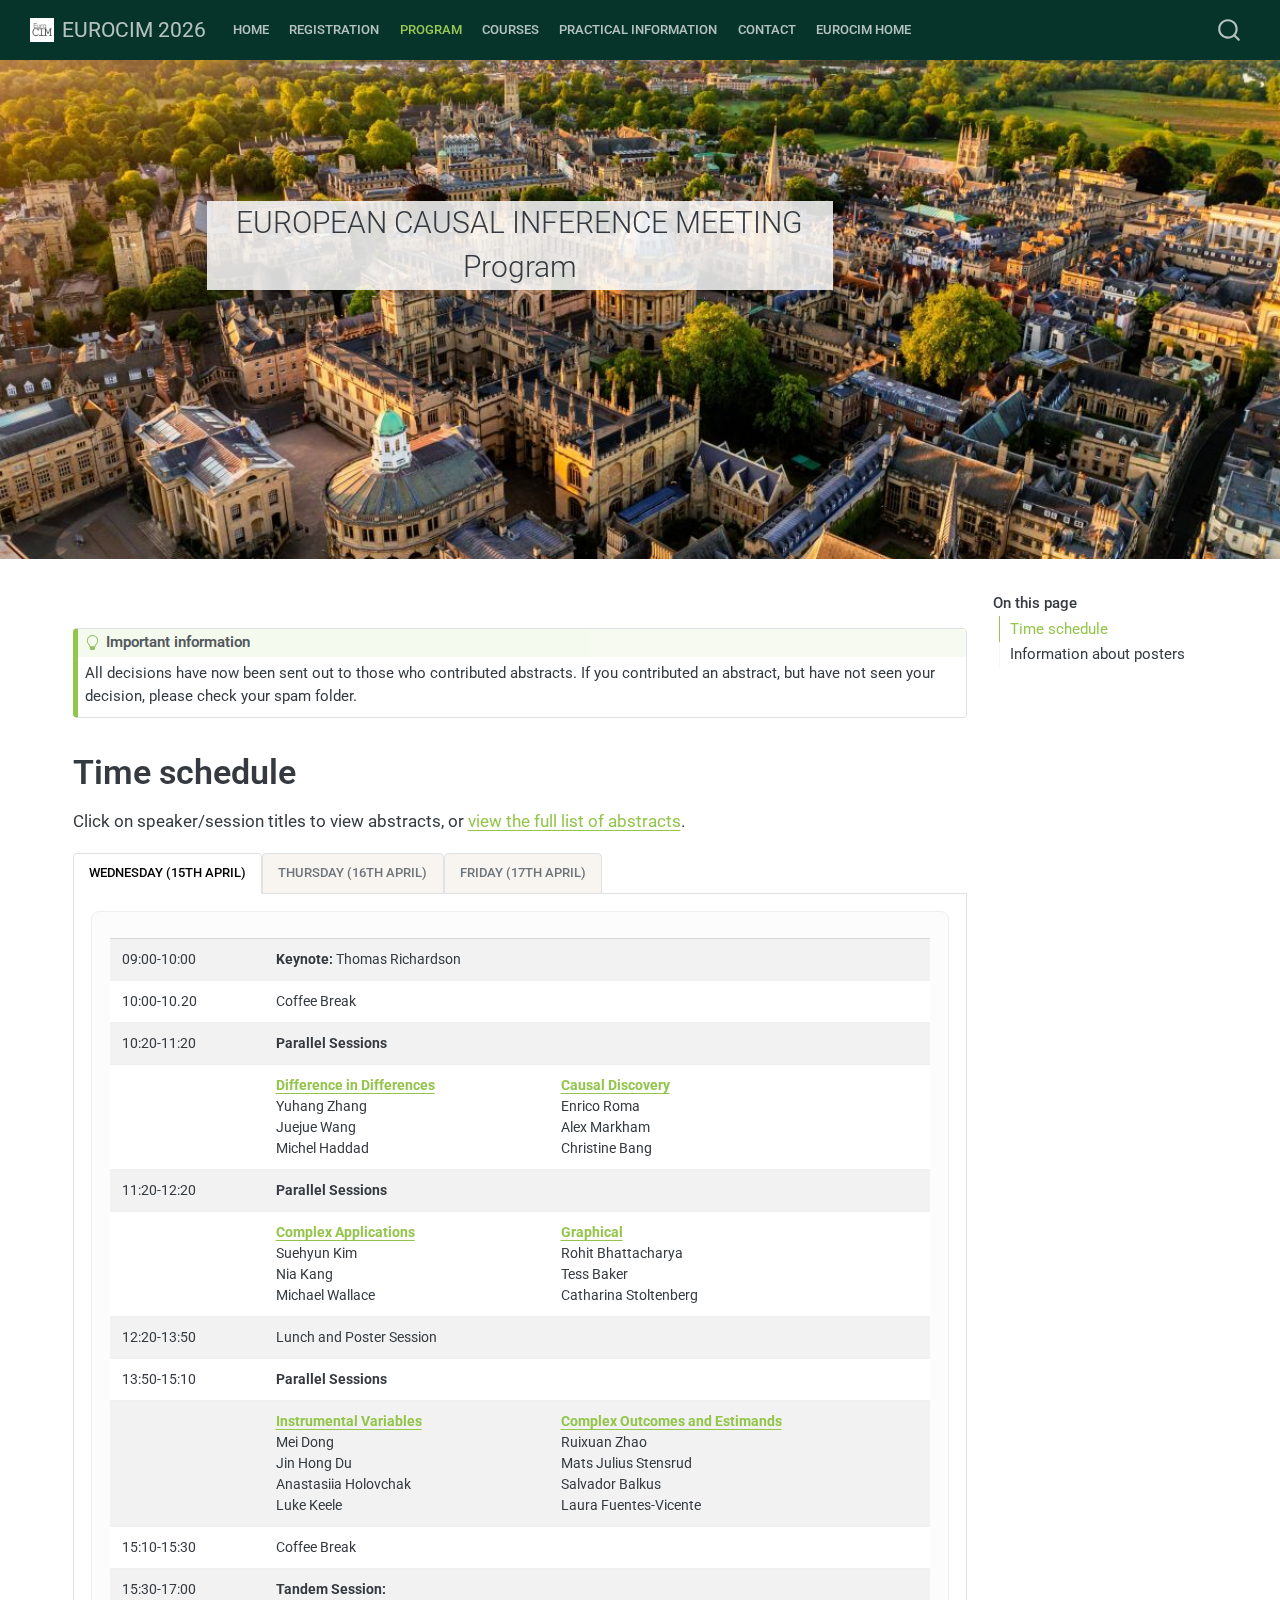
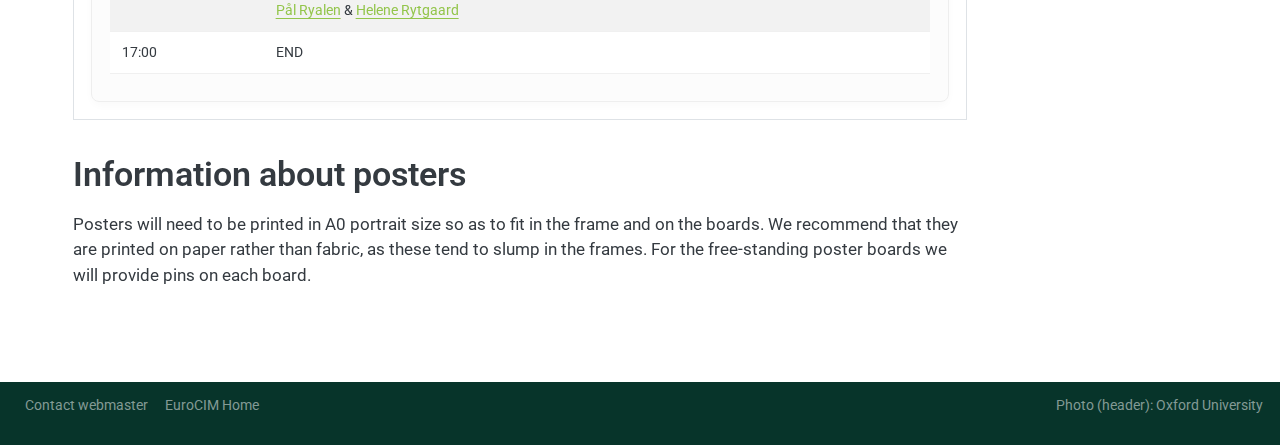
<file: docs/program/index.html>
<!DOCTYPE html>
<html xmlns="http://www.w3.org/1999/xhtml" lang="en" xml:lang="en"><head>

<meta charset="utf-8">
<meta name="generator" content="quarto-1.6.40">

<meta name="viewport" content="width=device-width, initial-scale=1.0, user-scalable=yes">


<title>index – European Causal Inference Meeting 2026 -- Oxford, UK</title>
<style>
code{white-space: pre-wrap;}
span.smallcaps{font-variant: small-caps;}
div.columns{display: flex; gap: min(4vw, 1.5em);}
div.column{flex: auto; overflow-x: auto;}
div.hanging-indent{margin-left: 1.5em; text-indent: -1.5em;}
ul.task-list{list-style: none;}
ul.task-list li input[type="checkbox"] {
  width: 0.8em;
  margin: 0 0.8em 0.2em -1em; /* quarto-specific, see https://github.com/quarto-dev/quarto-cli/issues/4556 */ 
  vertical-align: middle;
}
</style>


<script src="../site_libs/quarto-nav/quarto-nav.js"></script>
<script src="../site_libs/clipboard/clipboard.min.js"></script>
<script src="../site_libs/quarto-search/autocomplete.umd.js"></script>
<script src="../site_libs/quarto-search/fuse.min.js"></script>
<script src="../site_libs/quarto-search/quarto-search.js"></script>
<meta name="quarto:offset" content="../">
<link href="../eurocim-icon.gif" rel="icon" type="image/gif">
<script src="../site_libs/quarto-html/quarto.js"></script>
<script src="../site_libs/quarto-html/popper.min.js"></script>
<script src="../site_libs/quarto-html/tippy.umd.min.js"></script>
<script src="../site_libs/quarto-html/anchor.min.js"></script>
<link href="../site_libs/quarto-html/tippy.css" rel="stylesheet">
<link href="../site_libs/quarto-html/quarto-syntax-highlighting-549806ee2085284f45b00abea8c6df48.css" rel="stylesheet" id="quarto-text-highlighting-styles">
<script src="../site_libs/bootstrap/bootstrap.min.js"></script>
<link href="../site_libs/bootstrap/bootstrap-icons.css" rel="stylesheet">
<link href="../site_libs/bootstrap/bootstrap-918251d4c5010c72b2a08baf46ce9e1c.min.css" rel="stylesheet" append-hash="true" id="quarto-bootstrap" data-mode="light">
<script id="quarto-search-options" type="application/json">{
  "location": "navbar",
  "copy-button": false,
  "collapse-after": 3,
  "panel-placement": "end",
  "type": "overlay",
  "limit": 50,
  "keyboard-shortcut": [
    "f",
    "/",
    "s"
  ],
  "show-item-context": false,
  "language": {
    "search-no-results-text": "No results",
    "search-matching-documents-text": "matching documents",
    "search-copy-link-title": "Copy link to search",
    "search-hide-matches-text": "Hide additional matches",
    "search-more-match-text": "more match in this document",
    "search-more-matches-text": "more matches in this document",
    "search-clear-button-title": "Clear",
    "search-text-placeholder": "",
    "search-detached-cancel-button-title": "Cancel",
    "search-submit-button-title": "Submit",
    "search-label": "Search"
  }
}</script>
<style>

      .quarto-title-block .quarto-title-banner {
        background-image: url(../images/oxford-header.jpg);
background-size: cover;
      }
</style>


<link rel="stylesheet" href="../styles.css">
<link rel="stylesheet" href="../modal.css">
<meta property="og:title" content="European Causal Inference Meeting 2026 – Oxford, UK">
<meta property="og:description" content="EUROPEAN CAUSAL INFERENCE MEETING Program">
<meta property="og:image" content="eurocim-icon.gif">
<meta property="og:site_name" content="European Causal Inference Meeting 2026 -- Oxford, UK">
</head>

<body class="nav-fixed">

<div id="quarto-search-results"></div>
  <header id="quarto-header" class="headroom fixed-top quarto-banner">
    <nav class="navbar navbar-expand-lg " data-bs-theme="dark">
      <div class="navbar-container container-fluid">
      <div class="navbar-brand-container mx-auto">
    <a href="../index.html" class="navbar-brand navbar-brand-logo">
    <img src="../eurocim-icon.gif" alt="" class="navbar-logo">
    </a>
    <a class="navbar-brand" href="../index.html">
    <span class="navbar-title">EUROCIM 2026</span>
    </a>
  </div>
            <div id="quarto-search" class="" title="Search"></div>
          <button class="navbar-toggler" type="button" data-bs-toggle="collapse" data-bs-target="#navbarCollapse" aria-controls="navbarCollapse" role="menu" aria-expanded="false" aria-label="Toggle navigation" onclick="if (window.quartoToggleHeadroom) { window.quartoToggleHeadroom(); }">
  <span class="navbar-toggler-icon"></span>
</button>
          <div class="collapse navbar-collapse" id="navbarCollapse">
            <ul class="navbar-nav navbar-nav-scroll me-auto">
  <li class="nav-item">
    <a class="nav-link" href="../index.html"> 
<span class="menu-text">Home</span></a>
  </li>  
  <li class="nav-item">
    <a class="nav-link" href="../registration.html"> 
<span class="menu-text">Registration</span></a>
  </li>  
  <li class="nav-item">
    <a class="nav-link active" href="../program/index.html" aria-current="page"> 
<span class="menu-text">Program</span></a>
  </li>  
  <li class="nav-item">
    <a class="nav-link" href="../courses.html"> 
<span class="menu-text">Courses</span></a>
  </li>  
  <li class="nav-item">
    <a class="nav-link" href="../practical.html"> 
<span class="menu-text">Practical Information</span></a>
  </li>  
  <li class="nav-item">
    <a class="nav-link" href="../contact.html"> 
<span class="menu-text">Contact</span></a>
  </li>  
  <li class="nav-item">
    <a class="nav-link" href="https://eurocim.org/"> 
<span class="menu-text">EuroCIM Home</span></a>
  </li>  
</ul>
          </div> <!-- /navcollapse -->
            <div class="quarto-navbar-tools">
</div>
      </div> <!-- /container-fluid -->
    </nav>
</header>
<!-- content -->
<header id="title-block-header" class="quarto-title-block default page-columns page-full">
  <div class="quarto-title-banner page-columns page-full">
    <div class="quarto-title column-page-left">
      
            <p class="subtitle lead">EUROPEAN CAUSAL INFERENCE MEETING<br> Program</p>
                      </div>
  </div>
    
  
  <div class="quarto-title-meta column-page-left">

      
    
      
    </div>
    
  
  </header><div id="quarto-content" class="quarto-container page-columns page-rows-contents page-layout-full page-navbar">
<!-- sidebar -->
<!-- margin-sidebar -->
    <div id="quarto-margin-sidebar" class="sidebar margin-sidebar">
        <nav id="TOC" role="doc-toc" class="toc-active">
    <h2 id="toc-title">On this page</h2>
   
  <ul class="collapse">
  <li><a href="#time-schedule" id="toc-time-schedule" class="nav-link active" data-scroll-target="#time-schedule">Time schedule</a></li>
  <li><a href="#information-about-posters" id="toc-information-about-posters" class="nav-link" data-scroll-target="#information-about-posters">Information about posters</a></li>
  </ul>
</nav>
    </div>
<!-- main -->
<main class="content quarto-banner-title-block column-page-left" id="quarto-document-content">





<div class="callout callout-style-default callout-tip callout-titled">
<div class="callout-header d-flex align-content-center">
<div class="callout-icon-container">
<i class="callout-icon"></i>
</div>
<div class="callout-title-container flex-fill">
Important information
</div>
</div>
<div class="callout-body-container callout-body">
<p>All decisions have now been sent out to those who contributed abstracts. If you contributed an abstract, but have not seen your decision, please check your spam folder.</p>
</div>
</div>
<section id="time-schedule" class="level1">
<h1>Time schedule</h1>
<p>Click on speaker/session titles to view abstracts, or <a href="../program/talk-abstracts.html">view the full list of abstracts</a>.</p>
<div class="tabset-margin-container"></div><div class="panel-tabset">
<ul class="nav nav-tabs" role="tablist"><li class="nav-item" role="presentation"><a class="nav-link active" id="tabset-1-1-tab" data-bs-toggle="tab" data-bs-target="#tabset-1-1" role="tab" aria-controls="tabset-1-1" aria-selected="true">Wednesday (15th April)</a></li><li class="nav-item" role="presentation"><a class="nav-link" id="tabset-1-2-tab" data-bs-toggle="tab" data-bs-target="#tabset-1-2" role="tab" aria-controls="tabset-1-2" aria-selected="false">Thursday (16th April)</a></li><li class="nav-item" role="presentation"><a class="nav-link" id="tabset-1-3-tab" data-bs-toggle="tab" data-bs-target="#tabset-1-3" role="tab" aria-controls="tabset-1-3" aria-selected="false">Friday (17th April)</a></li></ul>
<div class="tab-content">
<div id="tabset-1-1" class="tab-pane active" role="tabpanel" aria-labelledby="tabset-1-1-tab">
<div class="table-card">
<table class="dataframe eurocim-table table table-sm table-striped small">
<tbody>
<tr>
<td>
09:00-10:00
</td>
<td colspan="2">
<strong>Keynote:</strong> Thomas Richardson
</td>
</tr>
<tr>
<td>
10:00-10.20
</td>
<td colspan="2">
Coffee Break
</td>
</tr>
<tr>
<td>
10:20-11:20
</td>
<td colspan="2">
<strong>Parallel Sessions</strong>
</td>
</tr>
<tr>
<td>
</td>
<td>
<a href="talk-abstracts.html#difference-in-differences"><strong>Difference in Differences</strong></a> <br> Yuhang Zhang<br> Juejue Wang<br> Michel Haddad
</td>
<td>
<a href="talk-abstracts.html#causal-discovery"><strong>Causal Discovery</strong></a><br> Enrico Roma<br> Alex Markham<br> Christine Bang
</td>
</tr>
<tr>
<td>
11:20-12:20
</td>
<td colspan="2">
<strong>Parallel Sessions</strong>
</td>
</tr>
<tr>
<td>
</td>
<td>
<a href="talk-abstracts.html#complex-applications"><strong>Complex Applications</strong></a><br> Suehyun Kim <br> Nia Kang<br> Michael Wallace
</td>
<td>
<a href="talk-abstracts.html#graphical"><strong>Graphical</strong></a><br> Rohit Bhattacharya<br> Tess Baker<br> Catharina Stoltenberg
</td>
</tr>
<tr>
<td>
12:20-13:50
</td>
<td colspan="2">
Lunch and Poster Session
</td>
</tr>
<tr>
<td>
13:50-15:10
</td>
<td colspan="2">
<strong>Parallel Sessions</strong>
</td>
</tr>
<tr>
<td>
</td>
<td>
<a href="talk-abstracts.html#instrumental-variables"><strong>Instrumental Variables</strong></a><br> Mei Dong<br> Jin Hong Du <br> Anastasiia Holovchak <br> Luke Keele
</td>
<td>
<a href="talk-abstracts.html#complex-outcomes-and-estimands"><strong>Complex Outcomes and Estimands</strong></a><br> Ruixuan Zhao<br> Mats Julius Stensrud <br> Salvador Balkus <br> Laura Fuentes-Vicente
</td>
</tr>
<tr>
<td>
15:10-15:30
</td>
<td colspan="2">
Coffee Break
</td>
</tr>
<tr>
<td>
15:30-17:00
</td>
<td colspan="2">
<strong>Tandem Session:</strong><br> <a href="talk-abstracts.html#pal-ryalen">Pål Ryalen</a> &amp; <a href="talk-abstracts.html#helene-rytgaard">Helene Rytgaard</a>
</td>
</tr>
<tr>
<td>
17:00
</td>
<td colspan="2">
END
</td>
</tr>
</tbody>
</table>
</div>
</div>
<div id="tabset-1-2" class="tab-pane" role="tabpanel" aria-labelledby="tabset-1-2-tab">
<div class="table-card">
<table class="dataframe eurocim-table table table-sm table-striped small">
<tbody>
<tr>
<td>
09:00-10:00
</td>
<td colspan="2">
<strong>Keynote:</strong> <a href="talk-abstracts.html#negar-kiyavash">Negar Kiyavash</a>
</td>
</tr>
<tr>
<td>
10:00-11:00
</td>
<td colspan="2">
<strong>Parallel Sessions</strong>
</td>
</tr>
<tr>
<td>
</td>
<td>
<a href="talk-abstracts.html#mediation"><strong>Mediation</strong></a> <br> Marie-Felicia Beclin <br> Lukas Laffers<br>Felix Elwert
</td>
<td>
<a href="talk-abstracts.html#sensitivity-and-bounds"><strong>Sensitivity and Bounds</strong></a><br>Martina Scauda<br>Sina Akbari<br>Gellért Perényi
</td>
</tr>
<tr>
<td>
11:00-11:20
</td>
<td colspan="2">
Coffee Break
</td>
</tr>
<tr>
<td>
11:20-12:40
</td>
<td colspan="2">
<strong>Parallel Sessions</strong>
</td>
</tr>
<tr>
<td>
</td>
<td>
<a href="talk-abstracts.html#practical-data-challenges"><strong>Practical Data Challenges</strong></a><br>Theresa M. A. Schmitz<br>Leah Pirondini<br>Silvan Vollmer<br>Ruth Keogh
</td>
<td>
<a href="talk-abstracts.html#heterogenous-effects"><strong>Heterogenous Effects</strong></a><br>Anders Munch<br>Michael Cork<br>Simon Christoffer Ziersen<br>Johanna Kutz
</td>
</tr>
<tr>
<td>
12:40-14:10
</td>
<td colspan="2">
Lunch and Poster Session
</td>
</tr>
<tr>
<td>
14:10-15:10
</td>
<td colspan="2">
<strong>Parallel Sessions</strong>
</td>
</tr>
<tr>
<td>
</td>
<td>
<a href="talk-abstracts.html#complex-treatmentexposures"><strong>Complex Treatment/Exposures</strong></a><br>Nicholas Williams<br>Laura Forastiere<br>Federico Bertoia
</td>
<td>
<a href="talk-abstracts.html#emulated-trials"><strong>Emulated Trials</strong></a><br>Emily Wu<br>Shunzhuang Huang<br>Edoardo Efrem Gervasoni
</td>
</tr>
<tr>
<td>
15:10-15:30
</td>
<td colspan="2">
Coffee Break
</td>
</tr>
<tr>
<td>
15:30-17:00
</td>
<td colspan="2">
<strong>Tandem Session:</strong><br>Elizabeth Williamson &amp; Johan Manuel de Aguas Pérez
</td>
</tr>
<tr>
<td>
17:00
</td>
<td colspan="2">
END
</td>
</tr>
</tbody>
</table>
</div>
</div>
<div id="tabset-1-3" class="tab-pane" role="tabpanel" aria-labelledby="tabset-1-3-tab">
<div class="table-card">
<table class="dataframe eurocim-table table table-sm table-striped small">
<tbody>
<tr>
<td>
09:00-10:30
</td>
<td colspan="2">
<strong>Tandem Session:</strong><br>Fredrik Sävje &amp; Corwin M Zigler
</td>
</tr>
<tr>
<td>
10:30-10:50
</td>
<td colspan="2">
Coffee Break
</td>
</tr>
<tr>
<td>
10:50-11:50
</td>
<td colspan="2">
<strong>Parallel Sessions</strong>
</td>
</tr>
<tr>
<td>
</td>
<td>
<a href="talk-abstracts.html#heterogenous-effects-extensions"><strong>Heterogenous Effects Extensions</strong></a><br>Paweł Morzywołek<br>Philipp Bach<br>Angelos Alexopoulos
</td>
<td>
<a href="talk-abstracts.html#transportability"><strong>Transportability</strong></a><br>Veronica Ballerini<br>Tat-Thang Vo<br>Rhian Daniel
</td>
</tr>
<tr>
<td>
11:50-12:30
</td>
<td colspan="2">
Lunch
</td>
</tr>
<tr>
<td>
12:30-13:30
</td>
<td colspan="2">
<strong>Keynote:</strong> <a href="talk-abstracts.html#philip-dawid">Philip Dawid</a>
</td>
</tr>
<tr>
<td>
13:30-14:30
</td>
<td colspan="2">
<strong>Panel:</strong> Philosophical Perspectives on Causal Inference, and How to Translate Those into Practice<br><strong>Panelists:</strong> Nancy Cartwright, Philip Dawid, Sander Beckers
</td>
</tr>
<tr>
<td>
14:30
</td>
<td colspan="2">
END
</td>
</tr>
</tbody>
</table>
</div>
</div>
</div>
</div>
</section>
<section id="information-about-posters" class="level1">
<h1>Information about posters</h1>
<p>Posters will need to be printed in A0 portrait size so as to fit in the frame and on the boards. We recommend that they are printed on paper rather than fabric, as these tend to slump in the frames. For the free-standing poster boards we will provide pins on each board.</p>


</section>

</main> <!-- /main -->
<script id="quarto-html-after-body" type="application/javascript">
window.document.addEventListener("DOMContentLoaded", function (event) {
  const toggleBodyColorMode = (bsSheetEl) => {
    const mode = bsSheetEl.getAttribute("data-mode");
    const bodyEl = window.document.querySelector("body");
    if (mode === "dark") {
      bodyEl.classList.add("quarto-dark");
      bodyEl.classList.remove("quarto-light");
    } else {
      bodyEl.classList.add("quarto-light");
      bodyEl.classList.remove("quarto-dark");
    }
  }
  const toggleBodyColorPrimary = () => {
    const bsSheetEl = window.document.querySelector("link#quarto-bootstrap");
    if (bsSheetEl) {
      toggleBodyColorMode(bsSheetEl);
    }
  }
  toggleBodyColorPrimary();  
  const icon = "";
  const anchorJS = new window.AnchorJS();
  anchorJS.options = {
    placement: 'right',
    icon: icon
  };
  anchorJS.add('.anchored');
  const isCodeAnnotation = (el) => {
    for (const clz of el.classList) {
      if (clz.startsWith('code-annotation-')) {                     
        return true;
      }
    }
    return false;
  }
  const onCopySuccess = function(e) {
    // button target
    const button = e.trigger;
    // don't keep focus
    button.blur();
    // flash "checked"
    button.classList.add('code-copy-button-checked');
    var currentTitle = button.getAttribute("title");
    button.setAttribute("title", "Copied!");
    let tooltip;
    if (window.bootstrap) {
      button.setAttribute("data-bs-toggle", "tooltip");
      button.setAttribute("data-bs-placement", "left");
      button.setAttribute("data-bs-title", "Copied!");
      tooltip = new bootstrap.Tooltip(button, 
        { trigger: "manual", 
          customClass: "code-copy-button-tooltip",
          offset: [0, -8]});
      tooltip.show();    
    }
    setTimeout(function() {
      if (tooltip) {
        tooltip.hide();
        button.removeAttribute("data-bs-title");
        button.removeAttribute("data-bs-toggle");
        button.removeAttribute("data-bs-placement");
      }
      button.setAttribute("title", currentTitle);
      button.classList.remove('code-copy-button-checked');
    }, 1000);
    // clear code selection
    e.clearSelection();
  }
  const getTextToCopy = function(trigger) {
      const codeEl = trigger.previousElementSibling.cloneNode(true);
      for (const childEl of codeEl.children) {
        if (isCodeAnnotation(childEl)) {
          childEl.remove();
        }
      }
      return codeEl.innerText;
  }
  const clipboard = new window.ClipboardJS('.code-copy-button:not([data-in-quarto-modal])', {
    text: getTextToCopy
  });
  clipboard.on('success', onCopySuccess);
  if (window.document.getElementById('quarto-embedded-source-code-modal')) {
    const clipboardModal = new window.ClipboardJS('.code-copy-button[data-in-quarto-modal]', {
      text: getTextToCopy,
      container: window.document.getElementById('quarto-embedded-source-code-modal')
    });
    clipboardModal.on('success', onCopySuccess);
  }
    var localhostRegex = new RegExp(/^(?:http|https):\/\/localhost\:?[0-9]*\//);
    var mailtoRegex = new RegExp(/^mailto:/);
      var filterRegex = new RegExp('/' + window.location.host + '/');
    var isInternal = (href) => {
        return filterRegex.test(href) || localhostRegex.test(href) || mailtoRegex.test(href);
    }
    // Inspect non-navigation links and adorn them if external
 	var links = window.document.querySelectorAll('a[href]:not(.nav-link):not(.navbar-brand):not(.toc-action):not(.sidebar-link):not(.sidebar-item-toggle):not(.pagination-link):not(.no-external):not([aria-hidden]):not(.dropdown-item):not(.quarto-navigation-tool):not(.about-link)');
    for (var i=0; i<links.length; i++) {
      const link = links[i];
      if (!isInternal(link.href)) {
        // undo the damage that might have been done by quarto-nav.js in the case of
        // links that we want to consider external
        if (link.dataset.originalHref !== undefined) {
          link.href = link.dataset.originalHref;
        }
      }
    }
  function tippyHover(el, contentFn, onTriggerFn, onUntriggerFn) {
    const config = {
      allowHTML: true,
      maxWidth: 500,
      delay: 100,
      arrow: false,
      appendTo: function(el) {
          return el.parentElement;
      },
      interactive: true,
      interactiveBorder: 10,
      theme: 'quarto',
      placement: 'bottom-start',
    };
    if (contentFn) {
      config.content = contentFn;
    }
    if (onTriggerFn) {
      config.onTrigger = onTriggerFn;
    }
    if (onUntriggerFn) {
      config.onUntrigger = onUntriggerFn;
    }
    window.tippy(el, config); 
  }
  const noterefs = window.document.querySelectorAll('a[role="doc-noteref"]');
  for (var i=0; i<noterefs.length; i++) {
    const ref = noterefs[i];
    tippyHover(ref, function() {
      // use id or data attribute instead here
      let href = ref.getAttribute('data-footnote-href') || ref.getAttribute('href');
      try { href = new URL(href).hash; } catch {}
      const id = href.replace(/^#\/?/, "");
      const note = window.document.getElementById(id);
      if (note) {
        return note.innerHTML;
      } else {
        return "";
      }
    });
  }
  const xrefs = window.document.querySelectorAll('a.quarto-xref');
  const processXRef = (id, note) => {
    // Strip column container classes
    const stripColumnClz = (el) => {
      el.classList.remove("page-full", "page-columns");
      if (el.children) {
        for (const child of el.children) {
          stripColumnClz(child);
        }
      }
    }
    stripColumnClz(note)
    if (id === null || id.startsWith('sec-')) {
      // Special case sections, only their first couple elements
      const container = document.createElement("div");
      if (note.children && note.children.length > 2) {
        container.appendChild(note.children[0].cloneNode(true));
        for (let i = 1; i < note.children.length; i++) {
          const child = note.children[i];
          if (child.tagName === "P" && child.innerText === "") {
            continue;
          } else {
            container.appendChild(child.cloneNode(true));
            break;
          }
        }
        if (window.Quarto?.typesetMath) {
          window.Quarto.typesetMath(container);
        }
        return container.innerHTML
      } else {
        if (window.Quarto?.typesetMath) {
          window.Quarto.typesetMath(note);
        }
        return note.innerHTML;
      }
    } else {
      // Remove any anchor links if they are present
      const anchorLink = note.querySelector('a.anchorjs-link');
      if (anchorLink) {
        anchorLink.remove();
      }
      if (window.Quarto?.typesetMath) {
        window.Quarto.typesetMath(note);
      }
      if (note.classList.contains("callout")) {
        return note.outerHTML;
      } else {
        return note.innerHTML;
      }
    }
  }
  for (var i=0; i<xrefs.length; i++) {
    const xref = xrefs[i];
    tippyHover(xref, undefined, function(instance) {
      instance.disable();
      let url = xref.getAttribute('href');
      let hash = undefined; 
      if (url.startsWith('#')) {
        hash = url;
      } else {
        try { hash = new URL(url).hash; } catch {}
      }
      if (hash) {
        const id = hash.replace(/^#\/?/, "");
        const note = window.document.getElementById(id);
        if (note !== null) {
          try {
            const html = processXRef(id, note.cloneNode(true));
            instance.setContent(html);
          } finally {
            instance.enable();
            instance.show();
          }
        } else {
          // See if we can fetch this
          fetch(url.split('#')[0])
          .then(res => res.text())
          .then(html => {
            const parser = new DOMParser();
            const htmlDoc = parser.parseFromString(html, "text/html");
            const note = htmlDoc.getElementById(id);
            if (note !== null) {
              const html = processXRef(id, note);
              instance.setContent(html);
            } 
          }).finally(() => {
            instance.enable();
            instance.show();
          });
        }
      } else {
        // See if we can fetch a full url (with no hash to target)
        // This is a special case and we should probably do some content thinning / targeting
        fetch(url)
        .then(res => res.text())
        .then(html => {
          const parser = new DOMParser();
          const htmlDoc = parser.parseFromString(html, "text/html");
          const note = htmlDoc.querySelector('main.content');
          if (note !== null) {
            // This should only happen for chapter cross references
            // (since there is no id in the URL)
            // remove the first header
            if (note.children.length > 0 && note.children[0].tagName === "HEADER") {
              note.children[0].remove();
            }
            const html = processXRef(null, note);
            instance.setContent(html);
          } 
        }).finally(() => {
          instance.enable();
          instance.show();
        });
      }
    }, function(instance) {
    });
  }
      let selectedAnnoteEl;
      const selectorForAnnotation = ( cell, annotation) => {
        let cellAttr = 'data-code-cell="' + cell + '"';
        let lineAttr = 'data-code-annotation="' +  annotation + '"';
        const selector = 'span[' + cellAttr + '][' + lineAttr + ']';
        return selector;
      }
      const selectCodeLines = (annoteEl) => {
        const doc = window.document;
        const targetCell = annoteEl.getAttribute("data-target-cell");
        const targetAnnotation = annoteEl.getAttribute("data-target-annotation");
        const annoteSpan = window.document.querySelector(selectorForAnnotation(targetCell, targetAnnotation));
        const lines = annoteSpan.getAttribute("data-code-lines").split(",");
        const lineIds = lines.map((line) => {
          return targetCell + "-" + line;
        })
        let top = null;
        let height = null;
        let parent = null;
        if (lineIds.length > 0) {
            //compute the position of the single el (top and bottom and make a div)
            const el = window.document.getElementById(lineIds[0]);
            top = el.offsetTop;
            height = el.offsetHeight;
            parent = el.parentElement.parentElement;
          if (lineIds.length > 1) {
            const lastEl = window.document.getElementById(lineIds[lineIds.length - 1]);
            const bottom = lastEl.offsetTop + lastEl.offsetHeight;
            height = bottom - top;
          }
          if (top !== null && height !== null && parent !== null) {
            // cook up a div (if necessary) and position it 
            let div = window.document.getElementById("code-annotation-line-highlight");
            if (div === null) {
              div = window.document.createElement("div");
              div.setAttribute("id", "code-annotation-line-highlight");
              div.style.position = 'absolute';
              parent.appendChild(div);
            }
            div.style.top = top - 2 + "px";
            div.style.height = height + 4 + "px";
            div.style.left = 0;
            let gutterDiv = window.document.getElementById("code-annotation-line-highlight-gutter");
            if (gutterDiv === null) {
              gutterDiv = window.document.createElement("div");
              gutterDiv.setAttribute("id", "code-annotation-line-highlight-gutter");
              gutterDiv.style.position = 'absolute';
              const codeCell = window.document.getElementById(targetCell);
              const gutter = codeCell.querySelector('.code-annotation-gutter');
              gutter.appendChild(gutterDiv);
            }
            gutterDiv.style.top = top - 2 + "px";
            gutterDiv.style.height = height + 4 + "px";
          }
          selectedAnnoteEl = annoteEl;
        }
      };
      const unselectCodeLines = () => {
        const elementsIds = ["code-annotation-line-highlight", "code-annotation-line-highlight-gutter"];
        elementsIds.forEach((elId) => {
          const div = window.document.getElementById(elId);
          if (div) {
            div.remove();
          }
        });
        selectedAnnoteEl = undefined;
      };
        // Handle positioning of the toggle
    window.addEventListener(
      "resize",
      throttle(() => {
        elRect = undefined;
        if (selectedAnnoteEl) {
          selectCodeLines(selectedAnnoteEl);
        }
      }, 10)
    );
    function throttle(fn, ms) {
    let throttle = false;
    let timer;
      return (...args) => {
        if(!throttle) { // first call gets through
            fn.apply(this, args);
            throttle = true;
        } else { // all the others get throttled
            if(timer) clearTimeout(timer); // cancel #2
            timer = setTimeout(() => {
              fn.apply(this, args);
              timer = throttle = false;
            }, ms);
        }
      };
    }
      // Attach click handler to the DT
      const annoteDls = window.document.querySelectorAll('dt[data-target-cell]');
      for (const annoteDlNode of annoteDls) {
        annoteDlNode.addEventListener('click', (event) => {
          const clickedEl = event.target;
          if (clickedEl !== selectedAnnoteEl) {
            unselectCodeLines();
            const activeEl = window.document.querySelector('dt[data-target-cell].code-annotation-active');
            if (activeEl) {
              activeEl.classList.remove('code-annotation-active');
            }
            selectCodeLines(clickedEl);
            clickedEl.classList.add('code-annotation-active');
          } else {
            // Unselect the line
            unselectCodeLines();
            clickedEl.classList.remove('code-annotation-active');
          }
        });
      }
  const findCites = (el) => {
    const parentEl = el.parentElement;
    if (parentEl) {
      const cites = parentEl.dataset.cites;
      if (cites) {
        return {
          el,
          cites: cites.split(' ')
        };
      } else {
        return findCites(el.parentElement)
      }
    } else {
      return undefined;
    }
  };
  var bibliorefs = window.document.querySelectorAll('a[role="doc-biblioref"]');
  for (var i=0; i<bibliorefs.length; i++) {
    const ref = bibliorefs[i];
    const citeInfo = findCites(ref);
    if (citeInfo) {
      tippyHover(citeInfo.el, function() {
        var popup = window.document.createElement('div');
        citeInfo.cites.forEach(function(cite) {
          var citeDiv = window.document.createElement('div');
          citeDiv.classList.add('hanging-indent');
          citeDiv.classList.add('csl-entry');
          var biblioDiv = window.document.getElementById('ref-' + cite);
          if (biblioDiv) {
            citeDiv.innerHTML = biblioDiv.innerHTML;
          }
          popup.appendChild(citeDiv);
        });
        return popup.innerHTML;
      });
    }
  }
});
</script>
</div> <!-- /content -->
<footer class="footer">
  <div class="nav-footer">
    <div class="nav-footer-left">
      <ul class="footer-items list-unstyled">
    <li class="nav-item">
    <a class="nav-link" href="mailto:european.cim@gmail.com">
<p>Contact webmaster</p>
</a>
  </li>  
    <li class="nav-item">
    <a class="nav-link" href="https://eurocim.org/">
<p>EuroCIM Home</p>
</a>
  </li>  
</ul>
    </div>   
    <div class="nav-footer-center">
      &nbsp;
    </div>
    <div class="nav-footer-right">
      <ul class="footer-items list-unstyled">
    <li class="nav-item">
 Photo (header): Oxford University
  </li>  
</ul>
    </div>
  </div>
</footer>




</body></html>
</file>
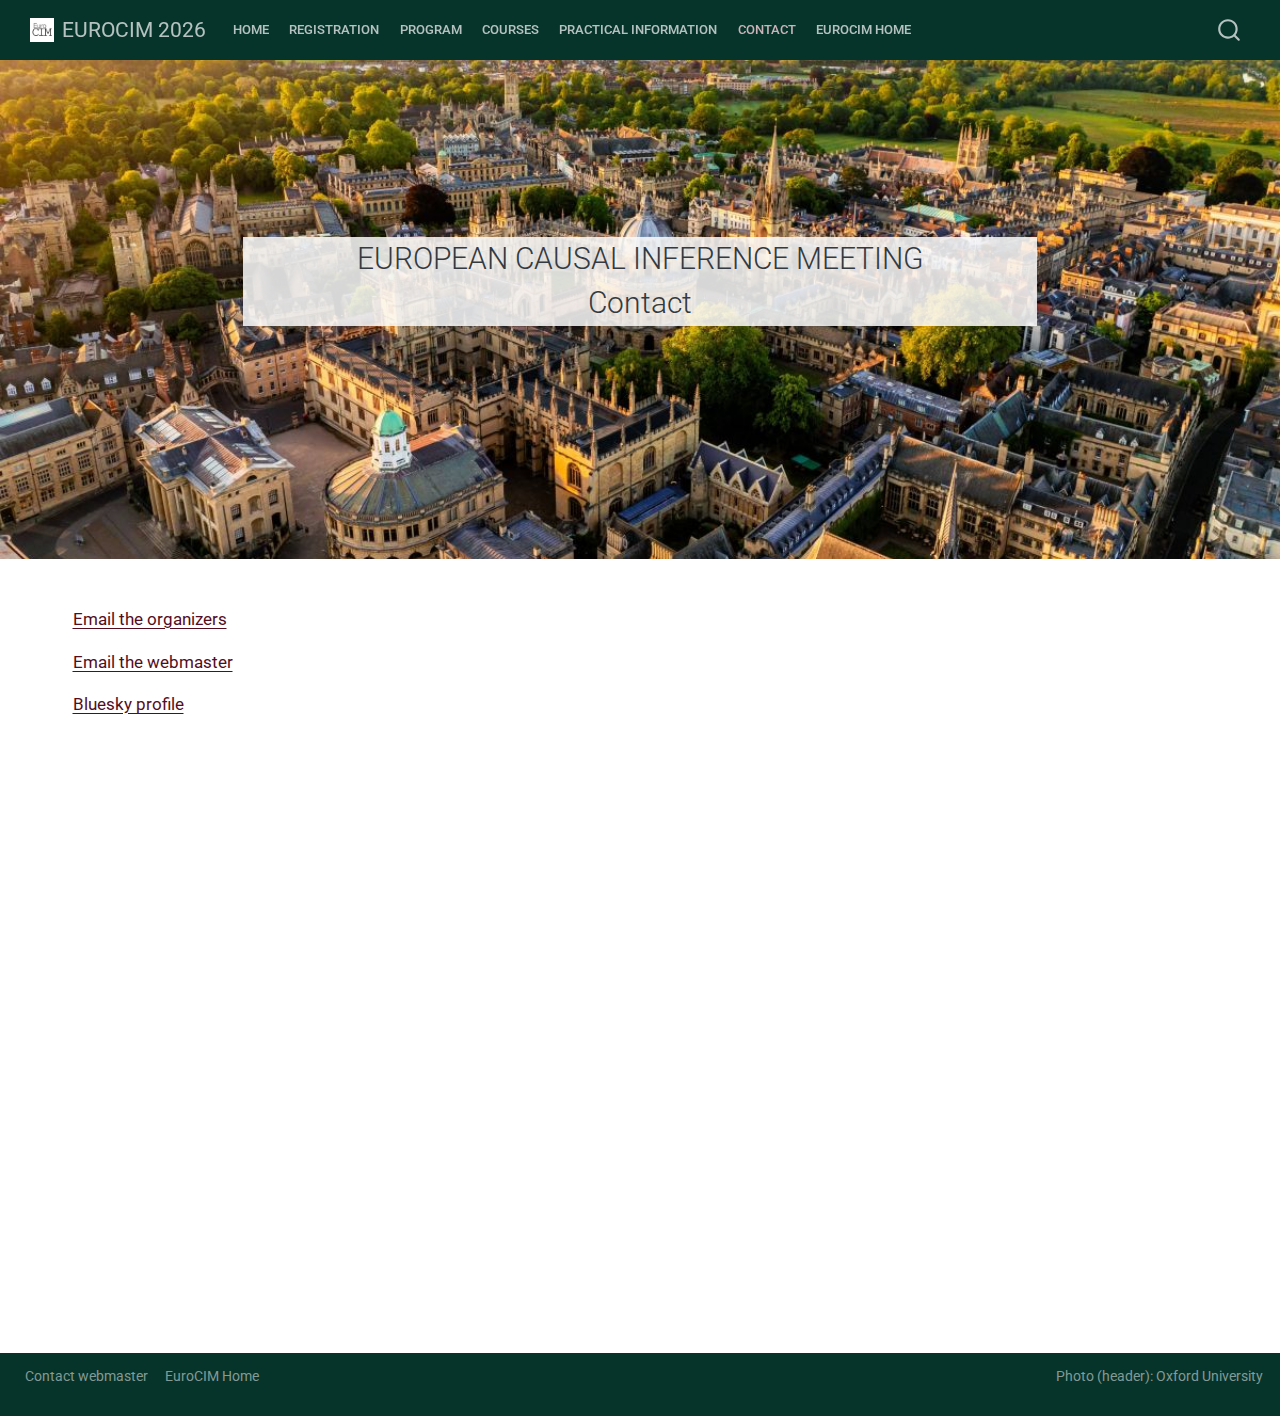
<file: docs/contact.html>
<!DOCTYPE html>
<html xmlns="http://www.w3.org/1999/xhtml" lang="en" xml:lang="en"><head>

<meta charset="utf-8">
<meta name="generator" content="quarto-1.9.37">

<meta name="viewport" content="width=device-width, initial-scale=1.0, user-scalable=yes">


<title>contact – European Causal Inference Meeting 2026 -- Oxford, UK</title>
<style>
/* Default styles provided by pandoc.
** See https://pandoc.org/MANUAL.html#variables-for-html for config info.
*/
code{white-space: pre-wrap;}
span.smallcaps{font-variant: small-caps;}
div.columns{display: flex; gap: min(4vw, 1.5em);}
div.column{flex: auto; overflow-x: auto;}
div.hanging-indent{margin-left: 1.5em; text-indent: -1.5em;}
ul.task-list{list-style: none;}
ul.task-list li input[type="checkbox"] {
  width: 0.8em;
  margin: 0 0.8em 0.2em -1em; /* quarto-specific, see https://github.com/quarto-dev/quarto-cli/issues/4556 */ 
  vertical-align: middle;
}
</style>


<script src="site_libs/quarto-nav/quarto-nav.js"></script>
<script src="site_libs/clipboard/clipboard.min.js"></script>
<script src="site_libs/quarto-search/autocomplete.umd.js"></script>
<script src="site_libs/quarto-search/fuse.min.js"></script>
<script src="site_libs/quarto-search/quarto-search.js"></script>
<meta name="quarto:offset" content="./">
<link href="./eurocim-icon.gif" rel="icon" type="image/gif">
<script src="site_libs/quarto-html/quarto.js" type="module"></script>
<script src="site_libs/quarto-html/tabsets/tabsets.js" type="module"></script>
<script src="site_libs/quarto-html/popper.min.js"></script>
<script src="site_libs/quarto-html/tippy.umd.min.js"></script>
<script src="site_libs/quarto-html/anchor.min.js"></script>
<link href="site_libs/quarto-html/tippy.css" rel="stylesheet">
<link href="site_libs/quarto-html/quarto-syntax-highlighting-7f8f88aac4f3542376d5c11b86a4c14d.css" rel="stylesheet" id="quarto-text-highlighting-styles">
<script src="site_libs/bootstrap/bootstrap.min.js"></script>
<link href="site_libs/bootstrap/bootstrap-icons.css" rel="stylesheet">
<link href="site_libs/bootstrap/bootstrap-b99094181373c7c122010422523e39ce.min.css" rel="stylesheet" append-hash="true" id="quarto-bootstrap" data-mode="light">
<script id="quarto-search-options" type="application/json">{
  "location": "navbar",
  "copy-button": false,
  "collapse-after": 3,
  "panel-placement": "end",
  "type": "overlay",
  "limit": 50,
  "keyboard-shortcut": [
    "f",
    "/",
    "s"
  ],
  "show-item-context": false,
  "language": {
    "search-no-results-text": "No results",
    "search-matching-documents-text": "matching documents",
    "search-copy-link-title": "Copy link to search",
    "search-hide-matches-text": "Hide additional matches",
    "search-more-match-text": "more match in this document",
    "search-more-matches-text": "more matches in this document",
    "search-clear-button-title": "Clear",
    "search-text-placeholder": "",
    "search-detached-cancel-button-title": "Cancel",
    "search-submit-button-title": "Submit",
    "search-label": "Search"
  }
}</script>
<style>

      .quarto-title-block .quarto-title-banner {
        background-image: url(images/oxford-header.jpg);
background-size: cover;
      }
</style>


<link rel="stylesheet" href="styles.css">
<link rel="stylesheet" href="modal.css">
<meta property="og:title" content="European Causal Inference Meeting 2026 – Oxford, UK">
<meta property="og:description" content="EUROPEAN CAUSAL INFERENCE MEETING Contact">
<meta property="og:image" content="eurocim-icon.gif">
<meta property="og:site_name" content="European Causal Inference Meeting 2026 – Oxford, UK">
</head>

<body class="nav-fixed quarto-light">

<div id="quarto-search-results"></div>
  <header id="quarto-header" class="headroom fixed-top quarto-banner">
    <nav class="navbar navbar-expand-lg " data-bs-theme="dark">
      <div class="navbar-container container-fluid">
      <div class="navbar-brand-container mx-auto">
    <a href="./index.html" class="navbar-brand navbar-brand-logo">
    <img src="./eurocim-icon.gif" alt="" class="navbar-logo light-content">
    <img src="./eurocim-icon.gif" alt="" class="navbar-logo dark-content">
    </a>
    <a class="navbar-brand" href="./index.html">
    <span class="navbar-title">EUROCIM 2026</span>
    </a>
  </div>
            <div id="quarto-search" class="" title="Search"></div>
          <button class="navbar-toggler" type="button" data-bs-toggle="collapse" data-bs-target="#navbarCollapse" aria-controls="navbarCollapse" role="menu" aria-expanded="false" aria-label="Toggle navigation" onclick="if (window.quartoToggleHeadroom) { window.quartoToggleHeadroom(); }">
  <span class="navbar-toggler-icon"></span>
</button>
          <div class="collapse navbar-collapse" id="navbarCollapse">
            <ul class="navbar-nav navbar-nav-scroll me-auto">
  <li class="nav-item">
    <a class="nav-link" href="./index.html"> 
<span class="menu-text">Home</span></a>
  </li>  
  <li class="nav-item">
    <a class="nav-link" href="./registration.html"> 
<span class="menu-text">Registration</span></a>
  </li>  
  <li class="nav-item">
    <a class="nav-link" href="./program/index.html"> 
<span class="menu-text">Program</span></a>
  </li>  
  <li class="nav-item">
    <a class="nav-link" href="./courses.html"> 
<span class="menu-text">Courses</span></a>
  </li>  
  <li class="nav-item">
    <a class="nav-link" href="./practical.html"> 
<span class="menu-text">Practical Information</span></a>
  </li>  
  <li class="nav-item">
    <a class="nav-link active" href="./contact.html" aria-current="page"> 
<span class="menu-text">Contact</span></a>
  </li>  
  <li class="nav-item">
    <a class="nav-link" href="https://eurocim.org/"> 
<span class="menu-text">EuroCIM Home</span></a>
  </li>  
</ul>
          </div> <!-- /navcollapse -->
            <div class="quarto-navbar-tools">
</div>
      </div> <!-- /container-fluid -->
    </nav>
</header>
<!-- content -->
<header id="title-block-header" class="quarto-title-block default page-columns page-full">
  <div class="quarto-title-banner page-columns page-full">
    <div class="quarto-title column-page">
      
            <p class="subtitle lead">EUROPEAN CAUSAL INFERENCE MEETING<br> Contact</p>
                      </div>
  </div>
    
  
  <div class="quarto-title-meta column-page">

      
    
      
    </div>
    
  
  </header><div id="quarto-content" class="quarto-container page-columns page-rows-contents page-layout-full page-navbar">
<!-- sidebar -->
<!-- margin-sidebar -->
    
<!-- main -->
<main class="content quarto-banner-title-block column-page" id="quarto-document-content">





<p><a href="mailto:eurocim.conf@gmail.com">Email the organizers</a></p>
<p><a href="mailto:eurocim.chairs@gmail.com">Email the webmaster</a></p>
<p><a href="https://bsky.app/profile/eurocim.bsky.social">Bluesky profile</a></p>



</main> <!-- /main -->
<script id="quarto-html-after-body" type="application/javascript">
  window.document.addEventListener("DOMContentLoaded", function (event) {
    const icon = "";
    const anchorJS = new window.AnchorJS();
    anchorJS.options = {
      placement: 'right',
      icon: icon
    };
    anchorJS.add('.anchored');
    const isCodeAnnotation = (el) => {
      for (const clz of el.classList) {
        if (clz.startsWith('code-annotation-')) {                     
          return true;
        }
      }
      return false;
    }
    const onCopySuccess = function(e) {
      // button target
      const button = e.trigger;
      // don't keep focus
      button.blur();
      // flash "checked"
      button.classList.add('code-copy-button-checked');
      var currentTitle = button.getAttribute("title");
      button.setAttribute("title", "Copied!");
      let tooltip;
      if (window.bootstrap) {
        button.setAttribute("data-bs-toggle", "tooltip");
        button.setAttribute("data-bs-placement", "left");
        button.setAttribute("data-bs-title", "Copied!");
        tooltip = new bootstrap.Tooltip(button, 
          { trigger: "manual", 
            customClass: "code-copy-button-tooltip",
            offset: [0, -8]});
        tooltip.show();    
      }
      setTimeout(function() {
        if (tooltip) {
          tooltip.hide();
          button.removeAttribute("data-bs-title");
          button.removeAttribute("data-bs-toggle");
          button.removeAttribute("data-bs-placement");
        }
        button.setAttribute("title", currentTitle);
        button.classList.remove('code-copy-button-checked');
      }, 1000);
      // clear code selection
      e.clearSelection();
    }
    const getTextToCopy = function(trigger) {
      const outerScaffold = trigger.parentElement.cloneNode(true);
      const codeEl = outerScaffold.querySelector('code');
      for (const childEl of codeEl.children) {
        if (isCodeAnnotation(childEl)) {
          childEl.remove();
        }
      }
      return codeEl.innerText;
    }
    const clipboard = new window.ClipboardJS('.code-copy-button:not([data-in-quarto-modal])', {
      text: getTextToCopy
    });
    clipboard.on('success', onCopySuccess);
    if (window.document.getElementById('quarto-embedded-source-code-modal')) {
      const clipboardModal = new window.ClipboardJS('.code-copy-button[data-in-quarto-modal]', {
        text: getTextToCopy,
        container: window.document.getElementById('quarto-embedded-source-code-modal')
      });
      clipboardModal.on('success', onCopySuccess);
    }
      var localhostRegex = new RegExp(/^(?:http|https):\/\/localhost\:?[0-9]*\//);
      var mailtoRegex = new RegExp(/^mailto:/);
        var filterRegex = new RegExp('/' + window.location.host + '/');
      var isInternal = (href) => {
          return filterRegex.test(href) || localhostRegex.test(href) || mailtoRegex.test(href);
      }
      // Inspect non-navigation links and adorn them if external
     var links = window.document.querySelectorAll('a[href]:not(.nav-link):not(.navbar-brand):not(.toc-action):not(.sidebar-link):not(.sidebar-item-toggle):not(.pagination-link):not(.no-external):not([aria-hidden]):not(.dropdown-item):not(.quarto-navigation-tool):not(.about-link)');
      for (var i=0; i<links.length; i++) {
        const link = links[i];
        if (!isInternal(link.href)) {
          // undo the damage that might have been done by quarto-nav.js in the case of
          // links that we want to consider external
          if (link.dataset.originalHref !== undefined) {
            link.href = link.dataset.originalHref;
          }
        }
      }
    function tippyHover(el, contentFn, onTriggerFn, onUntriggerFn) {
      const config = {
        allowHTML: true,
        maxWidth: 500,
        delay: 100,
        arrow: false,
        appendTo: function(el) {
            return el.parentElement;
        },
        interactive: true,
        interactiveBorder: 10,
        theme: 'quarto',
        placement: 'bottom-start',
      };
      if (contentFn) {
        config.content = contentFn;
      }
      if (onTriggerFn) {
        config.onTrigger = onTriggerFn;
      }
      if (onUntriggerFn) {
        config.onUntrigger = onUntriggerFn;
      }
      window.tippy(el, config); 
    }
    const noterefs = window.document.querySelectorAll('a[role="doc-noteref"]');
    for (var i=0; i<noterefs.length; i++) {
      const ref = noterefs[i];
      tippyHover(ref, function() {
        // use id or data attribute instead here
        let href = ref.getAttribute('data-footnote-href') || ref.getAttribute('href');
        try { href = new URL(href).hash; } catch {}
        const id = href.replace(/^#\/?/, "");
        const note = window.document.getElementById(id);
        if (note) {
          return note.innerHTML;
        } else {
          return "";
        }
      });
    }
    const xrefs = window.document.querySelectorAll('a.quarto-xref');
    const processXRef = (id, note) => {
      // Strip column container classes
      const stripColumnClz = (el) => {
        el.classList.remove("page-full", "page-columns");
        if (el.children) {
          for (const child of el.children) {
            stripColumnClz(child);
          }
        }
      }
      stripColumnClz(note)
      if (id === null || id.startsWith('sec-')) {
        // Special case sections, only their first couple elements
        const container = document.createElement("div");
        if (note.children && note.children.length > 2) {
          container.appendChild(note.children[0].cloneNode(true));
          for (let i = 1; i < note.children.length; i++) {
            const child = note.children[i];
            if (child.tagName === "P" && child.innerText === "") {
              continue;
            } else {
              container.appendChild(child.cloneNode(true));
              break;
            }
          }
          if (window.Quarto?.typesetMath) {
            window.Quarto.typesetMath(container);
          }
          return container.innerHTML
        } else {
          if (window.Quarto?.typesetMath) {
            window.Quarto.typesetMath(note);
          }
          return note.innerHTML;
        }
      } else {
        // Remove any anchor links if they are present
        const anchorLink = note.querySelector('a.anchorjs-link');
        if (anchorLink) {
          anchorLink.remove();
        }
        if (window.Quarto?.typesetMath) {
          window.Quarto.typesetMath(note);
        }
        if (note.classList.contains("callout")) {
          return note.outerHTML;
        } else {
          return note.innerHTML;
        }
      }
    }
    for (var i=0; i<xrefs.length; i++) {
      const xref = xrefs[i];
      tippyHover(xref, undefined, function(instance) {
        instance.disable();
        let url = xref.getAttribute('href');
        let hash = undefined; 
        if (url.startsWith('#')) {
          hash = url;
        } else {
          try { hash = new URL(url).hash; } catch {}
        }
        if (hash) {
          const id = hash.replace(/^#\/?/, "");
          const note = window.document.getElementById(id);
          if (note !== null) {
            try {
              const html = processXRef(id, note.cloneNode(true));
              instance.setContent(html);
            } finally {
              instance.enable();
              instance.show();
            }
          } else {
            // See if we can fetch this
            fetch(url.split('#')[0])
            .then(res => res.text())
            .then(html => {
              const parser = new DOMParser();
              const htmlDoc = parser.parseFromString(html, "text/html");
              const note = htmlDoc.getElementById(id);
              if (note !== null) {
                const html = processXRef(id, note);
                instance.setContent(html);
              } 
            }).finally(() => {
              instance.enable();
              instance.show();
            });
          }
        } else {
          // See if we can fetch a full url (with no hash to target)
          // This is a special case and we should probably do some content thinning / targeting
          fetch(url)
          .then(res => res.text())
          .then(html => {
            const parser = new DOMParser();
            const htmlDoc = parser.parseFromString(html, "text/html");
            const note = htmlDoc.querySelector('main.content');
            if (note !== null) {
              // This should only happen for chapter cross references
              // (since there is no id in the URL)
              // remove the first header
              if (note.children.length > 0 && note.children[0].tagName === "HEADER") {
                note.children[0].remove();
              }
              const html = processXRef(null, note);
              instance.setContent(html);
            } 
          }).finally(() => {
            instance.enable();
            instance.show();
          });
        }
      }, function(instance) {
      });
    }
        let selectedAnnoteEl;
        const selectorForAnnotation = ( cell, annotation) => {
          let cellAttr = 'data-code-cell="' + cell + '"';
          let lineAttr = 'data-code-annotation="' +  annotation + '"';
          const selector = 'span[' + cellAttr + '][' + lineAttr + ']';
          return selector;
        }
        const selectCodeLines = (annoteEl) => {
          const doc = window.document;
          const targetCell = annoteEl.getAttribute("data-target-cell");
          const targetAnnotation = annoteEl.getAttribute("data-target-annotation");
          const annoteSpan = window.document.querySelector(selectorForAnnotation(targetCell, targetAnnotation));
          const lines = annoteSpan.getAttribute("data-code-lines").split(",");
          const lineIds = lines.map((line) => {
            return targetCell + "-" + line;
          })
          let top = null;
          let height = null;
          let parent = null;
          if (lineIds.length > 0) {
              //compute the position of the single el (top and bottom and make a div)
              const el = window.document.getElementById(lineIds[0]);
              top = el.offsetTop;
              height = el.offsetHeight;
              parent = el.parentElement.parentElement;
            if (lineIds.length > 1) {
              const lastEl = window.document.getElementById(lineIds[lineIds.length - 1]);
              const bottom = lastEl.offsetTop + lastEl.offsetHeight;
              height = bottom - top;
            }
            if (top !== null && height !== null && parent !== null) {
              // cook up a div (if necessary) and position it 
              let div = window.document.getElementById("code-annotation-line-highlight");
              if (div === null) {
                div = window.document.createElement("div");
                div.setAttribute("id", "code-annotation-line-highlight");
                div.style.position = 'absolute';
                parent.appendChild(div);
              }
              div.style.top = top - 2 + "px";
              div.style.height = height + 4 + "px";
              div.style.left = 0;
              let gutterDiv = window.document.getElementById("code-annotation-line-highlight-gutter");
              if (gutterDiv === null) {
                gutterDiv = window.document.createElement("div");
                gutterDiv.setAttribute("id", "code-annotation-line-highlight-gutter");
                gutterDiv.style.position = 'absolute';
                const codeCell = window.document.getElementById(targetCell);
                const gutter = codeCell.querySelector('.code-annotation-gutter');
                gutter.appendChild(gutterDiv);
              }
              gutterDiv.style.top = top - 2 + "px";
              gutterDiv.style.height = height + 4 + "px";
            }
            selectedAnnoteEl = annoteEl;
          }
        };
        const unselectCodeLines = () => {
          const elementsIds = ["code-annotation-line-highlight", "code-annotation-line-highlight-gutter"];
          elementsIds.forEach((elId) => {
            const div = window.document.getElementById(elId);
            if (div) {
              div.remove();
            }
          });
          selectedAnnoteEl = undefined;
        };
          // Handle positioning of the toggle
      window.addEventListener(
        "resize",
        throttle(() => {
          elRect = undefined;
          if (selectedAnnoteEl) {
            selectCodeLines(selectedAnnoteEl);
          }
        }, 10)
      );
      function throttle(fn, ms) {
      let throttle = false;
      let timer;
        return (...args) => {
          if(!throttle) { // first call gets through
              fn.apply(this, args);
              throttle = true;
          } else { // all the others get throttled
              if(timer) clearTimeout(timer); // cancel #2
              timer = setTimeout(() => {
                fn.apply(this, args);
                timer = throttle = false;
              }, ms);
          }
        };
      }
        // Attach click handler to the DT
        const annoteDls = window.document.querySelectorAll('dt[data-target-cell]');
        for (const annoteDlNode of annoteDls) {
          annoteDlNode.addEventListener('click', (event) => {
            const clickedEl = event.target;
            if (clickedEl !== selectedAnnoteEl) {
              unselectCodeLines();
              const activeEl = window.document.querySelector('dt[data-target-cell].code-annotation-active');
              if (activeEl) {
                activeEl.classList.remove('code-annotation-active');
              }
              selectCodeLines(clickedEl);
              clickedEl.classList.add('code-annotation-active');
            } else {
              // Unselect the line
              unselectCodeLines();
              clickedEl.classList.remove('code-annotation-active');
            }
          });
        }
    const findCites = (el) => {
      const parentEl = el.parentElement;
      if (parentEl) {
        const cites = parentEl.dataset.cites;
        if (cites) {
          return {
            el,
            cites: cites.split(' ')
          };
        } else {
          return findCites(el.parentElement)
        }
      } else {
        return undefined;
      }
    };
    var bibliorefs = window.document.querySelectorAll('a[role="doc-biblioref"]');
    for (var i=0; i<bibliorefs.length; i++) {
      const ref = bibliorefs[i];
      const citeInfo = findCites(ref);
      if (citeInfo) {
        tippyHover(citeInfo.el, function() {
          var popup = window.document.createElement('div');
          citeInfo.cites.forEach(function(cite) {
            var citeDiv = window.document.createElement('div');
            citeDiv.classList.add('hanging-indent');
            citeDiv.classList.add('csl-entry');
            var biblioDiv = window.document.getElementById('ref-' + cite);
            if (biblioDiv) {
              citeDiv.innerHTML = biblioDiv.innerHTML;
            }
            popup.appendChild(citeDiv);
          });
          return popup.innerHTML;
        });
      }
    }
  });
  </script>
</div> <!-- /content -->
<footer class="footer">
  <div class="nav-footer">
    <div class="nav-footer-left">
      <ul class="footer-items list-unstyled">
    <li class="nav-item">
    <a class="nav-link" href="mailto:european.cim@gmail.com">
<p>Contact webmaster</p>
</a>
  </li>  
    <li class="nav-item">
    <a class="nav-link" href="https://eurocim.org/">
<p>EuroCIM Home</p>
</a>
  </li>  
</ul>
    </div>   
    <div class="nav-footer-center">
      &nbsp;
    </div>
    <div class="nav-footer-right">
      <ul class="footer-items list-unstyled">
    <li class="nav-item">
 Photo (header): Oxford University
  </li>  
</ul>
    </div>
  </div>
</footer>




</body></html>
</file>
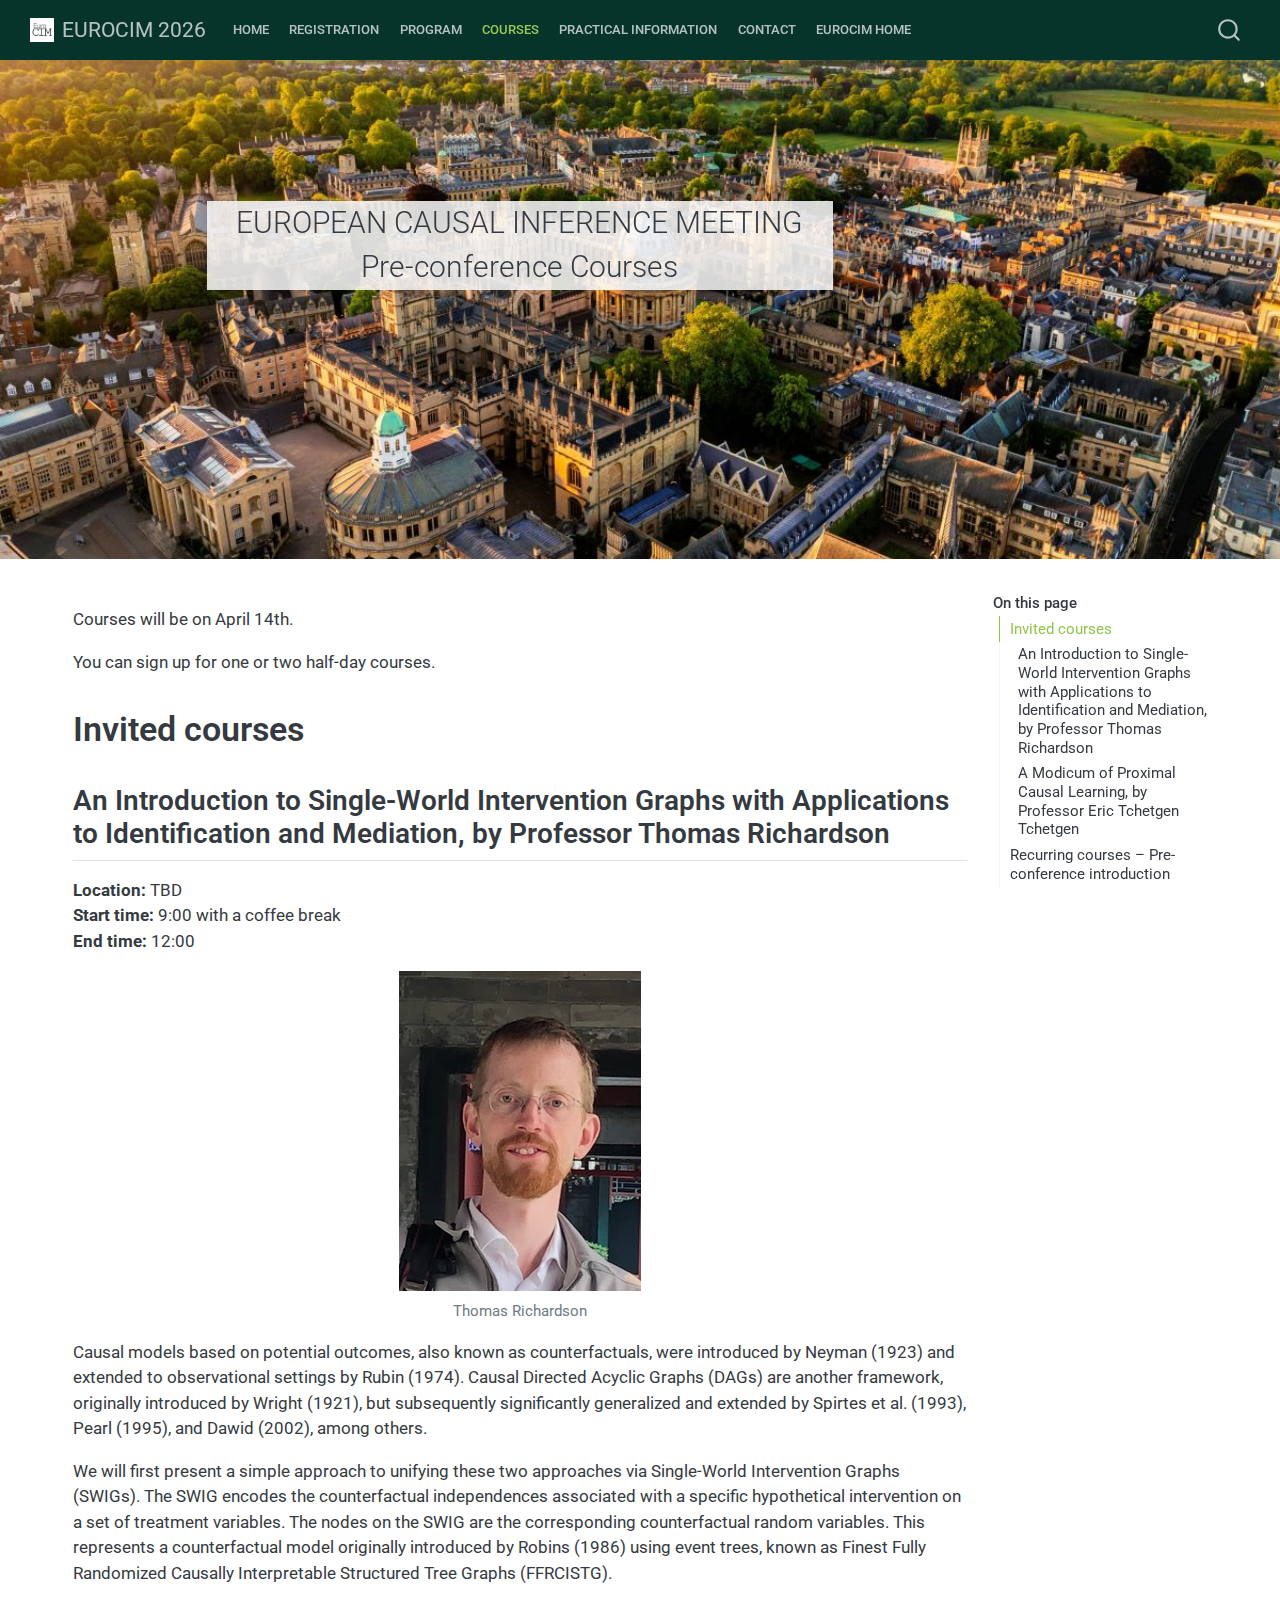
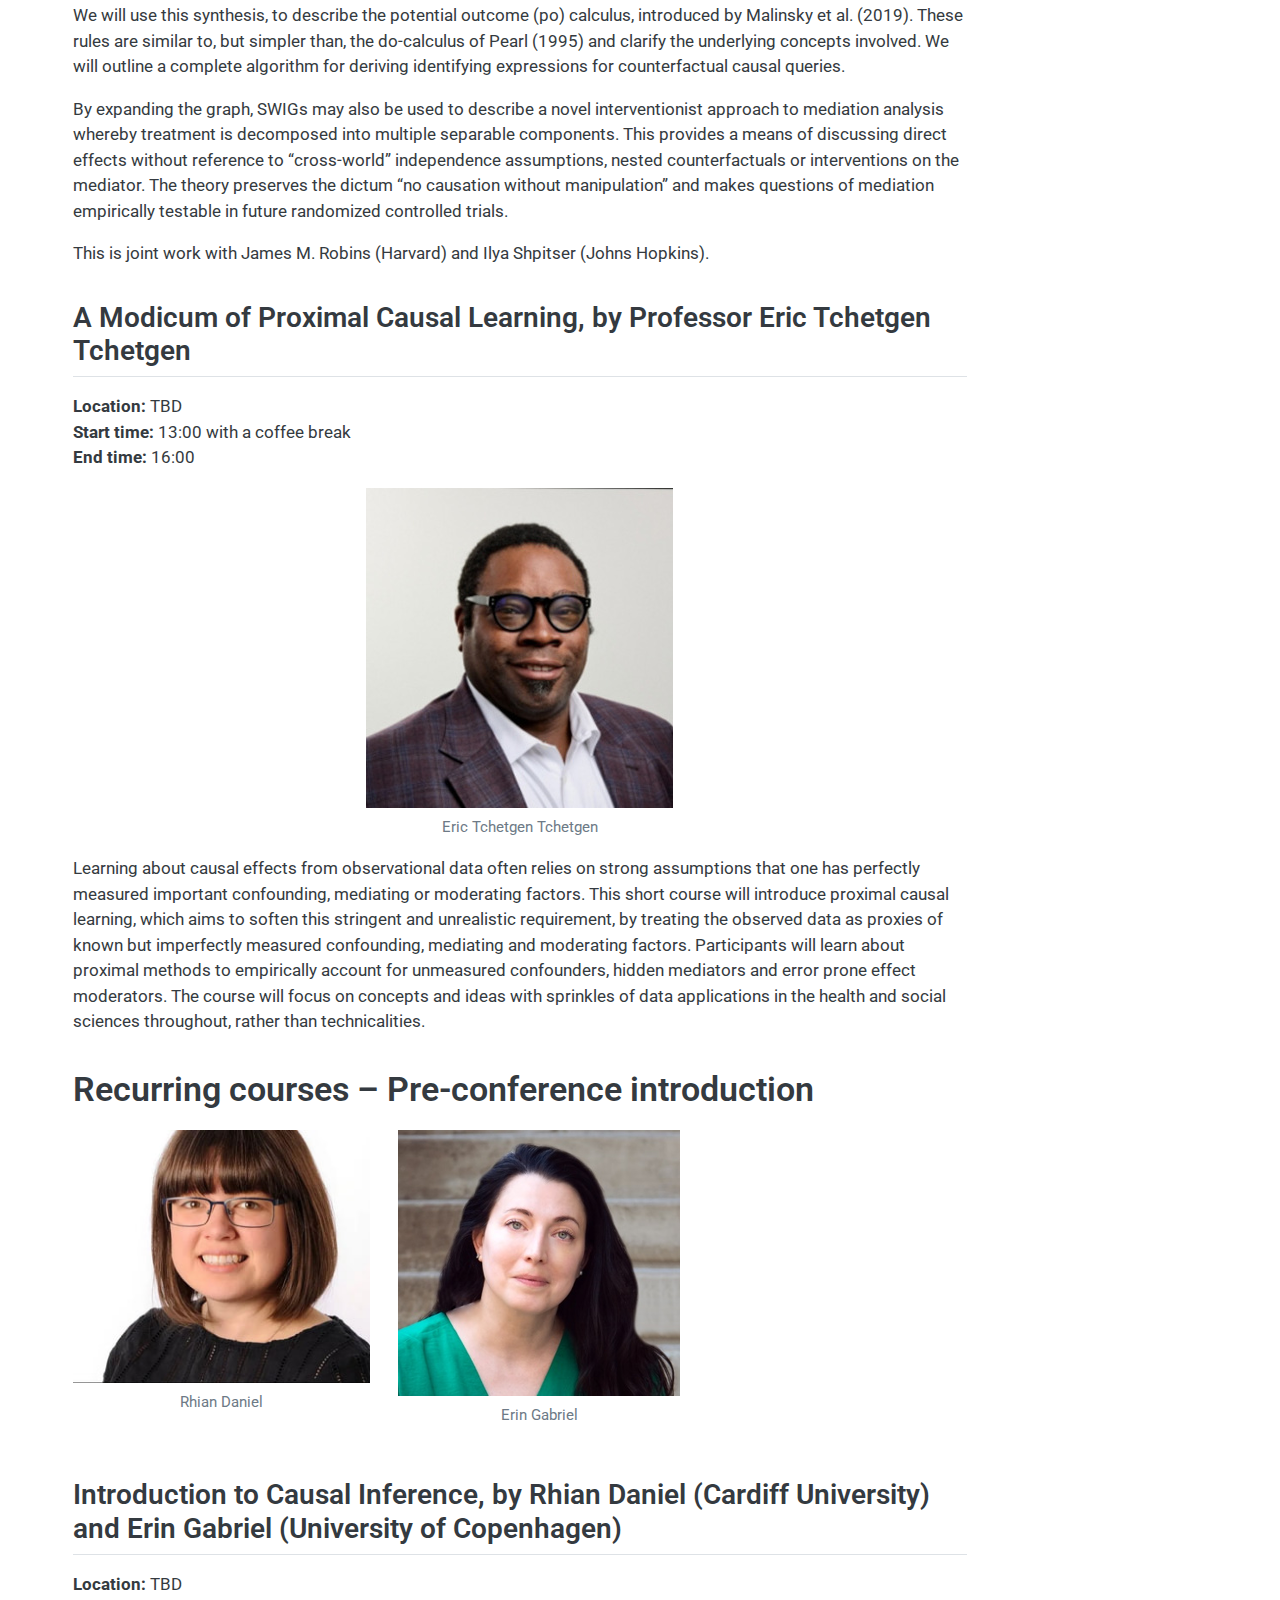
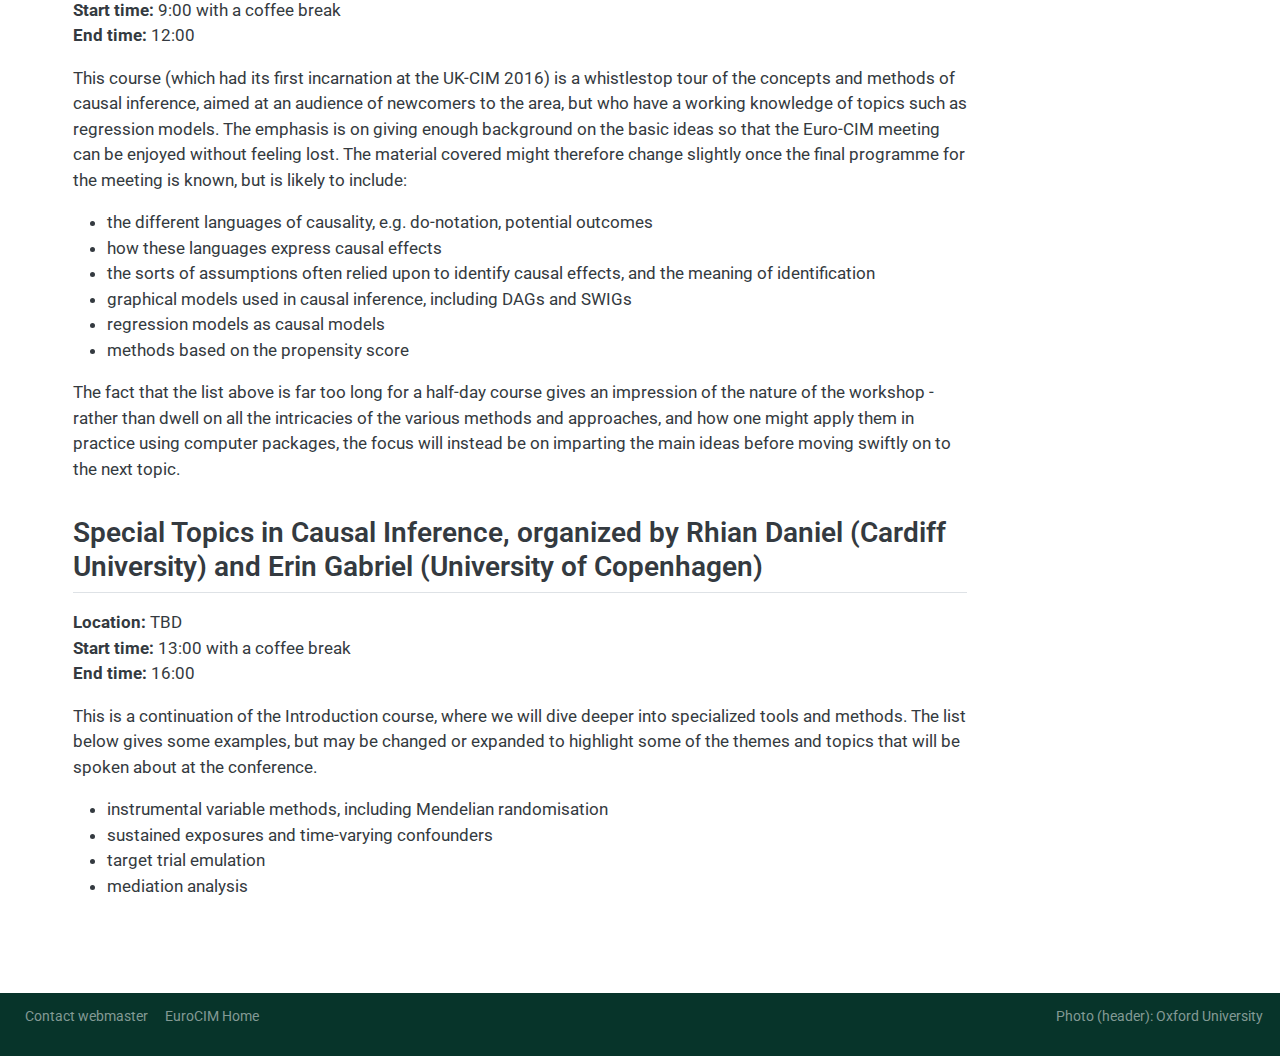
<file: docs/courses.html>
<!DOCTYPE html>
<html xmlns="http://www.w3.org/1999/xhtml" lang="en" xml:lang="en"><head>

<meta charset="utf-8">
<meta name="generator" content="quarto-1.6.40">

<meta name="viewport" content="width=device-width, initial-scale=1.0, user-scalable=yes">


<title>courses – European Causal Inference Meeting 2026 -- Oxford, UK</title>
<style>
code{white-space: pre-wrap;}
span.smallcaps{font-variant: small-caps;}
div.columns{display: flex; gap: min(4vw, 1.5em);}
div.column{flex: auto; overflow-x: auto;}
div.hanging-indent{margin-left: 1.5em; text-indent: -1.5em;}
ul.task-list{list-style: none;}
ul.task-list li input[type="checkbox"] {
  width: 0.8em;
  margin: 0 0.8em 0.2em -1em; /* quarto-specific, see https://github.com/quarto-dev/quarto-cli/issues/4556 */ 
  vertical-align: middle;
}
</style>


<script src="site_libs/quarto-nav/quarto-nav.js"></script>
<script src="site_libs/clipboard/clipboard.min.js"></script>
<script src="site_libs/quarto-search/autocomplete.umd.js"></script>
<script src="site_libs/quarto-search/fuse.min.js"></script>
<script src="site_libs/quarto-search/quarto-search.js"></script>
<meta name="quarto:offset" content="./">
<link href="./eurocim-icon.gif" rel="icon" type="image/gif">
<script src="site_libs/quarto-html/quarto.js"></script>
<script src="site_libs/quarto-html/popper.min.js"></script>
<script src="site_libs/quarto-html/tippy.umd.min.js"></script>
<script src="site_libs/quarto-html/anchor.min.js"></script>
<link href="site_libs/quarto-html/tippy.css" rel="stylesheet">
<link href="site_libs/quarto-html/quarto-syntax-highlighting-549806ee2085284f45b00abea8c6df48.css" rel="stylesheet" id="quarto-text-highlighting-styles">
<script src="site_libs/bootstrap/bootstrap.min.js"></script>
<link href="site_libs/bootstrap/bootstrap-icons.css" rel="stylesheet">
<link href="site_libs/bootstrap/bootstrap-918251d4c5010c72b2a08baf46ce9e1c.min.css" rel="stylesheet" append-hash="true" id="quarto-bootstrap" data-mode="light">
<script id="quarto-search-options" type="application/json">{
  "location": "navbar",
  "copy-button": false,
  "collapse-after": 3,
  "panel-placement": "end",
  "type": "overlay",
  "limit": 50,
  "keyboard-shortcut": [
    "f",
    "/",
    "s"
  ],
  "show-item-context": false,
  "language": {
    "search-no-results-text": "No results",
    "search-matching-documents-text": "matching documents",
    "search-copy-link-title": "Copy link to search",
    "search-hide-matches-text": "Hide additional matches",
    "search-more-match-text": "more match in this document",
    "search-more-matches-text": "more matches in this document",
    "search-clear-button-title": "Clear",
    "search-text-placeholder": "",
    "search-detached-cancel-button-title": "Cancel",
    "search-submit-button-title": "Submit",
    "search-label": "Search"
  }
}</script>
<style>

      .quarto-title-block .quarto-title-banner {
        background-image: url(images/oxford-header.jpg);
background-size: cover;
      }
</style>


<link rel="stylesheet" href="styles.css">
<link rel="stylesheet" href="modal.css">
<meta property="og:title" content="European Causal Inference Meeting 2026 – Oxford, UK">
<meta property="og:description" content="EUROPEAN CAUSAL INFERENCE MEETING Pre-conference Courses">
<meta property="og:image" content="eurocim-icon.gif">
<meta property="og:site_name" content="European Causal Inference Meeting 2026 -- Oxford, UK">
</head>

<body class="nav-fixed">

<div id="quarto-search-results"></div>
  <header id="quarto-header" class="headroom fixed-top quarto-banner">
    <nav class="navbar navbar-expand-lg " data-bs-theme="dark">
      <div class="navbar-container container-fluid">
      <div class="navbar-brand-container mx-auto">
    <a href="./index.html" class="navbar-brand navbar-brand-logo">
    <img src="./eurocim-icon.gif" alt="" class="navbar-logo">
    </a>
    <a class="navbar-brand" href="./index.html">
    <span class="navbar-title">EUROCIM 2026</span>
    </a>
  </div>
            <div id="quarto-search" class="" title="Search"></div>
          <button class="navbar-toggler" type="button" data-bs-toggle="collapse" data-bs-target="#navbarCollapse" aria-controls="navbarCollapse" role="menu" aria-expanded="false" aria-label="Toggle navigation" onclick="if (window.quartoToggleHeadroom) { window.quartoToggleHeadroom(); }">
  <span class="navbar-toggler-icon"></span>
</button>
          <div class="collapse navbar-collapse" id="navbarCollapse">
            <ul class="navbar-nav navbar-nav-scroll me-auto">
  <li class="nav-item">
    <a class="nav-link" href="./index.html"> 
<span class="menu-text">Home</span></a>
  </li>  
  <li class="nav-item">
    <a class="nav-link" href="./registration.html"> 
<span class="menu-text">Registration</span></a>
  </li>  
  <li class="nav-item">
    <a class="nav-link" href="./program/index.html"> 
<span class="menu-text">Program</span></a>
  </li>  
  <li class="nav-item">
    <a class="nav-link active" href="./courses.html" aria-current="page"> 
<span class="menu-text">Courses</span></a>
  </li>  
  <li class="nav-item">
    <a class="nav-link" href="./practical.html"> 
<span class="menu-text">Practical Information</span></a>
  </li>  
  <li class="nav-item">
    <a class="nav-link" href="./contact.html"> 
<span class="menu-text">Contact</span></a>
  </li>  
  <li class="nav-item">
    <a class="nav-link" href="https://eurocim.org/"> 
<span class="menu-text">EuroCIM Home</span></a>
  </li>  
</ul>
          </div> <!-- /navcollapse -->
            <div class="quarto-navbar-tools">
</div>
      </div> <!-- /container-fluid -->
    </nav>
</header>
<!-- content -->
<header id="title-block-header" class="quarto-title-block default page-columns page-full">
  <div class="quarto-title-banner page-columns page-full">
    <div class="quarto-title column-page-left">
      
            <p class="subtitle lead">EUROPEAN CAUSAL INFERENCE MEETING<br> Pre-conference Courses</p>
                      </div>
  </div>
    
  
  <div class="quarto-title-meta column-page-left">

      
    
      
    </div>
    
  
  </header><div id="quarto-content" class="quarto-container page-columns page-rows-contents page-layout-full page-navbar">
<!-- sidebar -->
<!-- margin-sidebar -->
    <div id="quarto-margin-sidebar" class="sidebar margin-sidebar">
        <nav id="TOC" role="doc-toc" class="toc-active">
    <h2 id="toc-title">On this page</h2>
   
  <ul class="collapse">
  <li><a href="#invited-courses" id="toc-invited-courses" class="nav-link active" data-scroll-target="#invited-courses">Invited courses</a>
  <ul class="collapse">
  <li><a href="#an-introduction-to-single-world-intervention-graphs-with-applications-to-identification-and-mediation-by-professor-thomas-richardson" id="toc-an-introduction-to-single-world-intervention-graphs-with-applications-to-identification-and-mediation-by-professor-thomas-richardson" class="nav-link" data-scroll-target="#an-introduction-to-single-world-intervention-graphs-with-applications-to-identification-and-mediation-by-professor-thomas-richardson">An Introduction to Single-World Intervention Graphs with Applications to Identification and Mediation, by Professor Thomas Richardson</a></li>
  <li><a href="#a-modicum-of-proximal-causal-learning-by-professor-eric-tchetgen-tchetgen" id="toc-a-modicum-of-proximal-causal-learning-by-professor-eric-tchetgen-tchetgen" class="nav-link" data-scroll-target="#a-modicum-of-proximal-causal-learning-by-professor-eric-tchetgen-tchetgen">A Modicum of Proximal Causal Learning, by Professor Eric Tchetgen Tchetgen</a></li>
  </ul></li>
  <li><a href="#recurring-courses-pre-conference-introduction" id="toc-recurring-courses-pre-conference-introduction" class="nav-link" data-scroll-target="#recurring-courses-pre-conference-introduction">Recurring courses – Pre-conference introduction</a>
  <ul class="collapse">
  <li><a href="#introduction-to-causal-inference-by-rhian-daniel-cardiff-university-and-erin-gabriel-university-of-copenhagen" id="toc-introduction-to-causal-inference-by-rhian-daniel-cardiff-university-and-erin-gabriel-university-of-copenhagen" class="nav-link" data-scroll-target="#introduction-to-causal-inference-by-rhian-daniel-cardiff-university-and-erin-gabriel-university-of-copenhagen">Introduction to Causal Inference, by Rhian Daniel (Cardiff University) and Erin Gabriel (University of Copenhagen)</a></li>
  <li><a href="#special-topics-in-causal-inference-organized-by-rhian-daniel-cardiff-university-and-erin-gabriel-university-of-copenhagen" id="toc-special-topics-in-causal-inference-organized-by-rhian-daniel-cardiff-university-and-erin-gabriel-university-of-copenhagen" class="nav-link" data-scroll-target="#special-topics-in-causal-inference-organized-by-rhian-daniel-cardiff-university-and-erin-gabriel-university-of-copenhagen">Special Topics in Causal Inference, organized by Rhian Daniel (Cardiff University) and Erin Gabriel (University of Copenhagen)</a></li>
  </ul></li>
  </ul>
</nav>
    </div>
<!-- main -->
<main class="content quarto-banner-title-block column-page-left" id="quarto-document-content">





<p>Courses will be on April 14th.</p>
<p>You can sign up for one or two half-day courses.</p>
<section id="invited-courses" class="level1">
<h1>Invited courses</h1>
<section id="an-introduction-to-single-world-intervention-graphs-with-applications-to-identification-and-mediation-by-professor-thomas-richardson" class="level2">
<h2 class="anchored" data-anchor-id="an-introduction-to-single-world-intervention-graphs-with-applications-to-identification-and-mediation-by-professor-thomas-richardson">An Introduction to Single-World Intervention Graphs with Applications to Identification and Mediation, by Professor Thomas Richardson</h2>
<p><strong>Location:</strong> TBD<br> <strong>Start time:</strong> 9:00 with a coffee break<br> <strong>End time:</strong> 12:00<br></p>
<div class="quarto-figure quarto-figure-center">
<figure class="figure">
<p><img src="images/richardson.jpeg" class="img-fluid figure-img"></p>
<figcaption>Thomas Richardson</figcaption>
</figure>
</div>
<p>Causal models based on potential outcomes, also known as counterfactuals, were introduced by Neyman (1923) and extended to observational settings by Rubin (1974). Causal Directed Acyclic Graphs (DAGs) are another framework, originally introduced by Wright (1921), but subsequently significantly generalized and extended by Spirtes et al.&nbsp;(1993), Pearl (1995), and Dawid (2002), among others.</p>
<p>We will first present a simple approach to unifying these two approaches via Single-World Intervention Graphs (SWIGs). The SWIG encodes the counterfactual independences associated with a specific hypothetical intervention on a set of treatment variables. The nodes on the SWIG are the corresponding counterfactual random variables. This represents a counterfactual model originally introduced by Robins (1986) using event trees, known as Finest Fully Randomized Causally Interpretable Structured Tree Graphs (FFRCISTG).</p>
<p>We will use this synthesis, to describe the potential outcome (po) calculus, introduced by Malinsky et al.&nbsp;(2019). These rules are similar to, but simpler than, the do-calculus of Pearl (1995) and clarify the underlying concepts involved. We will outline a complete algorithm for deriving identifying expressions for counterfactual causal queries.</p>
<p>By expanding the graph, SWIGs may also be used to describe a novel interventionist approach to mediation analysis whereby treatment is decomposed into multiple separable components. This provides a means of discussing direct effects without reference to “cross-world” independence assumptions, nested counterfactuals or interventions on the mediator. The theory preserves the dictum “no causation without manipulation” and makes questions of mediation empirically testable in future randomized controlled trials.</p>
<p>This is joint work with James M. Robins (Harvard) and Ilya Shpitser (Johns Hopkins).</p>
</section>
<section id="a-modicum-of-proximal-causal-learning-by-professor-eric-tchetgen-tchetgen" class="level2">
<h2 class="anchored" data-anchor-id="a-modicum-of-proximal-causal-learning-by-professor-eric-tchetgen-tchetgen">A Modicum of Proximal Causal Learning, by Professor Eric Tchetgen Tchetgen</h2>
<p><strong>Location:</strong> TBD<br> <strong>Start time:</strong> 13:00 with a coffee break<br> <strong>End time:</strong> 16:00<br></p>
<div class="quarto-figure quarto-figure-center">
<figure class="figure">
<p><img src="images/tchetgen_eric_crop.jpg" class="img-fluid figure-img"></p>
<figcaption>Eric Tchetgen Tchetgen</figcaption>
</figure>
</div>
<p>Learning about causal effects from observational data often relies on strong assumptions that one has perfectly measured important confounding, mediating or moderating factors. This short course will introduce proximal causal learning, which aims to soften this stringent and unrealistic requirement, by treating the observed data as proxies of known but imperfectly measured confounding, mediating and moderating factors. Participants will learn about proximal methods to empirically account for unmeasured confounders, hidden mediators and error prone effect moderators. The course will focus on concepts and ideas with sprinkles of data applications in the health and social sciences throughout, rather than technicalities.</p>
</section>
</section>
<section id="recurring-courses-pre-conference-introduction" class="level1">
<h1>Recurring courses – Pre-conference introduction</h1>
<div>

</div>
<div class="quarto-layout-panel" data-layout-ncol="3">
<div class="quarto-layout-row">
<div class="quarto-layout-cell" style="flex-basis: 33.3%;justify-content: flex-start;">
<div class="quarto-figure quarto-figure-center">
<figure class="figure">
<p><img src="images/rhian.jpg" class="img-fluid figure-img"></p>
<figcaption>Rhian Daniel</figcaption>
</figure>
</div>
</div>
<div class="quarto-layout-cell" style="flex-basis: 33.3%;justify-content: flex-start;">
<div class="quarto-figure quarto-figure-center">
<figure class="figure">
<p><img src="images/erin.png" class="img-fluid figure-img"></p>
<figcaption>Erin Gabriel</figcaption>
</figure>
</div>
</div>
</div>
</div>
<section id="introduction-to-causal-inference-by-rhian-daniel-cardiff-university-and-erin-gabriel-university-of-copenhagen" class="level2">
<h2 class="anchored" data-anchor-id="introduction-to-causal-inference-by-rhian-daniel-cardiff-university-and-erin-gabriel-university-of-copenhagen">Introduction to Causal Inference, by Rhian Daniel (Cardiff University) and Erin Gabriel (University of Copenhagen)</h2>
<p><strong>Location:</strong> TBD<br> <strong>Start time:</strong> 9:00 with a coffee break<br> <strong>End time:</strong> 12:00<br></p>
<p>This course (which had its first incarnation at the UK-CIM 2016) is a whistlestop tour of the concepts and methods of causal inference, aimed at an audience of newcomers to the area, but who have a working knowledge of topics such as regression models. The emphasis is on giving enough background on the basic ideas so that the Euro-CIM meeting can be enjoyed without feeling lost. The material covered might therefore change slightly once the final programme for the meeting is known, but is likely to include:</p>
<ul>
<li>the different languages of causality, e.g.&nbsp;do-notation, potential outcomes</li>
<li>how these languages express causal effects</li>
<li>the sorts of assumptions often relied upon to identify causal effects, and the meaning of identification</li>
<li>graphical models used in causal inference, including DAGs and SWIGs</li>
<li>regression models as causal models</li>
<li>methods based on the propensity score</li>
</ul>
<p>The fact that the list above is far too long for a half-day course gives an impression of the nature of the workshop - rather than dwell on all the intricacies of the various methods and approaches, and how one might apply them in practice using computer packages, the focus will instead be on imparting the main ideas before moving swiftly on to the next topic.</p>
</section>
<section id="special-topics-in-causal-inference-organized-by-rhian-daniel-cardiff-university-and-erin-gabriel-university-of-copenhagen" class="level2">
<h2 class="anchored" data-anchor-id="special-topics-in-causal-inference-organized-by-rhian-daniel-cardiff-university-and-erin-gabriel-university-of-copenhagen">Special Topics in Causal Inference, organized by Rhian Daniel (Cardiff University) and Erin Gabriel (University of Copenhagen)</h2>
<p><strong>Location:</strong> TBD<br> <strong>Start time:</strong> 13:00 with a coffee break<br> <strong>End time:</strong> 16:00<br></p>
<p>This is a continuation of the Introduction course, where we will dive deeper into specialized tools and methods. The list below gives some examples, but may be changed or expanded to highlight some of the themes and topics that will be spoken about at the conference.</p>
<ul>
<li>instrumental variable methods, including Mendelian randomisation</li>
<li>sustained exposures and time-varying confounders</li>
<li>target trial emulation</li>
<li>mediation analysis</li>
</ul>


</section>
</section>

</main> <!-- /main -->
<script id="quarto-html-after-body" type="application/javascript">
window.document.addEventListener("DOMContentLoaded", function (event) {
  const toggleBodyColorMode = (bsSheetEl) => {
    const mode = bsSheetEl.getAttribute("data-mode");
    const bodyEl = window.document.querySelector("body");
    if (mode === "dark") {
      bodyEl.classList.add("quarto-dark");
      bodyEl.classList.remove("quarto-light");
    } else {
      bodyEl.classList.add("quarto-light");
      bodyEl.classList.remove("quarto-dark");
    }
  }
  const toggleBodyColorPrimary = () => {
    const bsSheetEl = window.document.querySelector("link#quarto-bootstrap");
    if (bsSheetEl) {
      toggleBodyColorMode(bsSheetEl);
    }
  }
  toggleBodyColorPrimary();  
  const icon = "";
  const anchorJS = new window.AnchorJS();
  anchorJS.options = {
    placement: 'right',
    icon: icon
  };
  anchorJS.add('.anchored');
  const isCodeAnnotation = (el) => {
    for (const clz of el.classList) {
      if (clz.startsWith('code-annotation-')) {                     
        return true;
      }
    }
    return false;
  }
  const onCopySuccess = function(e) {
    // button target
    const button = e.trigger;
    // don't keep focus
    button.blur();
    // flash "checked"
    button.classList.add('code-copy-button-checked');
    var currentTitle = button.getAttribute("title");
    button.setAttribute("title", "Copied!");
    let tooltip;
    if (window.bootstrap) {
      button.setAttribute("data-bs-toggle", "tooltip");
      button.setAttribute("data-bs-placement", "left");
      button.setAttribute("data-bs-title", "Copied!");
      tooltip = new bootstrap.Tooltip(button, 
        { trigger: "manual", 
          customClass: "code-copy-button-tooltip",
          offset: [0, -8]});
      tooltip.show();    
    }
    setTimeout(function() {
      if (tooltip) {
        tooltip.hide();
        button.removeAttribute("data-bs-title");
        button.removeAttribute("data-bs-toggle");
        button.removeAttribute("data-bs-placement");
      }
      button.setAttribute("title", currentTitle);
      button.classList.remove('code-copy-button-checked');
    }, 1000);
    // clear code selection
    e.clearSelection();
  }
  const getTextToCopy = function(trigger) {
      const codeEl = trigger.previousElementSibling.cloneNode(true);
      for (const childEl of codeEl.children) {
        if (isCodeAnnotation(childEl)) {
          childEl.remove();
        }
      }
      return codeEl.innerText;
  }
  const clipboard = new window.ClipboardJS('.code-copy-button:not([data-in-quarto-modal])', {
    text: getTextToCopy
  });
  clipboard.on('success', onCopySuccess);
  if (window.document.getElementById('quarto-embedded-source-code-modal')) {
    const clipboardModal = new window.ClipboardJS('.code-copy-button[data-in-quarto-modal]', {
      text: getTextToCopy,
      container: window.document.getElementById('quarto-embedded-source-code-modal')
    });
    clipboardModal.on('success', onCopySuccess);
  }
    var localhostRegex = new RegExp(/^(?:http|https):\/\/localhost\:?[0-9]*\//);
    var mailtoRegex = new RegExp(/^mailto:/);
      var filterRegex = new RegExp('/' + window.location.host + '/');
    var isInternal = (href) => {
        return filterRegex.test(href) || localhostRegex.test(href) || mailtoRegex.test(href);
    }
    // Inspect non-navigation links and adorn them if external
 	var links = window.document.querySelectorAll('a[href]:not(.nav-link):not(.navbar-brand):not(.toc-action):not(.sidebar-link):not(.sidebar-item-toggle):not(.pagination-link):not(.no-external):not([aria-hidden]):not(.dropdown-item):not(.quarto-navigation-tool):not(.about-link)');
    for (var i=0; i<links.length; i++) {
      const link = links[i];
      if (!isInternal(link.href)) {
        // undo the damage that might have been done by quarto-nav.js in the case of
        // links that we want to consider external
        if (link.dataset.originalHref !== undefined) {
          link.href = link.dataset.originalHref;
        }
      }
    }
  function tippyHover(el, contentFn, onTriggerFn, onUntriggerFn) {
    const config = {
      allowHTML: true,
      maxWidth: 500,
      delay: 100,
      arrow: false,
      appendTo: function(el) {
          return el.parentElement;
      },
      interactive: true,
      interactiveBorder: 10,
      theme: 'quarto',
      placement: 'bottom-start',
    };
    if (contentFn) {
      config.content = contentFn;
    }
    if (onTriggerFn) {
      config.onTrigger = onTriggerFn;
    }
    if (onUntriggerFn) {
      config.onUntrigger = onUntriggerFn;
    }
    window.tippy(el, config); 
  }
  const noterefs = window.document.querySelectorAll('a[role="doc-noteref"]');
  for (var i=0; i<noterefs.length; i++) {
    const ref = noterefs[i];
    tippyHover(ref, function() {
      // use id or data attribute instead here
      let href = ref.getAttribute('data-footnote-href') || ref.getAttribute('href');
      try { href = new URL(href).hash; } catch {}
      const id = href.replace(/^#\/?/, "");
      const note = window.document.getElementById(id);
      if (note) {
        return note.innerHTML;
      } else {
        return "";
      }
    });
  }
  const xrefs = window.document.querySelectorAll('a.quarto-xref');
  const processXRef = (id, note) => {
    // Strip column container classes
    const stripColumnClz = (el) => {
      el.classList.remove("page-full", "page-columns");
      if (el.children) {
        for (const child of el.children) {
          stripColumnClz(child);
        }
      }
    }
    stripColumnClz(note)
    if (id === null || id.startsWith('sec-')) {
      // Special case sections, only their first couple elements
      const container = document.createElement("div");
      if (note.children && note.children.length > 2) {
        container.appendChild(note.children[0].cloneNode(true));
        for (let i = 1; i < note.children.length; i++) {
          const child = note.children[i];
          if (child.tagName === "P" && child.innerText === "") {
            continue;
          } else {
            container.appendChild(child.cloneNode(true));
            break;
          }
        }
        if (window.Quarto?.typesetMath) {
          window.Quarto.typesetMath(container);
        }
        return container.innerHTML
      } else {
        if (window.Quarto?.typesetMath) {
          window.Quarto.typesetMath(note);
        }
        return note.innerHTML;
      }
    } else {
      // Remove any anchor links if they are present
      const anchorLink = note.querySelector('a.anchorjs-link');
      if (anchorLink) {
        anchorLink.remove();
      }
      if (window.Quarto?.typesetMath) {
        window.Quarto.typesetMath(note);
      }
      if (note.classList.contains("callout")) {
        return note.outerHTML;
      } else {
        return note.innerHTML;
      }
    }
  }
  for (var i=0; i<xrefs.length; i++) {
    const xref = xrefs[i];
    tippyHover(xref, undefined, function(instance) {
      instance.disable();
      let url = xref.getAttribute('href');
      let hash = undefined; 
      if (url.startsWith('#')) {
        hash = url;
      } else {
        try { hash = new URL(url).hash; } catch {}
      }
      if (hash) {
        const id = hash.replace(/^#\/?/, "");
        const note = window.document.getElementById(id);
        if (note !== null) {
          try {
            const html = processXRef(id, note.cloneNode(true));
            instance.setContent(html);
          } finally {
            instance.enable();
            instance.show();
          }
        } else {
          // See if we can fetch this
          fetch(url.split('#')[0])
          .then(res => res.text())
          .then(html => {
            const parser = new DOMParser();
            const htmlDoc = parser.parseFromString(html, "text/html");
            const note = htmlDoc.getElementById(id);
            if (note !== null) {
              const html = processXRef(id, note);
              instance.setContent(html);
            } 
          }).finally(() => {
            instance.enable();
            instance.show();
          });
        }
      } else {
        // See if we can fetch a full url (with no hash to target)
        // This is a special case and we should probably do some content thinning / targeting
        fetch(url)
        .then(res => res.text())
        .then(html => {
          const parser = new DOMParser();
          const htmlDoc = parser.parseFromString(html, "text/html");
          const note = htmlDoc.querySelector('main.content');
          if (note !== null) {
            // This should only happen for chapter cross references
            // (since there is no id in the URL)
            // remove the first header
            if (note.children.length > 0 && note.children[0].tagName === "HEADER") {
              note.children[0].remove();
            }
            const html = processXRef(null, note);
            instance.setContent(html);
          } 
        }).finally(() => {
          instance.enable();
          instance.show();
        });
      }
    }, function(instance) {
    });
  }
      let selectedAnnoteEl;
      const selectorForAnnotation = ( cell, annotation) => {
        let cellAttr = 'data-code-cell="' + cell + '"';
        let lineAttr = 'data-code-annotation="' +  annotation + '"';
        const selector = 'span[' + cellAttr + '][' + lineAttr + ']';
        return selector;
      }
      const selectCodeLines = (annoteEl) => {
        const doc = window.document;
        const targetCell = annoteEl.getAttribute("data-target-cell");
        const targetAnnotation = annoteEl.getAttribute("data-target-annotation");
        const annoteSpan = window.document.querySelector(selectorForAnnotation(targetCell, targetAnnotation));
        const lines = annoteSpan.getAttribute("data-code-lines").split(",");
        const lineIds = lines.map((line) => {
          return targetCell + "-" + line;
        })
        let top = null;
        let height = null;
        let parent = null;
        if (lineIds.length > 0) {
            //compute the position of the single el (top and bottom and make a div)
            const el = window.document.getElementById(lineIds[0]);
            top = el.offsetTop;
            height = el.offsetHeight;
            parent = el.parentElement.parentElement;
          if (lineIds.length > 1) {
            const lastEl = window.document.getElementById(lineIds[lineIds.length - 1]);
            const bottom = lastEl.offsetTop + lastEl.offsetHeight;
            height = bottom - top;
          }
          if (top !== null && height !== null && parent !== null) {
            // cook up a div (if necessary) and position it 
            let div = window.document.getElementById("code-annotation-line-highlight");
            if (div === null) {
              div = window.document.createElement("div");
              div.setAttribute("id", "code-annotation-line-highlight");
              div.style.position = 'absolute';
              parent.appendChild(div);
            }
            div.style.top = top - 2 + "px";
            div.style.height = height + 4 + "px";
            div.style.left = 0;
            let gutterDiv = window.document.getElementById("code-annotation-line-highlight-gutter");
            if (gutterDiv === null) {
              gutterDiv = window.document.createElement("div");
              gutterDiv.setAttribute("id", "code-annotation-line-highlight-gutter");
              gutterDiv.style.position = 'absolute';
              const codeCell = window.document.getElementById(targetCell);
              const gutter = codeCell.querySelector('.code-annotation-gutter');
              gutter.appendChild(gutterDiv);
            }
            gutterDiv.style.top = top - 2 + "px";
            gutterDiv.style.height = height + 4 + "px";
          }
          selectedAnnoteEl = annoteEl;
        }
      };
      const unselectCodeLines = () => {
        const elementsIds = ["code-annotation-line-highlight", "code-annotation-line-highlight-gutter"];
        elementsIds.forEach((elId) => {
          const div = window.document.getElementById(elId);
          if (div) {
            div.remove();
          }
        });
        selectedAnnoteEl = undefined;
      };
        // Handle positioning of the toggle
    window.addEventListener(
      "resize",
      throttle(() => {
        elRect = undefined;
        if (selectedAnnoteEl) {
          selectCodeLines(selectedAnnoteEl);
        }
      }, 10)
    );
    function throttle(fn, ms) {
    let throttle = false;
    let timer;
      return (...args) => {
        if(!throttle) { // first call gets through
            fn.apply(this, args);
            throttle = true;
        } else { // all the others get throttled
            if(timer) clearTimeout(timer); // cancel #2
            timer = setTimeout(() => {
              fn.apply(this, args);
              timer = throttle = false;
            }, ms);
        }
      };
    }
      // Attach click handler to the DT
      const annoteDls = window.document.querySelectorAll('dt[data-target-cell]');
      for (const annoteDlNode of annoteDls) {
        annoteDlNode.addEventListener('click', (event) => {
          const clickedEl = event.target;
          if (clickedEl !== selectedAnnoteEl) {
            unselectCodeLines();
            const activeEl = window.document.querySelector('dt[data-target-cell].code-annotation-active');
            if (activeEl) {
              activeEl.classList.remove('code-annotation-active');
            }
            selectCodeLines(clickedEl);
            clickedEl.classList.add('code-annotation-active');
          } else {
            // Unselect the line
            unselectCodeLines();
            clickedEl.classList.remove('code-annotation-active');
          }
        });
      }
  const findCites = (el) => {
    const parentEl = el.parentElement;
    if (parentEl) {
      const cites = parentEl.dataset.cites;
      if (cites) {
        return {
          el,
          cites: cites.split(' ')
        };
      } else {
        return findCites(el.parentElement)
      }
    } else {
      return undefined;
    }
  };
  var bibliorefs = window.document.querySelectorAll('a[role="doc-biblioref"]');
  for (var i=0; i<bibliorefs.length; i++) {
    const ref = bibliorefs[i];
    const citeInfo = findCites(ref);
    if (citeInfo) {
      tippyHover(citeInfo.el, function() {
        var popup = window.document.createElement('div');
        citeInfo.cites.forEach(function(cite) {
          var citeDiv = window.document.createElement('div');
          citeDiv.classList.add('hanging-indent');
          citeDiv.classList.add('csl-entry');
          var biblioDiv = window.document.getElementById('ref-' + cite);
          if (biblioDiv) {
            citeDiv.innerHTML = biblioDiv.innerHTML;
          }
          popup.appendChild(citeDiv);
        });
        return popup.innerHTML;
      });
    }
  }
});
</script>
</div> <!-- /content -->
<footer class="footer">
  <div class="nav-footer">
    <div class="nav-footer-left">
      <ul class="footer-items list-unstyled">
    <li class="nav-item">
    <a class="nav-link" href="mailto:european.cim@gmail.com">
<p>Contact webmaster</p>
</a>
  </li>  
    <li class="nav-item">
    <a class="nav-link" href="https://eurocim.org/">
<p>EuroCIM Home</p>
</a>
  </li>  
</ul>
    </div>   
    <div class="nav-footer-center">
      &nbsp;
    </div>
    <div class="nav-footer-right">
      <ul class="footer-items list-unstyled">
    <li class="nav-item">
 Photo (header): Oxford University
  </li>  
</ul>
    </div>
  </div>
</footer>




</body></html>
</file>
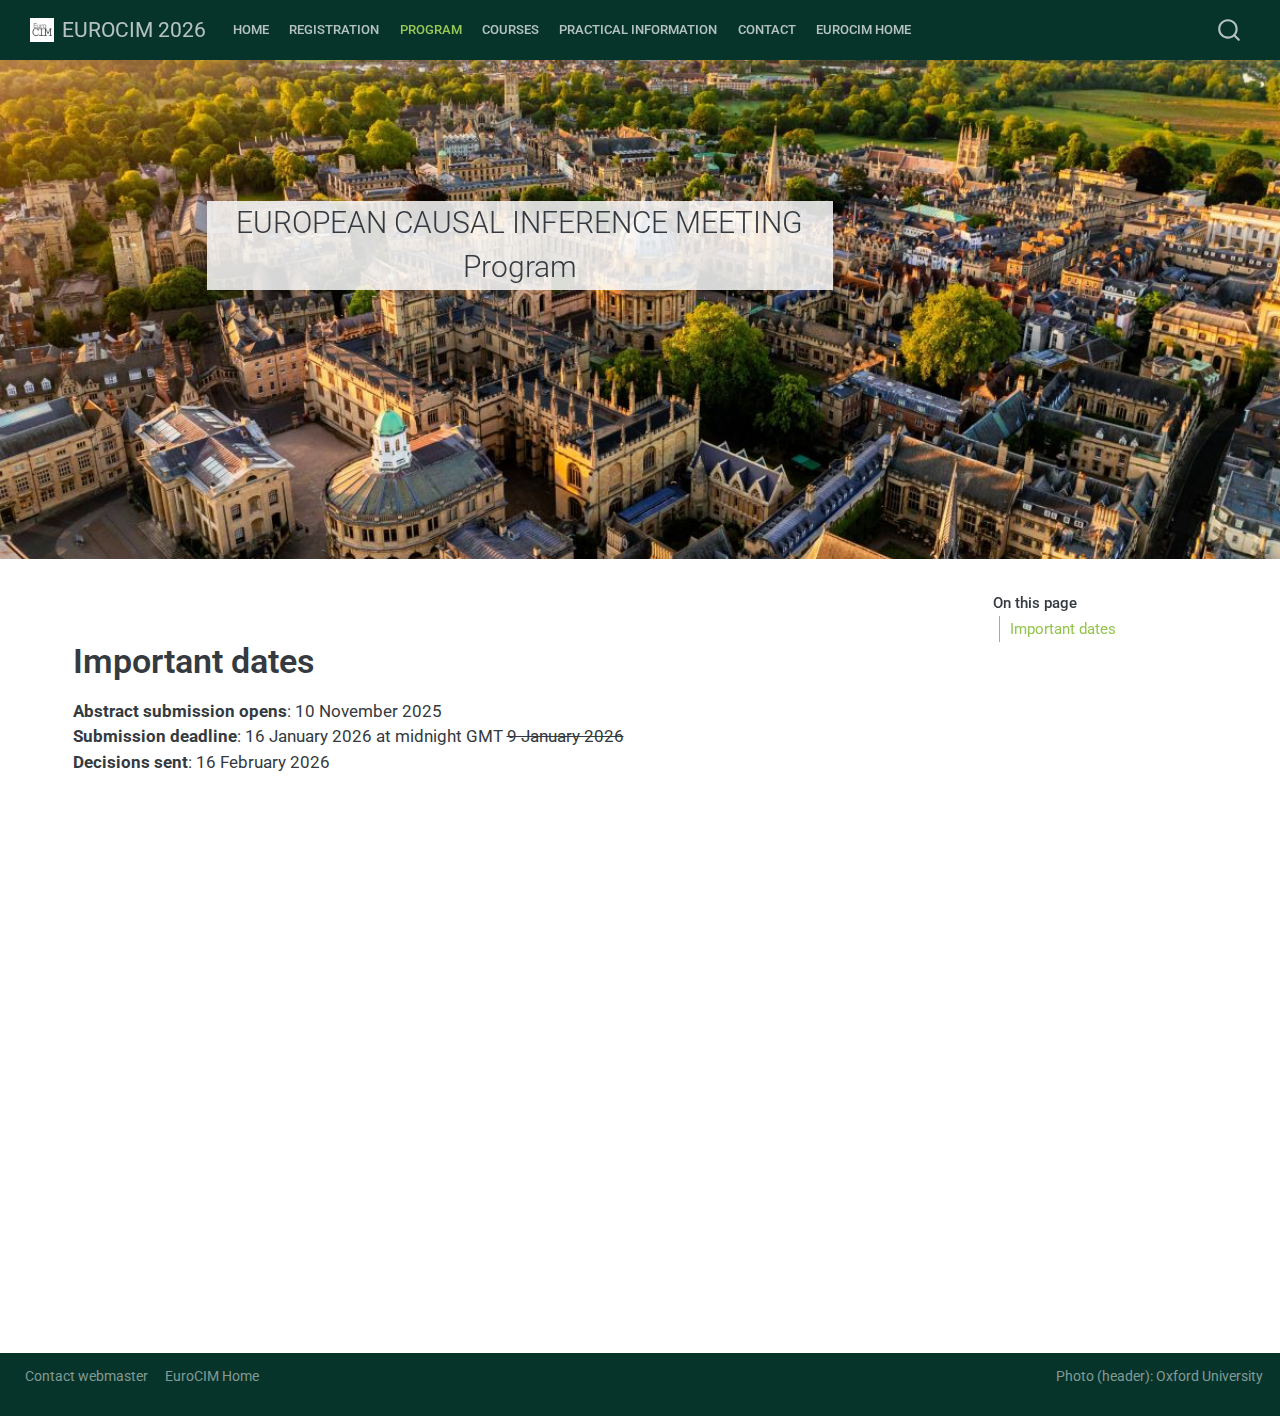
<file: docs/program.html>
<!DOCTYPE html>
<html xmlns="http://www.w3.org/1999/xhtml" lang="en" xml:lang="en"><head>

<meta charset="utf-8">
<meta name="generator" content="quarto-1.6.40">

<meta name="viewport" content="width=device-width, initial-scale=1.0, user-scalable=yes">


<title>program – European Causal Inference Meeting 2026 -- Oxford, UK</title>
<style>
code{white-space: pre-wrap;}
span.smallcaps{font-variant: small-caps;}
div.columns{display: flex; gap: min(4vw, 1.5em);}
div.column{flex: auto; overflow-x: auto;}
div.hanging-indent{margin-left: 1.5em; text-indent: -1.5em;}
ul.task-list{list-style: none;}
ul.task-list li input[type="checkbox"] {
  width: 0.8em;
  margin: 0 0.8em 0.2em -1em; /* quarto-specific, see https://github.com/quarto-dev/quarto-cli/issues/4556 */ 
  vertical-align: middle;
}
</style>


<script src="site_libs/quarto-nav/quarto-nav.js"></script>
<script src="site_libs/clipboard/clipboard.min.js"></script>
<script src="site_libs/quarto-search/autocomplete.umd.js"></script>
<script src="site_libs/quarto-search/fuse.min.js"></script>
<script src="site_libs/quarto-search/quarto-search.js"></script>
<meta name="quarto:offset" content="./">
<link href="./eurocim-icon.gif" rel="icon" type="image/gif">
<script src="site_libs/quarto-html/quarto.js"></script>
<script src="site_libs/quarto-html/popper.min.js"></script>
<script src="site_libs/quarto-html/tippy.umd.min.js"></script>
<script src="site_libs/quarto-html/anchor.min.js"></script>
<link href="site_libs/quarto-html/tippy.css" rel="stylesheet">
<link href="site_libs/quarto-html/quarto-syntax-highlighting-549806ee2085284f45b00abea8c6df48.css" rel="stylesheet" id="quarto-text-highlighting-styles">
<script src="site_libs/bootstrap/bootstrap.min.js"></script>
<link href="site_libs/bootstrap/bootstrap-icons.css" rel="stylesheet">
<link href="site_libs/bootstrap/bootstrap-918251d4c5010c72b2a08baf46ce9e1c.min.css" rel="stylesheet" append-hash="true" id="quarto-bootstrap" data-mode="light">
<script id="quarto-search-options" type="application/json">{
  "location": "navbar",
  "copy-button": false,
  "collapse-after": 3,
  "panel-placement": "end",
  "type": "overlay",
  "limit": 50,
  "keyboard-shortcut": [
    "f",
    "/",
    "s"
  ],
  "show-item-context": false,
  "language": {
    "search-no-results-text": "No results",
    "search-matching-documents-text": "matching documents",
    "search-copy-link-title": "Copy link to search",
    "search-hide-matches-text": "Hide additional matches",
    "search-more-match-text": "more match in this document",
    "search-more-matches-text": "more matches in this document",
    "search-clear-button-title": "Clear",
    "search-text-placeholder": "",
    "search-detached-cancel-button-title": "Cancel",
    "search-submit-button-title": "Submit",
    "search-label": "Search"
  }
}</script>
<style>

      .quarto-title-block .quarto-title-banner {
        background-image: url(images/oxford-header.jpg);
background-size: cover;
      }
</style>


<link rel="stylesheet" href="styles.css">
<link rel="stylesheet" href="modal.css">
<meta property="og:title" content="European Causal Inference Meeting 2026 – Oxford, UK">
<meta property="og:description" content="EUROPEAN CAUSAL INFERENCE MEETING Program">
<meta property="og:image" content="eurocim-icon.gif">
<meta property="og:site_name" content="European Causal Inference Meeting 2026 -- Oxford, UK">
</head>

<body class="nav-fixed">

<div id="quarto-search-results"></div>
  <header id="quarto-header" class="headroom fixed-top quarto-banner">
    <nav class="navbar navbar-expand-lg " data-bs-theme="dark">
      <div class="navbar-container container-fluid">
      <div class="navbar-brand-container mx-auto">
    <a href="./index.html" class="navbar-brand navbar-brand-logo">
    <img src="./eurocim-icon.gif" alt="" class="navbar-logo">
    </a>
    <a class="navbar-brand" href="./index.html">
    <span class="navbar-title">EUROCIM 2026</span>
    </a>
  </div>
            <div id="quarto-search" class="" title="Search"></div>
          <button class="navbar-toggler" type="button" data-bs-toggle="collapse" data-bs-target="#navbarCollapse" aria-controls="navbarCollapse" role="menu" aria-expanded="false" aria-label="Toggle navigation" onclick="if (window.quartoToggleHeadroom) { window.quartoToggleHeadroom(); }">
  <span class="navbar-toggler-icon"></span>
</button>
          <div class="collapse navbar-collapse" id="navbarCollapse">
            <ul class="navbar-nav navbar-nav-scroll me-auto">
  <li class="nav-item">
    <a class="nav-link" href="./index.html"> 
<span class="menu-text">Home</span></a>
  </li>  
  <li class="nav-item">
    <a class="nav-link" href="./registration.html"> 
<span class="menu-text">Registration</span></a>
  </li>  
  <li class="nav-item">
    <a class="nav-link active" href="./program.html" aria-current="page"> 
<span class="menu-text">Program</span></a>
  </li>  
  <li class="nav-item">
    <a class="nav-link" href="./courses.html"> 
<span class="menu-text">Courses</span></a>
  </li>  
  <li class="nav-item">
    <a class="nav-link" href="./practical.html"> 
<span class="menu-text">Practical Information</span></a>
  </li>  
  <li class="nav-item">
    <a class="nav-link" href="./contact.html"> 
<span class="menu-text">Contact</span></a>
  </li>  
  <li class="nav-item">
    <a class="nav-link" href="https://eurocim.org/"> 
<span class="menu-text">EuroCIM Home</span></a>
  </li>  
</ul>
          </div> <!-- /navcollapse -->
            <div class="quarto-navbar-tools">
</div>
      </div> <!-- /container-fluid -->
    </nav>
</header>
<!-- content -->
<header id="title-block-header" class="quarto-title-block default page-columns page-full">
  <div class="quarto-title-banner page-columns page-full">
    <div class="quarto-title column-page-left">
      
            <p class="subtitle lead">EUROPEAN CAUSAL INFERENCE MEETING<br> Program</p>
                      </div>
  </div>
    
  
  <div class="quarto-title-meta column-page-left">

      
    
      
    </div>
    
  
  </header><div id="quarto-content" class="quarto-container page-columns page-rows-contents page-layout-full page-navbar">
<!-- sidebar -->
<!-- margin-sidebar -->
    <div id="quarto-margin-sidebar" class="sidebar margin-sidebar">
        <nav id="TOC" role="doc-toc" class="toc-active">
    <h2 id="toc-title">On this page</h2>
   
  <ul class="collapse">
  <li><a href="#important-dates" id="toc-important-dates" class="nav-link active" data-scroll-target="#important-dates">Important dates</a></li>
  </ul>
</nav>
    </div>
<!-- main -->
<main class="content quarto-banner-title-block column-page-left" id="quarto-document-content">





<section id="important-dates" class="level1">
<h1>Important dates</h1>
<p><strong>Abstract submission opens</strong>: 10 November 2025<br> <strong>Submission deadline</strong>: 16 January 2026 at midnight GMT <del>9 January 2026</del><br> <strong>Decisions sent</strong>: 16 February 2026<br></p>


</section>

</main> <!-- /main -->
<script id="quarto-html-after-body" type="application/javascript">
window.document.addEventListener("DOMContentLoaded", function (event) {
  const toggleBodyColorMode = (bsSheetEl) => {
    const mode = bsSheetEl.getAttribute("data-mode");
    const bodyEl = window.document.querySelector("body");
    if (mode === "dark") {
      bodyEl.classList.add("quarto-dark");
      bodyEl.classList.remove("quarto-light");
    } else {
      bodyEl.classList.add("quarto-light");
      bodyEl.classList.remove("quarto-dark");
    }
  }
  const toggleBodyColorPrimary = () => {
    const bsSheetEl = window.document.querySelector("link#quarto-bootstrap");
    if (bsSheetEl) {
      toggleBodyColorMode(bsSheetEl);
    }
  }
  toggleBodyColorPrimary();  
  const icon = "";
  const anchorJS = new window.AnchorJS();
  anchorJS.options = {
    placement: 'right',
    icon: icon
  };
  anchorJS.add('.anchored');
  const isCodeAnnotation = (el) => {
    for (const clz of el.classList) {
      if (clz.startsWith('code-annotation-')) {                     
        return true;
      }
    }
    return false;
  }
  const onCopySuccess = function(e) {
    // button target
    const button = e.trigger;
    // don't keep focus
    button.blur();
    // flash "checked"
    button.classList.add('code-copy-button-checked');
    var currentTitle = button.getAttribute("title");
    button.setAttribute("title", "Copied!");
    let tooltip;
    if (window.bootstrap) {
      button.setAttribute("data-bs-toggle", "tooltip");
      button.setAttribute("data-bs-placement", "left");
      button.setAttribute("data-bs-title", "Copied!");
      tooltip = new bootstrap.Tooltip(button, 
        { trigger: "manual", 
          customClass: "code-copy-button-tooltip",
          offset: [0, -8]});
      tooltip.show();    
    }
    setTimeout(function() {
      if (tooltip) {
        tooltip.hide();
        button.removeAttribute("data-bs-title");
        button.removeAttribute("data-bs-toggle");
        button.removeAttribute("data-bs-placement");
      }
      button.setAttribute("title", currentTitle);
      button.classList.remove('code-copy-button-checked');
    }, 1000);
    // clear code selection
    e.clearSelection();
  }
  const getTextToCopy = function(trigger) {
      const codeEl = trigger.previousElementSibling.cloneNode(true);
      for (const childEl of codeEl.children) {
        if (isCodeAnnotation(childEl)) {
          childEl.remove();
        }
      }
      return codeEl.innerText;
  }
  const clipboard = new window.ClipboardJS('.code-copy-button:not([data-in-quarto-modal])', {
    text: getTextToCopy
  });
  clipboard.on('success', onCopySuccess);
  if (window.document.getElementById('quarto-embedded-source-code-modal')) {
    const clipboardModal = new window.ClipboardJS('.code-copy-button[data-in-quarto-modal]', {
      text: getTextToCopy,
      container: window.document.getElementById('quarto-embedded-source-code-modal')
    });
    clipboardModal.on('success', onCopySuccess);
  }
    var localhostRegex = new RegExp(/^(?:http|https):\/\/localhost\:?[0-9]*\//);
    var mailtoRegex = new RegExp(/^mailto:/);
      var filterRegex = new RegExp('/' + window.location.host + '/');
    var isInternal = (href) => {
        return filterRegex.test(href) || localhostRegex.test(href) || mailtoRegex.test(href);
    }
    // Inspect non-navigation links and adorn them if external
 	var links = window.document.querySelectorAll('a[href]:not(.nav-link):not(.navbar-brand):not(.toc-action):not(.sidebar-link):not(.sidebar-item-toggle):not(.pagination-link):not(.no-external):not([aria-hidden]):not(.dropdown-item):not(.quarto-navigation-tool):not(.about-link)');
    for (var i=0; i<links.length; i++) {
      const link = links[i];
      if (!isInternal(link.href)) {
        // undo the damage that might have been done by quarto-nav.js in the case of
        // links that we want to consider external
        if (link.dataset.originalHref !== undefined) {
          link.href = link.dataset.originalHref;
        }
      }
    }
  function tippyHover(el, contentFn, onTriggerFn, onUntriggerFn) {
    const config = {
      allowHTML: true,
      maxWidth: 500,
      delay: 100,
      arrow: false,
      appendTo: function(el) {
          return el.parentElement;
      },
      interactive: true,
      interactiveBorder: 10,
      theme: 'quarto',
      placement: 'bottom-start',
    };
    if (contentFn) {
      config.content = contentFn;
    }
    if (onTriggerFn) {
      config.onTrigger = onTriggerFn;
    }
    if (onUntriggerFn) {
      config.onUntrigger = onUntriggerFn;
    }
    window.tippy(el, config); 
  }
  const noterefs = window.document.querySelectorAll('a[role="doc-noteref"]');
  for (var i=0; i<noterefs.length; i++) {
    const ref = noterefs[i];
    tippyHover(ref, function() {
      // use id or data attribute instead here
      let href = ref.getAttribute('data-footnote-href') || ref.getAttribute('href');
      try { href = new URL(href).hash; } catch {}
      const id = href.replace(/^#\/?/, "");
      const note = window.document.getElementById(id);
      if (note) {
        return note.innerHTML;
      } else {
        return "";
      }
    });
  }
  const xrefs = window.document.querySelectorAll('a.quarto-xref');
  const processXRef = (id, note) => {
    // Strip column container classes
    const stripColumnClz = (el) => {
      el.classList.remove("page-full", "page-columns");
      if (el.children) {
        for (const child of el.children) {
          stripColumnClz(child);
        }
      }
    }
    stripColumnClz(note)
    if (id === null || id.startsWith('sec-')) {
      // Special case sections, only their first couple elements
      const container = document.createElement("div");
      if (note.children && note.children.length > 2) {
        container.appendChild(note.children[0].cloneNode(true));
        for (let i = 1; i < note.children.length; i++) {
          const child = note.children[i];
          if (child.tagName === "P" && child.innerText === "") {
            continue;
          } else {
            container.appendChild(child.cloneNode(true));
            break;
          }
        }
        if (window.Quarto?.typesetMath) {
          window.Quarto.typesetMath(container);
        }
        return container.innerHTML
      } else {
        if (window.Quarto?.typesetMath) {
          window.Quarto.typesetMath(note);
        }
        return note.innerHTML;
      }
    } else {
      // Remove any anchor links if they are present
      const anchorLink = note.querySelector('a.anchorjs-link');
      if (anchorLink) {
        anchorLink.remove();
      }
      if (window.Quarto?.typesetMath) {
        window.Quarto.typesetMath(note);
      }
      if (note.classList.contains("callout")) {
        return note.outerHTML;
      } else {
        return note.innerHTML;
      }
    }
  }
  for (var i=0; i<xrefs.length; i++) {
    const xref = xrefs[i];
    tippyHover(xref, undefined, function(instance) {
      instance.disable();
      let url = xref.getAttribute('href');
      let hash = undefined; 
      if (url.startsWith('#')) {
        hash = url;
      } else {
        try { hash = new URL(url).hash; } catch {}
      }
      if (hash) {
        const id = hash.replace(/^#\/?/, "");
        const note = window.document.getElementById(id);
        if (note !== null) {
          try {
            const html = processXRef(id, note.cloneNode(true));
            instance.setContent(html);
          } finally {
            instance.enable();
            instance.show();
          }
        } else {
          // See if we can fetch this
          fetch(url.split('#')[0])
          .then(res => res.text())
          .then(html => {
            const parser = new DOMParser();
            const htmlDoc = parser.parseFromString(html, "text/html");
            const note = htmlDoc.getElementById(id);
            if (note !== null) {
              const html = processXRef(id, note);
              instance.setContent(html);
            } 
          }).finally(() => {
            instance.enable();
            instance.show();
          });
        }
      } else {
        // See if we can fetch a full url (with no hash to target)
        // This is a special case and we should probably do some content thinning / targeting
        fetch(url)
        .then(res => res.text())
        .then(html => {
          const parser = new DOMParser();
          const htmlDoc = parser.parseFromString(html, "text/html");
          const note = htmlDoc.querySelector('main.content');
          if (note !== null) {
            // This should only happen for chapter cross references
            // (since there is no id in the URL)
            // remove the first header
            if (note.children.length > 0 && note.children[0].tagName === "HEADER") {
              note.children[0].remove();
            }
            const html = processXRef(null, note);
            instance.setContent(html);
          } 
        }).finally(() => {
          instance.enable();
          instance.show();
        });
      }
    }, function(instance) {
    });
  }
      let selectedAnnoteEl;
      const selectorForAnnotation = ( cell, annotation) => {
        let cellAttr = 'data-code-cell="' + cell + '"';
        let lineAttr = 'data-code-annotation="' +  annotation + '"';
        const selector = 'span[' + cellAttr + '][' + lineAttr + ']';
        return selector;
      }
      const selectCodeLines = (annoteEl) => {
        const doc = window.document;
        const targetCell = annoteEl.getAttribute("data-target-cell");
        const targetAnnotation = annoteEl.getAttribute("data-target-annotation");
        const annoteSpan = window.document.querySelector(selectorForAnnotation(targetCell, targetAnnotation));
        const lines = annoteSpan.getAttribute("data-code-lines").split(",");
        const lineIds = lines.map((line) => {
          return targetCell + "-" + line;
        })
        let top = null;
        let height = null;
        let parent = null;
        if (lineIds.length > 0) {
            //compute the position of the single el (top and bottom and make a div)
            const el = window.document.getElementById(lineIds[0]);
            top = el.offsetTop;
            height = el.offsetHeight;
            parent = el.parentElement.parentElement;
          if (lineIds.length > 1) {
            const lastEl = window.document.getElementById(lineIds[lineIds.length - 1]);
            const bottom = lastEl.offsetTop + lastEl.offsetHeight;
            height = bottom - top;
          }
          if (top !== null && height !== null && parent !== null) {
            // cook up a div (if necessary) and position it 
            let div = window.document.getElementById("code-annotation-line-highlight");
            if (div === null) {
              div = window.document.createElement("div");
              div.setAttribute("id", "code-annotation-line-highlight");
              div.style.position = 'absolute';
              parent.appendChild(div);
            }
            div.style.top = top - 2 + "px";
            div.style.height = height + 4 + "px";
            div.style.left = 0;
            let gutterDiv = window.document.getElementById("code-annotation-line-highlight-gutter");
            if (gutterDiv === null) {
              gutterDiv = window.document.createElement("div");
              gutterDiv.setAttribute("id", "code-annotation-line-highlight-gutter");
              gutterDiv.style.position = 'absolute';
              const codeCell = window.document.getElementById(targetCell);
              const gutter = codeCell.querySelector('.code-annotation-gutter');
              gutter.appendChild(gutterDiv);
            }
            gutterDiv.style.top = top - 2 + "px";
            gutterDiv.style.height = height + 4 + "px";
          }
          selectedAnnoteEl = annoteEl;
        }
      };
      const unselectCodeLines = () => {
        const elementsIds = ["code-annotation-line-highlight", "code-annotation-line-highlight-gutter"];
        elementsIds.forEach((elId) => {
          const div = window.document.getElementById(elId);
          if (div) {
            div.remove();
          }
        });
        selectedAnnoteEl = undefined;
      };
        // Handle positioning of the toggle
    window.addEventListener(
      "resize",
      throttle(() => {
        elRect = undefined;
        if (selectedAnnoteEl) {
          selectCodeLines(selectedAnnoteEl);
        }
      }, 10)
    );
    function throttle(fn, ms) {
    let throttle = false;
    let timer;
      return (...args) => {
        if(!throttle) { // first call gets through
            fn.apply(this, args);
            throttle = true;
        } else { // all the others get throttled
            if(timer) clearTimeout(timer); // cancel #2
            timer = setTimeout(() => {
              fn.apply(this, args);
              timer = throttle = false;
            }, ms);
        }
      };
    }
      // Attach click handler to the DT
      const annoteDls = window.document.querySelectorAll('dt[data-target-cell]');
      for (const annoteDlNode of annoteDls) {
        annoteDlNode.addEventListener('click', (event) => {
          const clickedEl = event.target;
          if (clickedEl !== selectedAnnoteEl) {
            unselectCodeLines();
            const activeEl = window.document.querySelector('dt[data-target-cell].code-annotation-active');
            if (activeEl) {
              activeEl.classList.remove('code-annotation-active');
            }
            selectCodeLines(clickedEl);
            clickedEl.classList.add('code-annotation-active');
          } else {
            // Unselect the line
            unselectCodeLines();
            clickedEl.classList.remove('code-annotation-active');
          }
        });
      }
  const findCites = (el) => {
    const parentEl = el.parentElement;
    if (parentEl) {
      const cites = parentEl.dataset.cites;
      if (cites) {
        return {
          el,
          cites: cites.split(' ')
        };
      } else {
        return findCites(el.parentElement)
      }
    } else {
      return undefined;
    }
  };
  var bibliorefs = window.document.querySelectorAll('a[role="doc-biblioref"]');
  for (var i=0; i<bibliorefs.length; i++) {
    const ref = bibliorefs[i];
    const citeInfo = findCites(ref);
    if (citeInfo) {
      tippyHover(citeInfo.el, function() {
        var popup = window.document.createElement('div');
        citeInfo.cites.forEach(function(cite) {
          var citeDiv = window.document.createElement('div');
          citeDiv.classList.add('hanging-indent');
          citeDiv.classList.add('csl-entry');
          var biblioDiv = window.document.getElementById('ref-' + cite);
          if (biblioDiv) {
            citeDiv.innerHTML = biblioDiv.innerHTML;
          }
          popup.appendChild(citeDiv);
        });
        return popup.innerHTML;
      });
    }
  }
});
</script>
</div> <!-- /content -->
<footer class="footer">
  <div class="nav-footer">
    <div class="nav-footer-left">
      <ul class="footer-items list-unstyled">
    <li class="nav-item">
    <a class="nav-link" href="mailto:european.cim@gmail.com">
<p>Contact webmaster</p>
</a>
  </li>  
    <li class="nav-item">
    <a class="nav-link" href="https://eurocim.org/">
<p>EuroCIM Home</p>
</a>
  </li>  
</ul>
    </div>   
    <div class="nav-footer-center">
      &nbsp;
    </div>
    <div class="nav-footer-right">
      <ul class="footer-items list-unstyled">
    <li class="nav-item">
 Photo (header): Oxford University
  </li>  
</ul>
    </div>
  </div>
</footer>




</body></html>
</file>
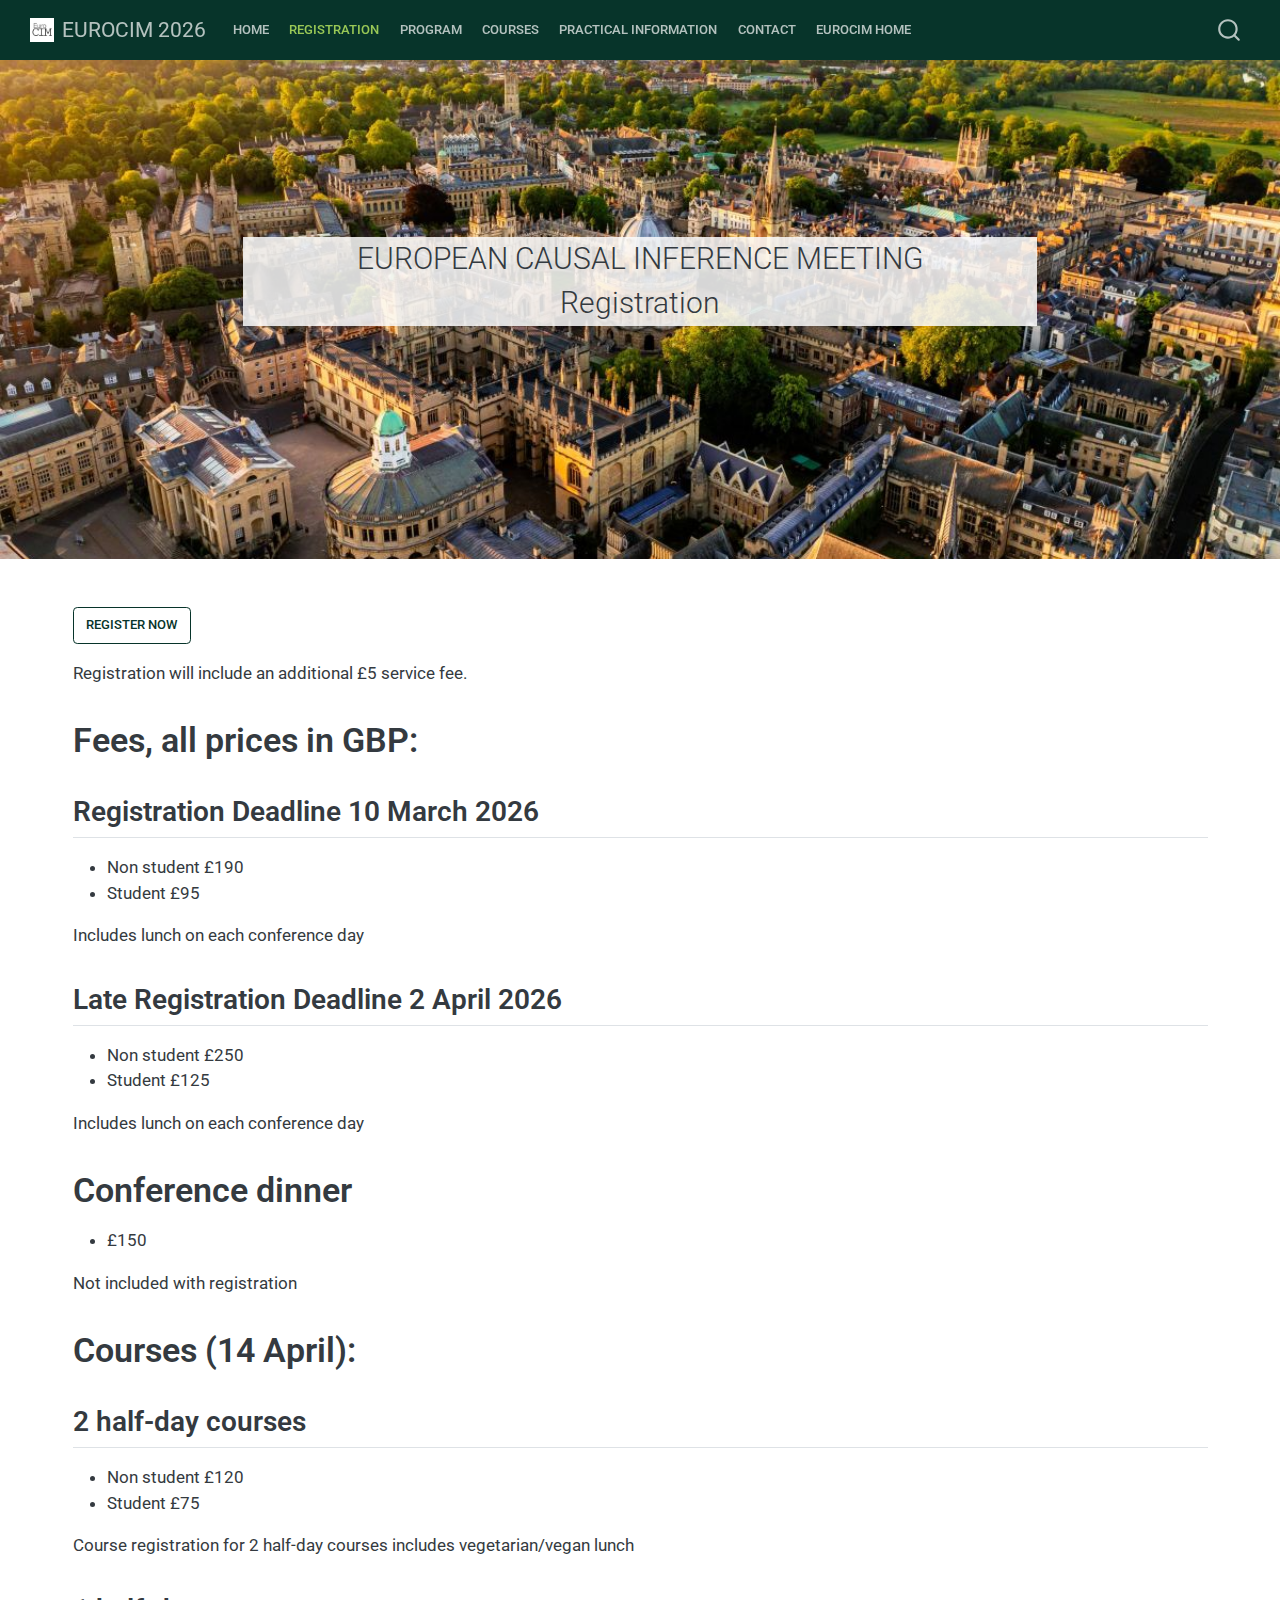
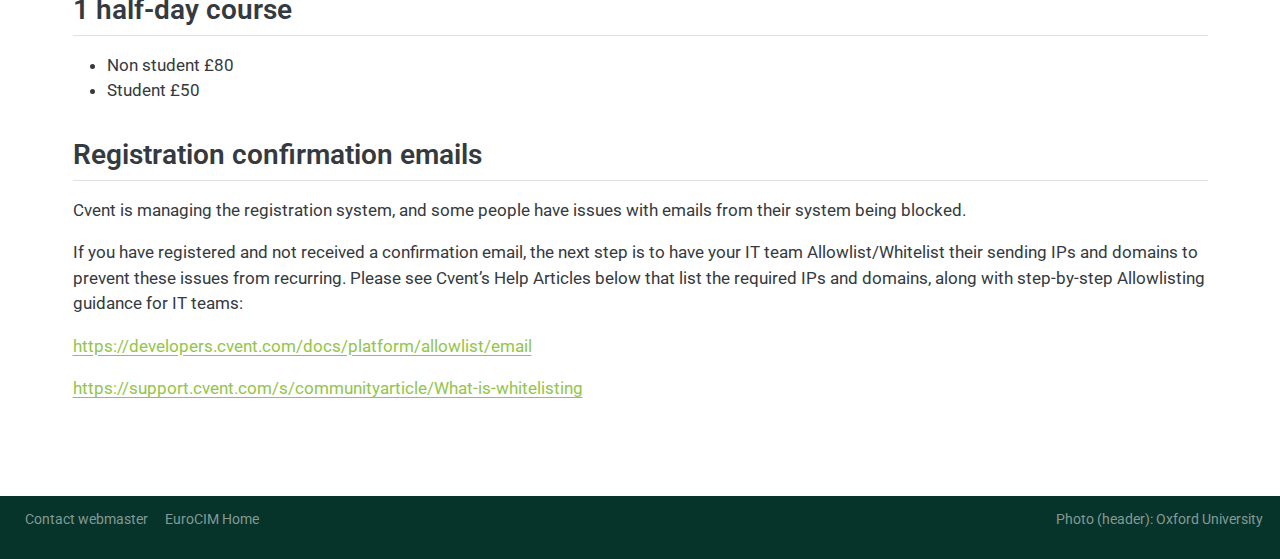
<file: docs/registration.html>
<!DOCTYPE html>
<html xmlns="http://www.w3.org/1999/xhtml" lang="en" xml:lang="en"><head>

<meta charset="utf-8">
<meta name="generator" content="quarto-1.6.40">

<meta name="viewport" content="width=device-width, initial-scale=1.0, user-scalable=yes">


<title>registration – European Causal Inference Meeting 2026 -- Oxford, UK</title>
<style>
code{white-space: pre-wrap;}
span.smallcaps{font-variant: small-caps;}
div.columns{display: flex; gap: min(4vw, 1.5em);}
div.column{flex: auto; overflow-x: auto;}
div.hanging-indent{margin-left: 1.5em; text-indent: -1.5em;}
ul.task-list{list-style: none;}
ul.task-list li input[type="checkbox"] {
  width: 0.8em;
  margin: 0 0.8em 0.2em -1em; /* quarto-specific, see https://github.com/quarto-dev/quarto-cli/issues/4556 */ 
  vertical-align: middle;
}
</style>


<script src="site_libs/quarto-nav/quarto-nav.js"></script>
<script src="site_libs/clipboard/clipboard.min.js"></script>
<script src="site_libs/quarto-search/autocomplete.umd.js"></script>
<script src="site_libs/quarto-search/fuse.min.js"></script>
<script src="site_libs/quarto-search/quarto-search.js"></script>
<meta name="quarto:offset" content="./">
<link href="./eurocim-icon.gif" rel="icon" type="image/gif">
<script src="site_libs/quarto-html/quarto.js"></script>
<script src="site_libs/quarto-html/popper.min.js"></script>
<script src="site_libs/quarto-html/tippy.umd.min.js"></script>
<script src="site_libs/quarto-html/anchor.min.js"></script>
<link href="site_libs/quarto-html/tippy.css" rel="stylesheet">
<link href="site_libs/quarto-html/quarto-syntax-highlighting-549806ee2085284f45b00abea8c6df48.css" rel="stylesheet" id="quarto-text-highlighting-styles">
<script src="site_libs/bootstrap/bootstrap.min.js"></script>
<link href="site_libs/bootstrap/bootstrap-icons.css" rel="stylesheet">
<link href="site_libs/bootstrap/bootstrap-918251d4c5010c72b2a08baf46ce9e1c.min.css" rel="stylesheet" append-hash="true" id="quarto-bootstrap" data-mode="light">
<script id="quarto-search-options" type="application/json">{
  "location": "navbar",
  "copy-button": false,
  "collapse-after": 3,
  "panel-placement": "end",
  "type": "overlay",
  "limit": 50,
  "keyboard-shortcut": [
    "f",
    "/",
    "s"
  ],
  "show-item-context": false,
  "language": {
    "search-no-results-text": "No results",
    "search-matching-documents-text": "matching documents",
    "search-copy-link-title": "Copy link to search",
    "search-hide-matches-text": "Hide additional matches",
    "search-more-match-text": "more match in this document",
    "search-more-matches-text": "more matches in this document",
    "search-clear-button-title": "Clear",
    "search-text-placeholder": "",
    "search-detached-cancel-button-title": "Cancel",
    "search-submit-button-title": "Submit",
    "search-label": "Search"
  }
}</script>
<style>

      .quarto-title-block .quarto-title-banner {
        background-image: url(images/oxford-header.jpg);
background-size: cover;
      }
</style>


<link rel="stylesheet" href="styles.css">
<link rel="stylesheet" href="modal.css">
<meta property="og:title" content="European Causal Inference Meeting 2026 – Oxford, UK">
<meta property="og:description" content="EUROPEAN CAUSAL INFERENCE MEETING Registration">
<meta property="og:image" content="eurocim-icon.gif">
<meta property="og:site_name" content="European Causal Inference Meeting 2026 -- Oxford, UK">
</head>

<body class="nav-fixed">

<div id="quarto-search-results"></div>
  <header id="quarto-header" class="headroom fixed-top quarto-banner">
    <nav class="navbar navbar-expand-lg " data-bs-theme="dark">
      <div class="navbar-container container-fluid">
      <div class="navbar-brand-container mx-auto">
    <a href="./index.html" class="navbar-brand navbar-brand-logo">
    <img src="./eurocim-icon.gif" alt="" class="navbar-logo">
    </a>
    <a class="navbar-brand" href="./index.html">
    <span class="navbar-title">EUROCIM 2026</span>
    </a>
  </div>
            <div id="quarto-search" class="" title="Search"></div>
          <button class="navbar-toggler" type="button" data-bs-toggle="collapse" data-bs-target="#navbarCollapse" aria-controls="navbarCollapse" role="menu" aria-expanded="false" aria-label="Toggle navigation" onclick="if (window.quartoToggleHeadroom) { window.quartoToggleHeadroom(); }">
  <span class="navbar-toggler-icon"></span>
</button>
          <div class="collapse navbar-collapse" id="navbarCollapse">
            <ul class="navbar-nav navbar-nav-scroll me-auto">
  <li class="nav-item">
    <a class="nav-link" href="./index.html"> 
<span class="menu-text">Home</span></a>
  </li>  
  <li class="nav-item">
    <a class="nav-link active" href="./registration.html" aria-current="page"> 
<span class="menu-text">Registration</span></a>
  </li>  
  <li class="nav-item">
    <a class="nav-link" href="./program/index.html"> 
<span class="menu-text">Program</span></a>
  </li>  
  <li class="nav-item">
    <a class="nav-link" href="./courses.html"> 
<span class="menu-text">Courses</span></a>
  </li>  
  <li class="nav-item">
    <a class="nav-link" href="./practical.html"> 
<span class="menu-text">Practical Information</span></a>
  </li>  
  <li class="nav-item">
    <a class="nav-link" href="./contact.html"> 
<span class="menu-text">Contact</span></a>
  </li>  
  <li class="nav-item">
    <a class="nav-link" href="https://eurocim.org/"> 
<span class="menu-text">EuroCIM Home</span></a>
  </li>  
</ul>
          </div> <!-- /navcollapse -->
            <div class="quarto-navbar-tools">
</div>
      </div> <!-- /container-fluid -->
    </nav>
</header>
<!-- content -->
<header id="title-block-header" class="quarto-title-block default page-columns page-full">
  <div class="quarto-title-banner page-columns page-full">
    <div class="quarto-title column-page">
      
            <p class="subtitle lead">EUROPEAN CAUSAL INFERENCE MEETING<br> Registration</p>
                      </div>
  </div>
    
  
  <div class="quarto-title-meta column-page">

      
    
      
    </div>
    
  
  </header><div id="quarto-content" class="quarto-container page-columns page-rows-contents page-layout-full page-navbar">
<!-- sidebar -->
<!-- margin-sidebar -->
    
<!-- main -->
<main class="content quarto-banner-title-block column-page" id="quarto-document-content">





<p><a href="https://web.cvent.com/event/5b6a0389-33e1-48a4-a0a6-a311fb8d8bc1/regProcessStep1" class="btn btn-outline-primary" role="button">Register now</a></p>
<p>Registration will include an additional £5 service fee.</p>
<section id="fees-all-prices-in-gbp" class="level1">
<h1>Fees, all prices in GBP:</h1>
<section id="registration-deadline-10-march-2026" class="level2">
<h2 class="anchored" data-anchor-id="registration-deadline-10-march-2026">Registration Deadline 10 March 2026</h2>
<ul>
<li>Non student £190</li>
<li>Student £95</li>
</ul>
<p>Includes lunch on each conference day</p>
</section>
<section id="late-registration-deadline-2-april-2026" class="level2">
<h2 class="anchored" data-anchor-id="late-registration-deadline-2-april-2026">Late Registration Deadline 2 April 2026</h2>
<ul>
<li>Non student £250</li>
<li>Student £125</li>
</ul>
<p>Includes lunch on each conference day</p>
</section>
</section>
<section id="conference-dinner" class="level1">
<h1>Conference dinner</h1>
<ul>
<li>£150</li>
</ul>
<p>Not included with registration</p>
</section>
<section id="courses-14-april" class="level1">
<h1>Courses (14 April):</h1>
<section id="half-day-courses" class="level2">
<h2 class="anchored" data-anchor-id="half-day-courses">2 half-day courses</h2>
<ul>
<li>Non student £120</li>
<li>Student £75</li>
</ul>
<p>Course registration for 2 half-day courses includes vegetarian/vegan lunch</p>
</section>
<section id="half-day-course" class="level2">
<h2 class="anchored" data-anchor-id="half-day-course">1 half-day course</h2>
<ul>
<li>Non student £80</li>
<li>Student £50</li>
</ul>
</section>
<section id="registration-confirmation-emails" class="level2">
<h2 class="anchored" data-anchor-id="registration-confirmation-emails">Registration confirmation emails</h2>
<p>Cvent is managing the registration system, and some people have issues with emails from their system being blocked.</p>
<p>If you have registered and not received a confirmation email, the next step is to have your IT team Allowlist/Whitelist their sending IPs and domains to prevent these issues from recurring. Please see Cvent’s Help Articles below that list the required IPs and domains, along with step-by-step Allowlisting guidance for IT teams:</p>
<p><a href="https://developers.cvent.com/docs/platform/allowlist/email" class="uri">https://developers.cvent.com/docs/platform/allowlist/email</a></p>
<p><a href="https://support.cvent.com/s/communityarticle/What-is-whitelisting" class="uri">https://support.cvent.com/s/communityarticle/What-is-whitelisting</a></p>


</section>
</section>

</main> <!-- /main -->
<script id="quarto-html-after-body" type="application/javascript">
window.document.addEventListener("DOMContentLoaded", function (event) {
  const toggleBodyColorMode = (bsSheetEl) => {
    const mode = bsSheetEl.getAttribute("data-mode");
    const bodyEl = window.document.querySelector("body");
    if (mode === "dark") {
      bodyEl.classList.add("quarto-dark");
      bodyEl.classList.remove("quarto-light");
    } else {
      bodyEl.classList.add("quarto-light");
      bodyEl.classList.remove("quarto-dark");
    }
  }
  const toggleBodyColorPrimary = () => {
    const bsSheetEl = window.document.querySelector("link#quarto-bootstrap");
    if (bsSheetEl) {
      toggleBodyColorMode(bsSheetEl);
    }
  }
  toggleBodyColorPrimary();  
  const icon = "";
  const anchorJS = new window.AnchorJS();
  anchorJS.options = {
    placement: 'right',
    icon: icon
  };
  anchorJS.add('.anchored');
  const isCodeAnnotation = (el) => {
    for (const clz of el.classList) {
      if (clz.startsWith('code-annotation-')) {                     
        return true;
      }
    }
    return false;
  }
  const onCopySuccess = function(e) {
    // button target
    const button = e.trigger;
    // don't keep focus
    button.blur();
    // flash "checked"
    button.classList.add('code-copy-button-checked');
    var currentTitle = button.getAttribute("title");
    button.setAttribute("title", "Copied!");
    let tooltip;
    if (window.bootstrap) {
      button.setAttribute("data-bs-toggle", "tooltip");
      button.setAttribute("data-bs-placement", "left");
      button.setAttribute("data-bs-title", "Copied!");
      tooltip = new bootstrap.Tooltip(button, 
        { trigger: "manual", 
          customClass: "code-copy-button-tooltip",
          offset: [0, -8]});
      tooltip.show();    
    }
    setTimeout(function() {
      if (tooltip) {
        tooltip.hide();
        button.removeAttribute("data-bs-title");
        button.removeAttribute("data-bs-toggle");
        button.removeAttribute("data-bs-placement");
      }
      button.setAttribute("title", currentTitle);
      button.classList.remove('code-copy-button-checked');
    }, 1000);
    // clear code selection
    e.clearSelection();
  }
  const getTextToCopy = function(trigger) {
      const codeEl = trigger.previousElementSibling.cloneNode(true);
      for (const childEl of codeEl.children) {
        if (isCodeAnnotation(childEl)) {
          childEl.remove();
        }
      }
      return codeEl.innerText;
  }
  const clipboard = new window.ClipboardJS('.code-copy-button:not([data-in-quarto-modal])', {
    text: getTextToCopy
  });
  clipboard.on('success', onCopySuccess);
  if (window.document.getElementById('quarto-embedded-source-code-modal')) {
    const clipboardModal = new window.ClipboardJS('.code-copy-button[data-in-quarto-modal]', {
      text: getTextToCopy,
      container: window.document.getElementById('quarto-embedded-source-code-modal')
    });
    clipboardModal.on('success', onCopySuccess);
  }
    var localhostRegex = new RegExp(/^(?:http|https):\/\/localhost\:?[0-9]*\//);
    var mailtoRegex = new RegExp(/^mailto:/);
      var filterRegex = new RegExp('/' + window.location.host + '/');
    var isInternal = (href) => {
        return filterRegex.test(href) || localhostRegex.test(href) || mailtoRegex.test(href);
    }
    // Inspect non-navigation links and adorn them if external
 	var links = window.document.querySelectorAll('a[href]:not(.nav-link):not(.navbar-brand):not(.toc-action):not(.sidebar-link):not(.sidebar-item-toggle):not(.pagination-link):not(.no-external):not([aria-hidden]):not(.dropdown-item):not(.quarto-navigation-tool):not(.about-link)');
    for (var i=0; i<links.length; i++) {
      const link = links[i];
      if (!isInternal(link.href)) {
        // undo the damage that might have been done by quarto-nav.js in the case of
        // links that we want to consider external
        if (link.dataset.originalHref !== undefined) {
          link.href = link.dataset.originalHref;
        }
      }
    }
  function tippyHover(el, contentFn, onTriggerFn, onUntriggerFn) {
    const config = {
      allowHTML: true,
      maxWidth: 500,
      delay: 100,
      arrow: false,
      appendTo: function(el) {
          return el.parentElement;
      },
      interactive: true,
      interactiveBorder: 10,
      theme: 'quarto',
      placement: 'bottom-start',
    };
    if (contentFn) {
      config.content = contentFn;
    }
    if (onTriggerFn) {
      config.onTrigger = onTriggerFn;
    }
    if (onUntriggerFn) {
      config.onUntrigger = onUntriggerFn;
    }
    window.tippy(el, config); 
  }
  const noterefs = window.document.querySelectorAll('a[role="doc-noteref"]');
  for (var i=0; i<noterefs.length; i++) {
    const ref = noterefs[i];
    tippyHover(ref, function() {
      // use id or data attribute instead here
      let href = ref.getAttribute('data-footnote-href') || ref.getAttribute('href');
      try { href = new URL(href).hash; } catch {}
      const id = href.replace(/^#\/?/, "");
      const note = window.document.getElementById(id);
      if (note) {
        return note.innerHTML;
      } else {
        return "";
      }
    });
  }
  const xrefs = window.document.querySelectorAll('a.quarto-xref');
  const processXRef = (id, note) => {
    // Strip column container classes
    const stripColumnClz = (el) => {
      el.classList.remove("page-full", "page-columns");
      if (el.children) {
        for (const child of el.children) {
          stripColumnClz(child);
        }
      }
    }
    stripColumnClz(note)
    if (id === null || id.startsWith('sec-')) {
      // Special case sections, only their first couple elements
      const container = document.createElement("div");
      if (note.children && note.children.length > 2) {
        container.appendChild(note.children[0].cloneNode(true));
        for (let i = 1; i < note.children.length; i++) {
          const child = note.children[i];
          if (child.tagName === "P" && child.innerText === "") {
            continue;
          } else {
            container.appendChild(child.cloneNode(true));
            break;
          }
        }
        if (window.Quarto?.typesetMath) {
          window.Quarto.typesetMath(container);
        }
        return container.innerHTML
      } else {
        if (window.Quarto?.typesetMath) {
          window.Quarto.typesetMath(note);
        }
        return note.innerHTML;
      }
    } else {
      // Remove any anchor links if they are present
      const anchorLink = note.querySelector('a.anchorjs-link');
      if (anchorLink) {
        anchorLink.remove();
      }
      if (window.Quarto?.typesetMath) {
        window.Quarto.typesetMath(note);
      }
      if (note.classList.contains("callout")) {
        return note.outerHTML;
      } else {
        return note.innerHTML;
      }
    }
  }
  for (var i=0; i<xrefs.length; i++) {
    const xref = xrefs[i];
    tippyHover(xref, undefined, function(instance) {
      instance.disable();
      let url = xref.getAttribute('href');
      let hash = undefined; 
      if (url.startsWith('#')) {
        hash = url;
      } else {
        try { hash = new URL(url).hash; } catch {}
      }
      if (hash) {
        const id = hash.replace(/^#\/?/, "");
        const note = window.document.getElementById(id);
        if (note !== null) {
          try {
            const html = processXRef(id, note.cloneNode(true));
            instance.setContent(html);
          } finally {
            instance.enable();
            instance.show();
          }
        } else {
          // See if we can fetch this
          fetch(url.split('#')[0])
          .then(res => res.text())
          .then(html => {
            const parser = new DOMParser();
            const htmlDoc = parser.parseFromString(html, "text/html");
            const note = htmlDoc.getElementById(id);
            if (note !== null) {
              const html = processXRef(id, note);
              instance.setContent(html);
            } 
          }).finally(() => {
            instance.enable();
            instance.show();
          });
        }
      } else {
        // See if we can fetch a full url (with no hash to target)
        // This is a special case and we should probably do some content thinning / targeting
        fetch(url)
        .then(res => res.text())
        .then(html => {
          const parser = new DOMParser();
          const htmlDoc = parser.parseFromString(html, "text/html");
          const note = htmlDoc.querySelector('main.content');
          if (note !== null) {
            // This should only happen for chapter cross references
            // (since there is no id in the URL)
            // remove the first header
            if (note.children.length > 0 && note.children[0].tagName === "HEADER") {
              note.children[0].remove();
            }
            const html = processXRef(null, note);
            instance.setContent(html);
          } 
        }).finally(() => {
          instance.enable();
          instance.show();
        });
      }
    }, function(instance) {
    });
  }
      let selectedAnnoteEl;
      const selectorForAnnotation = ( cell, annotation) => {
        let cellAttr = 'data-code-cell="' + cell + '"';
        let lineAttr = 'data-code-annotation="' +  annotation + '"';
        const selector = 'span[' + cellAttr + '][' + lineAttr + ']';
        return selector;
      }
      const selectCodeLines = (annoteEl) => {
        const doc = window.document;
        const targetCell = annoteEl.getAttribute("data-target-cell");
        const targetAnnotation = annoteEl.getAttribute("data-target-annotation");
        const annoteSpan = window.document.querySelector(selectorForAnnotation(targetCell, targetAnnotation));
        const lines = annoteSpan.getAttribute("data-code-lines").split(",");
        const lineIds = lines.map((line) => {
          return targetCell + "-" + line;
        })
        let top = null;
        let height = null;
        let parent = null;
        if (lineIds.length > 0) {
            //compute the position of the single el (top and bottom and make a div)
            const el = window.document.getElementById(lineIds[0]);
            top = el.offsetTop;
            height = el.offsetHeight;
            parent = el.parentElement.parentElement;
          if (lineIds.length > 1) {
            const lastEl = window.document.getElementById(lineIds[lineIds.length - 1]);
            const bottom = lastEl.offsetTop + lastEl.offsetHeight;
            height = bottom - top;
          }
          if (top !== null && height !== null && parent !== null) {
            // cook up a div (if necessary) and position it 
            let div = window.document.getElementById("code-annotation-line-highlight");
            if (div === null) {
              div = window.document.createElement("div");
              div.setAttribute("id", "code-annotation-line-highlight");
              div.style.position = 'absolute';
              parent.appendChild(div);
            }
            div.style.top = top - 2 + "px";
            div.style.height = height + 4 + "px";
            div.style.left = 0;
            let gutterDiv = window.document.getElementById("code-annotation-line-highlight-gutter");
            if (gutterDiv === null) {
              gutterDiv = window.document.createElement("div");
              gutterDiv.setAttribute("id", "code-annotation-line-highlight-gutter");
              gutterDiv.style.position = 'absolute';
              const codeCell = window.document.getElementById(targetCell);
              const gutter = codeCell.querySelector('.code-annotation-gutter');
              gutter.appendChild(gutterDiv);
            }
            gutterDiv.style.top = top - 2 + "px";
            gutterDiv.style.height = height + 4 + "px";
          }
          selectedAnnoteEl = annoteEl;
        }
      };
      const unselectCodeLines = () => {
        const elementsIds = ["code-annotation-line-highlight", "code-annotation-line-highlight-gutter"];
        elementsIds.forEach((elId) => {
          const div = window.document.getElementById(elId);
          if (div) {
            div.remove();
          }
        });
        selectedAnnoteEl = undefined;
      };
        // Handle positioning of the toggle
    window.addEventListener(
      "resize",
      throttle(() => {
        elRect = undefined;
        if (selectedAnnoteEl) {
          selectCodeLines(selectedAnnoteEl);
        }
      }, 10)
    );
    function throttle(fn, ms) {
    let throttle = false;
    let timer;
      return (...args) => {
        if(!throttle) { // first call gets through
            fn.apply(this, args);
            throttle = true;
        } else { // all the others get throttled
            if(timer) clearTimeout(timer); // cancel #2
            timer = setTimeout(() => {
              fn.apply(this, args);
              timer = throttle = false;
            }, ms);
        }
      };
    }
      // Attach click handler to the DT
      const annoteDls = window.document.querySelectorAll('dt[data-target-cell]');
      for (const annoteDlNode of annoteDls) {
        annoteDlNode.addEventListener('click', (event) => {
          const clickedEl = event.target;
          if (clickedEl !== selectedAnnoteEl) {
            unselectCodeLines();
            const activeEl = window.document.querySelector('dt[data-target-cell].code-annotation-active');
            if (activeEl) {
              activeEl.classList.remove('code-annotation-active');
            }
            selectCodeLines(clickedEl);
            clickedEl.classList.add('code-annotation-active');
          } else {
            // Unselect the line
            unselectCodeLines();
            clickedEl.classList.remove('code-annotation-active');
          }
        });
      }
  const findCites = (el) => {
    const parentEl = el.parentElement;
    if (parentEl) {
      const cites = parentEl.dataset.cites;
      if (cites) {
        return {
          el,
          cites: cites.split(' ')
        };
      } else {
        return findCites(el.parentElement)
      }
    } else {
      return undefined;
    }
  };
  var bibliorefs = window.document.querySelectorAll('a[role="doc-biblioref"]');
  for (var i=0; i<bibliorefs.length; i++) {
    const ref = bibliorefs[i];
    const citeInfo = findCites(ref);
    if (citeInfo) {
      tippyHover(citeInfo.el, function() {
        var popup = window.document.createElement('div');
        citeInfo.cites.forEach(function(cite) {
          var citeDiv = window.document.createElement('div');
          citeDiv.classList.add('hanging-indent');
          citeDiv.classList.add('csl-entry');
          var biblioDiv = window.document.getElementById('ref-' + cite);
          if (biblioDiv) {
            citeDiv.innerHTML = biblioDiv.innerHTML;
          }
          popup.appendChild(citeDiv);
        });
        return popup.innerHTML;
      });
    }
  }
});
</script>
</div> <!-- /content -->
<footer class="footer">
  <div class="nav-footer">
    <div class="nav-footer-left">
      <ul class="footer-items list-unstyled">
    <li class="nav-item">
    <a class="nav-link" href="mailto:european.cim@gmail.com">
<p>Contact webmaster</p>
</a>
  </li>  
    <li class="nav-item">
    <a class="nav-link" href="https://eurocim.org/">
<p>EuroCIM Home</p>
</a>
  </li>  
</ul>
    </div>   
    <div class="nav-footer-center">
      &nbsp;
    </div>
    <div class="nav-footer-right">
      <ul class="footer-items list-unstyled">
    <li class="nav-item">
 Photo (header): Oxford University
  </li>  
</ul>
    </div>
  </div>
</footer>




</body></html>
</file>
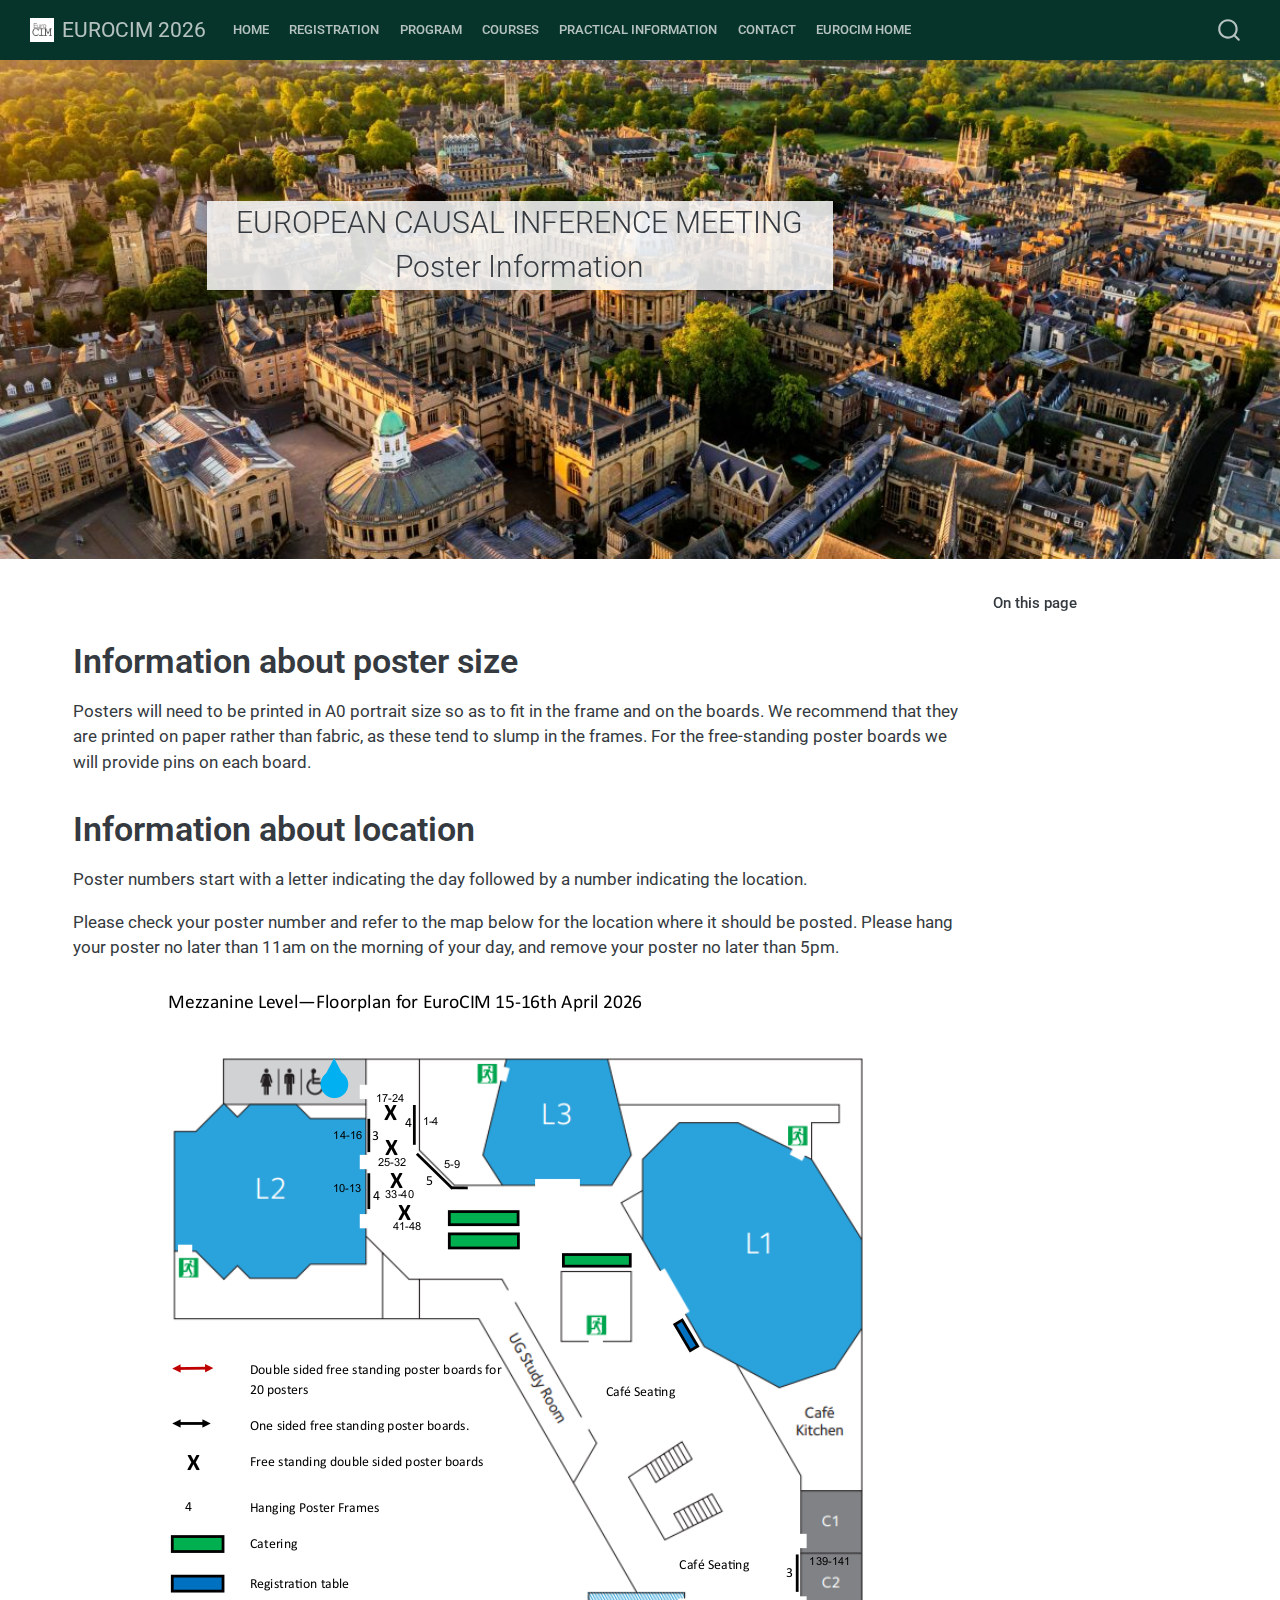
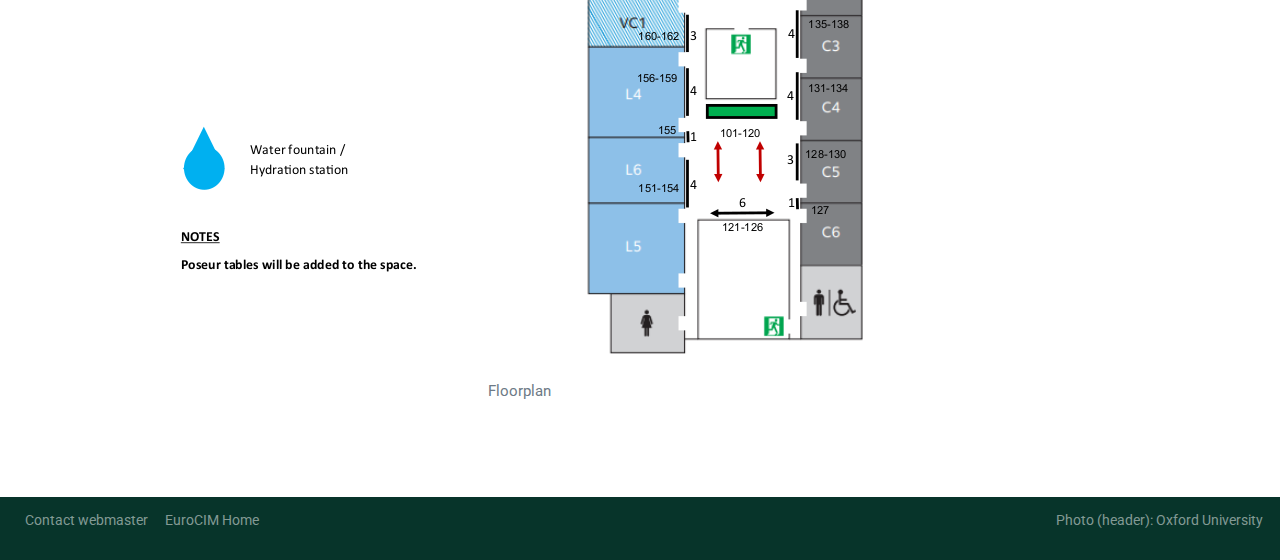
<file: docs/program/poster-information.html>
<!DOCTYPE html>
<html xmlns="http://www.w3.org/1999/xhtml" lang="en" xml:lang="en"><head>

<meta charset="utf-8">
<meta name="generator" content="quarto-1.9.37">

<meta name="viewport" content="width=device-width, initial-scale=1.0, user-scalable=yes">


<title>poster-information – European Causal Inference Meeting 2026 -- Oxford, UK</title>
<style>
/* Default styles provided by pandoc.
** See https://pandoc.org/MANUAL.html#variables-for-html for config info.
*/
code{white-space: pre-wrap;}
span.smallcaps{font-variant: small-caps;}
div.columns{display: flex; gap: min(4vw, 1.5em);}
div.column{flex: auto; overflow-x: auto;}
div.hanging-indent{margin-left: 1.5em; text-indent: -1.5em;}
ul.task-list{list-style: none;}
ul.task-list li input[type="checkbox"] {
  width: 0.8em;
  margin: 0 0.8em 0.2em -1em; /* quarto-specific, see https://github.com/quarto-dev/quarto-cli/issues/4556 */ 
  vertical-align: middle;
}
</style>


<script src="../site_libs/quarto-nav/quarto-nav.js"></script>
<script src="../site_libs/clipboard/clipboard.min.js"></script>
<script src="../site_libs/quarto-search/autocomplete.umd.js"></script>
<script src="../site_libs/quarto-search/fuse.min.js"></script>
<script src="../site_libs/quarto-search/quarto-search.js"></script>
<meta name="quarto:offset" content="../">
<link href="../eurocim-icon.gif" rel="icon" type="image/gif">
<script src="../site_libs/quarto-html/quarto.js" type="module"></script>
<script src="../site_libs/quarto-html/tabsets/tabsets.js" type="module"></script>
<script src="../site_libs/quarto-html/popper.min.js"></script>
<script src="../site_libs/quarto-html/tippy.umd.min.js"></script>
<script src="../site_libs/quarto-html/anchor.min.js"></script>
<link href="../site_libs/quarto-html/tippy.css" rel="stylesheet">
<link href="../site_libs/quarto-html/quarto-syntax-highlighting-7f8f88aac4f3542376d5c11b86a4c14d.css" rel="stylesheet" id="quarto-text-highlighting-styles">
<script src="../site_libs/bootstrap/bootstrap.min.js"></script>
<link href="../site_libs/bootstrap/bootstrap-icons.css" rel="stylesheet">
<link href="../site_libs/bootstrap/bootstrap-b99094181373c7c122010422523e39ce.min.css" rel="stylesheet" append-hash="true" id="quarto-bootstrap" data-mode="light">
<script id="quarto-search-options" type="application/json">{
  "location": "navbar",
  "copy-button": false,
  "collapse-after": 3,
  "panel-placement": "end",
  "type": "overlay",
  "limit": 50,
  "keyboard-shortcut": [
    "f",
    "/",
    "s"
  ],
  "show-item-context": false,
  "language": {
    "search-no-results-text": "No results",
    "search-matching-documents-text": "matching documents",
    "search-copy-link-title": "Copy link to search",
    "search-hide-matches-text": "Hide additional matches",
    "search-more-match-text": "more match in this document",
    "search-more-matches-text": "more matches in this document",
    "search-clear-button-title": "Clear",
    "search-text-placeholder": "",
    "search-detached-cancel-button-title": "Cancel",
    "search-submit-button-title": "Submit",
    "search-label": "Search"
  }
}</script>
<style>

      .quarto-title-block .quarto-title-banner {
        background-image: url(../images/oxford-header.jpg);
background-size: cover;
      }
</style>


<link rel="stylesheet" href="../styles.css">
<link rel="stylesheet" href="../modal.css">
<meta property="og:title" content="European Causal Inference Meeting 2026 – Oxford, UK">
<meta property="og:description" content="EUROPEAN CAUSAL INFERENCE MEETING Poster Information">
<meta property="og:image" content="eurocim-icon.gif">
<meta property="og:site_name" content="European Causal Inference Meeting 2026 – Oxford, UK">
</head>

<body class="nav-fixed quarto-light">

<div id="quarto-search-results"></div>
  <header id="quarto-header" class="headroom fixed-top quarto-banner">
    <nav class="navbar navbar-expand-lg " data-bs-theme="dark">
      <div class="navbar-container container-fluid">
      <div class="navbar-brand-container mx-auto">
    <a href="../index.html" class="navbar-brand navbar-brand-logo">
    <img src="../eurocim-icon.gif" alt="" class="navbar-logo light-content">
    <img src="../eurocim-icon.gif" alt="" class="navbar-logo dark-content">
    </a>
    <a class="navbar-brand" href="../index.html">
    <span class="navbar-title">EUROCIM 2026</span>
    </a>
  </div>
            <div id="quarto-search" class="" title="Search"></div>
          <button class="navbar-toggler" type="button" data-bs-toggle="collapse" data-bs-target="#navbarCollapse" aria-controls="navbarCollapse" role="menu" aria-expanded="false" aria-label="Toggle navigation" onclick="if (window.quartoToggleHeadroom) { window.quartoToggleHeadroom(); }">
  <span class="navbar-toggler-icon"></span>
</button>
          <div class="collapse navbar-collapse" id="navbarCollapse">
            <ul class="navbar-nav navbar-nav-scroll me-auto">
  <li class="nav-item">
    <a class="nav-link" href="../index.html"> 
<span class="menu-text">Home</span></a>
  </li>  
  <li class="nav-item">
    <a class="nav-link" href="../registration.html"> 
<span class="menu-text">Registration</span></a>
  </li>  
  <li class="nav-item">
    <a class="nav-link" href="../program/index.html"> 
<span class="menu-text">Program</span></a>
  </li>  
  <li class="nav-item">
    <a class="nav-link" href="../courses.html"> 
<span class="menu-text">Courses</span></a>
  </li>  
  <li class="nav-item">
    <a class="nav-link" href="../practical.html"> 
<span class="menu-text">Practical Information</span></a>
  </li>  
  <li class="nav-item">
    <a class="nav-link" href="../contact.html"> 
<span class="menu-text">Contact</span></a>
  </li>  
  <li class="nav-item">
    <a class="nav-link" href="https://eurocim.org/"> 
<span class="menu-text">EuroCIM Home</span></a>
  </li>  
</ul>
          </div> <!-- /navcollapse -->
            <div class="quarto-navbar-tools">
</div>
      </div> <!-- /container-fluid -->
    </nav>
</header>
<!-- content -->
<header id="title-block-header" class="quarto-title-block default page-columns page-full">
  <div class="quarto-title-banner page-columns page-full">
    <div class="quarto-title column-page-left">
      
            <p class="subtitle lead">EUROPEAN CAUSAL INFERENCE MEETING<br> Poster Information</p>
                      </div>
  </div>
    
  
  <div class="quarto-title-meta column-page-left">

      
    
      
    </div>
    
  
  </header><div id="quarto-content" class="quarto-container page-columns page-rows-contents page-layout-full page-navbar">
<!-- sidebar -->
<!-- margin-sidebar -->
    <div id="quarto-margin-sidebar" class="sidebar margin-sidebar">
        <nav id="TOC" role="doc-toc" class="toc-active">
    <h2 id="toc-title">On this page</h2>
   
  <ul class="collapse">
  <li><a href="#information-about-poster-size" id="toc-information-about-poster-size" class="nav-link active" data-scroll-target="#information-about-poster-size">Information about poster size</a></li>
  <li><a href="#information-about-location" id="toc-information-about-location" class="nav-link" data-scroll-target="#information-about-location">Information about location</a></li>
  </ul>
</nav>
    </div>
<!-- main -->
<main class="content quarto-banner-title-block column-page-left" id="quarto-document-content">





<section id="information-about-poster-size" class="level1">
<h1>Information about poster size</h1>
<p>Posters will need to be printed in A0 portrait size so as to fit in the frame and on the boards. We recommend that they are printed on paper rather than fabric, as these tend to slump in the frames. For the free-standing poster boards we will provide pins on each board.</p>
</section>
<section id="information-about-location" class="level1">
<h1>Information about location</h1>
<p>Poster numbers start with a letter indicating the day followed by a number indicating the location.</p>
<p>Please check your poster number and refer to the map below for the location where it should be posted. Please hang your poster no later than 11am on the morning of your day, and remove your poster no later than 5pm.</p>
<div class="quarto-figure quarto-figure-center">
<figure class="figure">
<p><img src="../images/floorplan.png" class="img-fluid figure-img"></p>
<figcaption>Floorplan</figcaption>
</figure>
</div>


</section>

</main> <!-- /main -->
<script id="quarto-html-after-body" type="application/javascript">
  window.document.addEventListener("DOMContentLoaded", function (event) {
    const icon = "";
    const anchorJS = new window.AnchorJS();
    anchorJS.options = {
      placement: 'right',
      icon: icon
    };
    anchorJS.add('.anchored');
    const isCodeAnnotation = (el) => {
      for (const clz of el.classList) {
        if (clz.startsWith('code-annotation-')) {                     
          return true;
        }
      }
      return false;
    }
    const onCopySuccess = function(e) {
      // button target
      const button = e.trigger;
      // don't keep focus
      button.blur();
      // flash "checked"
      button.classList.add('code-copy-button-checked');
      var currentTitle = button.getAttribute("title");
      button.setAttribute("title", "Copied!");
      let tooltip;
      if (window.bootstrap) {
        button.setAttribute("data-bs-toggle", "tooltip");
        button.setAttribute("data-bs-placement", "left");
        button.setAttribute("data-bs-title", "Copied!");
        tooltip = new bootstrap.Tooltip(button, 
          { trigger: "manual", 
            customClass: "code-copy-button-tooltip",
            offset: [0, -8]});
        tooltip.show();    
      }
      setTimeout(function() {
        if (tooltip) {
          tooltip.hide();
          button.removeAttribute("data-bs-title");
          button.removeAttribute("data-bs-toggle");
          button.removeAttribute("data-bs-placement");
        }
        button.setAttribute("title", currentTitle);
        button.classList.remove('code-copy-button-checked');
      }, 1000);
      // clear code selection
      e.clearSelection();
    }
    const getTextToCopy = function(trigger) {
      const outerScaffold = trigger.parentElement.cloneNode(true);
      const codeEl = outerScaffold.querySelector('code');
      for (const childEl of codeEl.children) {
        if (isCodeAnnotation(childEl)) {
          childEl.remove();
        }
      }
      return codeEl.innerText;
    }
    const clipboard = new window.ClipboardJS('.code-copy-button:not([data-in-quarto-modal])', {
      text: getTextToCopy
    });
    clipboard.on('success', onCopySuccess);
    if (window.document.getElementById('quarto-embedded-source-code-modal')) {
      const clipboardModal = new window.ClipboardJS('.code-copy-button[data-in-quarto-modal]', {
        text: getTextToCopy,
        container: window.document.getElementById('quarto-embedded-source-code-modal')
      });
      clipboardModal.on('success', onCopySuccess);
    }
      var localhostRegex = new RegExp(/^(?:http|https):\/\/localhost\:?[0-9]*\//);
      var mailtoRegex = new RegExp(/^mailto:/);
        var filterRegex = new RegExp('/' + window.location.host + '/');
      var isInternal = (href) => {
          return filterRegex.test(href) || localhostRegex.test(href) || mailtoRegex.test(href);
      }
      // Inspect non-navigation links and adorn them if external
     var links = window.document.querySelectorAll('a[href]:not(.nav-link):not(.navbar-brand):not(.toc-action):not(.sidebar-link):not(.sidebar-item-toggle):not(.pagination-link):not(.no-external):not([aria-hidden]):not(.dropdown-item):not(.quarto-navigation-tool):not(.about-link)');
      for (var i=0; i<links.length; i++) {
        const link = links[i];
        if (!isInternal(link.href)) {
          // undo the damage that might have been done by quarto-nav.js in the case of
          // links that we want to consider external
          if (link.dataset.originalHref !== undefined) {
            link.href = link.dataset.originalHref;
          }
        }
      }
    function tippyHover(el, contentFn, onTriggerFn, onUntriggerFn) {
      const config = {
        allowHTML: true,
        maxWidth: 500,
        delay: 100,
        arrow: false,
        appendTo: function(el) {
            return el.parentElement;
        },
        interactive: true,
        interactiveBorder: 10,
        theme: 'quarto',
        placement: 'bottom-start',
      };
      if (contentFn) {
        config.content = contentFn;
      }
      if (onTriggerFn) {
        config.onTrigger = onTriggerFn;
      }
      if (onUntriggerFn) {
        config.onUntrigger = onUntriggerFn;
      }
      window.tippy(el, config); 
    }
    const noterefs = window.document.querySelectorAll('a[role="doc-noteref"]');
    for (var i=0; i<noterefs.length; i++) {
      const ref = noterefs[i];
      tippyHover(ref, function() {
        // use id or data attribute instead here
        let href = ref.getAttribute('data-footnote-href') || ref.getAttribute('href');
        try { href = new URL(href).hash; } catch {}
        const id = href.replace(/^#\/?/, "");
        const note = window.document.getElementById(id);
        if (note) {
          return note.innerHTML;
        } else {
          return "";
        }
      });
    }
    const xrefs = window.document.querySelectorAll('a.quarto-xref');
    const processXRef = (id, note) => {
      // Strip column container classes
      const stripColumnClz = (el) => {
        el.classList.remove("page-full", "page-columns");
        if (el.children) {
          for (const child of el.children) {
            stripColumnClz(child);
          }
        }
      }
      stripColumnClz(note)
      if (id === null || id.startsWith('sec-')) {
        // Special case sections, only their first couple elements
        const container = document.createElement("div");
        if (note.children && note.children.length > 2) {
          container.appendChild(note.children[0].cloneNode(true));
          for (let i = 1; i < note.children.length; i++) {
            const child = note.children[i];
            if (child.tagName === "P" && child.innerText === "") {
              continue;
            } else {
              container.appendChild(child.cloneNode(true));
              break;
            }
          }
          if (window.Quarto?.typesetMath) {
            window.Quarto.typesetMath(container);
          }
          return container.innerHTML
        } else {
          if (window.Quarto?.typesetMath) {
            window.Quarto.typesetMath(note);
          }
          return note.innerHTML;
        }
      } else {
        // Remove any anchor links if they are present
        const anchorLink = note.querySelector('a.anchorjs-link');
        if (anchorLink) {
          anchorLink.remove();
        }
        if (window.Quarto?.typesetMath) {
          window.Quarto.typesetMath(note);
        }
        if (note.classList.contains("callout")) {
          return note.outerHTML;
        } else {
          return note.innerHTML;
        }
      }
    }
    for (var i=0; i<xrefs.length; i++) {
      const xref = xrefs[i];
      tippyHover(xref, undefined, function(instance) {
        instance.disable();
        let url = xref.getAttribute('href');
        let hash = undefined; 
        if (url.startsWith('#')) {
          hash = url;
        } else {
          try { hash = new URL(url).hash; } catch {}
        }
        if (hash) {
          const id = hash.replace(/^#\/?/, "");
          const note = window.document.getElementById(id);
          if (note !== null) {
            try {
              const html = processXRef(id, note.cloneNode(true));
              instance.setContent(html);
            } finally {
              instance.enable();
              instance.show();
            }
          } else {
            // See if we can fetch this
            fetch(url.split('#')[0])
            .then(res => res.text())
            .then(html => {
              const parser = new DOMParser();
              const htmlDoc = parser.parseFromString(html, "text/html");
              const note = htmlDoc.getElementById(id);
              if (note !== null) {
                const html = processXRef(id, note);
                instance.setContent(html);
              } 
            }).finally(() => {
              instance.enable();
              instance.show();
            });
          }
        } else {
          // See if we can fetch a full url (with no hash to target)
          // This is a special case and we should probably do some content thinning / targeting
          fetch(url)
          .then(res => res.text())
          .then(html => {
            const parser = new DOMParser();
            const htmlDoc = parser.parseFromString(html, "text/html");
            const note = htmlDoc.querySelector('main.content');
            if (note !== null) {
              // This should only happen for chapter cross references
              // (since there is no id in the URL)
              // remove the first header
              if (note.children.length > 0 && note.children[0].tagName === "HEADER") {
                note.children[0].remove();
              }
              const html = processXRef(null, note);
              instance.setContent(html);
            } 
          }).finally(() => {
            instance.enable();
            instance.show();
          });
        }
      }, function(instance) {
      });
    }
        let selectedAnnoteEl;
        const selectorForAnnotation = ( cell, annotation) => {
          let cellAttr = 'data-code-cell="' + cell + '"';
          let lineAttr = 'data-code-annotation="' +  annotation + '"';
          const selector = 'span[' + cellAttr + '][' + lineAttr + ']';
          return selector;
        }
        const selectCodeLines = (annoteEl) => {
          const doc = window.document;
          const targetCell = annoteEl.getAttribute("data-target-cell");
          const targetAnnotation = annoteEl.getAttribute("data-target-annotation");
          const annoteSpan = window.document.querySelector(selectorForAnnotation(targetCell, targetAnnotation));
          const lines = annoteSpan.getAttribute("data-code-lines").split(",");
          const lineIds = lines.map((line) => {
            return targetCell + "-" + line;
          })
          let top = null;
          let height = null;
          let parent = null;
          if (lineIds.length > 0) {
              //compute the position of the single el (top and bottom and make a div)
              const el = window.document.getElementById(lineIds[0]);
              top = el.offsetTop;
              height = el.offsetHeight;
              parent = el.parentElement.parentElement;
            if (lineIds.length > 1) {
              const lastEl = window.document.getElementById(lineIds[lineIds.length - 1]);
              const bottom = lastEl.offsetTop + lastEl.offsetHeight;
              height = bottom - top;
            }
            if (top !== null && height !== null && parent !== null) {
              // cook up a div (if necessary) and position it 
              let div = window.document.getElementById("code-annotation-line-highlight");
              if (div === null) {
                div = window.document.createElement("div");
                div.setAttribute("id", "code-annotation-line-highlight");
                div.style.position = 'absolute';
                parent.appendChild(div);
              }
              div.style.top = top - 2 + "px";
              div.style.height = height + 4 + "px";
              div.style.left = 0;
              let gutterDiv = window.document.getElementById("code-annotation-line-highlight-gutter");
              if (gutterDiv === null) {
                gutterDiv = window.document.createElement("div");
                gutterDiv.setAttribute("id", "code-annotation-line-highlight-gutter");
                gutterDiv.style.position = 'absolute';
                const codeCell = window.document.getElementById(targetCell);
                const gutter = codeCell.querySelector('.code-annotation-gutter');
                gutter.appendChild(gutterDiv);
              }
              gutterDiv.style.top = top - 2 + "px";
              gutterDiv.style.height = height + 4 + "px";
            }
            selectedAnnoteEl = annoteEl;
          }
        };
        const unselectCodeLines = () => {
          const elementsIds = ["code-annotation-line-highlight", "code-annotation-line-highlight-gutter"];
          elementsIds.forEach((elId) => {
            const div = window.document.getElementById(elId);
            if (div) {
              div.remove();
            }
          });
          selectedAnnoteEl = undefined;
        };
          // Handle positioning of the toggle
      window.addEventListener(
        "resize",
        throttle(() => {
          elRect = undefined;
          if (selectedAnnoteEl) {
            selectCodeLines(selectedAnnoteEl);
          }
        }, 10)
      );
      function throttle(fn, ms) {
      let throttle = false;
      let timer;
        return (...args) => {
          if(!throttle) { // first call gets through
              fn.apply(this, args);
              throttle = true;
          } else { // all the others get throttled
              if(timer) clearTimeout(timer); // cancel #2
              timer = setTimeout(() => {
                fn.apply(this, args);
                timer = throttle = false;
              }, ms);
          }
        };
      }
        // Attach click handler to the DT
        const annoteDls = window.document.querySelectorAll('dt[data-target-cell]');
        for (const annoteDlNode of annoteDls) {
          annoteDlNode.addEventListener('click', (event) => {
            const clickedEl = event.target;
            if (clickedEl !== selectedAnnoteEl) {
              unselectCodeLines();
              const activeEl = window.document.querySelector('dt[data-target-cell].code-annotation-active');
              if (activeEl) {
                activeEl.classList.remove('code-annotation-active');
              }
              selectCodeLines(clickedEl);
              clickedEl.classList.add('code-annotation-active');
            } else {
              // Unselect the line
              unselectCodeLines();
              clickedEl.classList.remove('code-annotation-active');
            }
          });
        }
    const findCites = (el) => {
      const parentEl = el.parentElement;
      if (parentEl) {
        const cites = parentEl.dataset.cites;
        if (cites) {
          return {
            el,
            cites: cites.split(' ')
          };
        } else {
          return findCites(el.parentElement)
        }
      } else {
        return undefined;
      }
    };
    var bibliorefs = window.document.querySelectorAll('a[role="doc-biblioref"]');
    for (var i=0; i<bibliorefs.length; i++) {
      const ref = bibliorefs[i];
      const citeInfo = findCites(ref);
      if (citeInfo) {
        tippyHover(citeInfo.el, function() {
          var popup = window.document.createElement('div');
          citeInfo.cites.forEach(function(cite) {
            var citeDiv = window.document.createElement('div');
            citeDiv.classList.add('hanging-indent');
            citeDiv.classList.add('csl-entry');
            var biblioDiv = window.document.getElementById('ref-' + cite);
            if (biblioDiv) {
              citeDiv.innerHTML = biblioDiv.innerHTML;
            }
            popup.appendChild(citeDiv);
          });
          return popup.innerHTML;
        });
      }
    }
  });
  </script>
</div> <!-- /content -->
<footer class="footer">
  <div class="nav-footer">
    <div class="nav-footer-left">
      <ul class="footer-items list-unstyled">
    <li class="nav-item">
    <a class="nav-link" href="mailto:european.cim@gmail.com">
<p>Contact webmaster</p>
</a>
  </li>  
    <li class="nav-item">
    <a class="nav-link" href="https://eurocim.org/">
<p>EuroCIM Home</p>
</a>
  </li>  
</ul>
    </div>   
    <div class="nav-footer-center">
      &nbsp;
    </div>
    <div class="nav-footer-right">
      <ul class="footer-items list-unstyled">
    <li class="nav-item">
 Photo (header): Oxford University
  </li>  
</ul>
    </div>
  </div>
</footer>




</body></html>
</file>
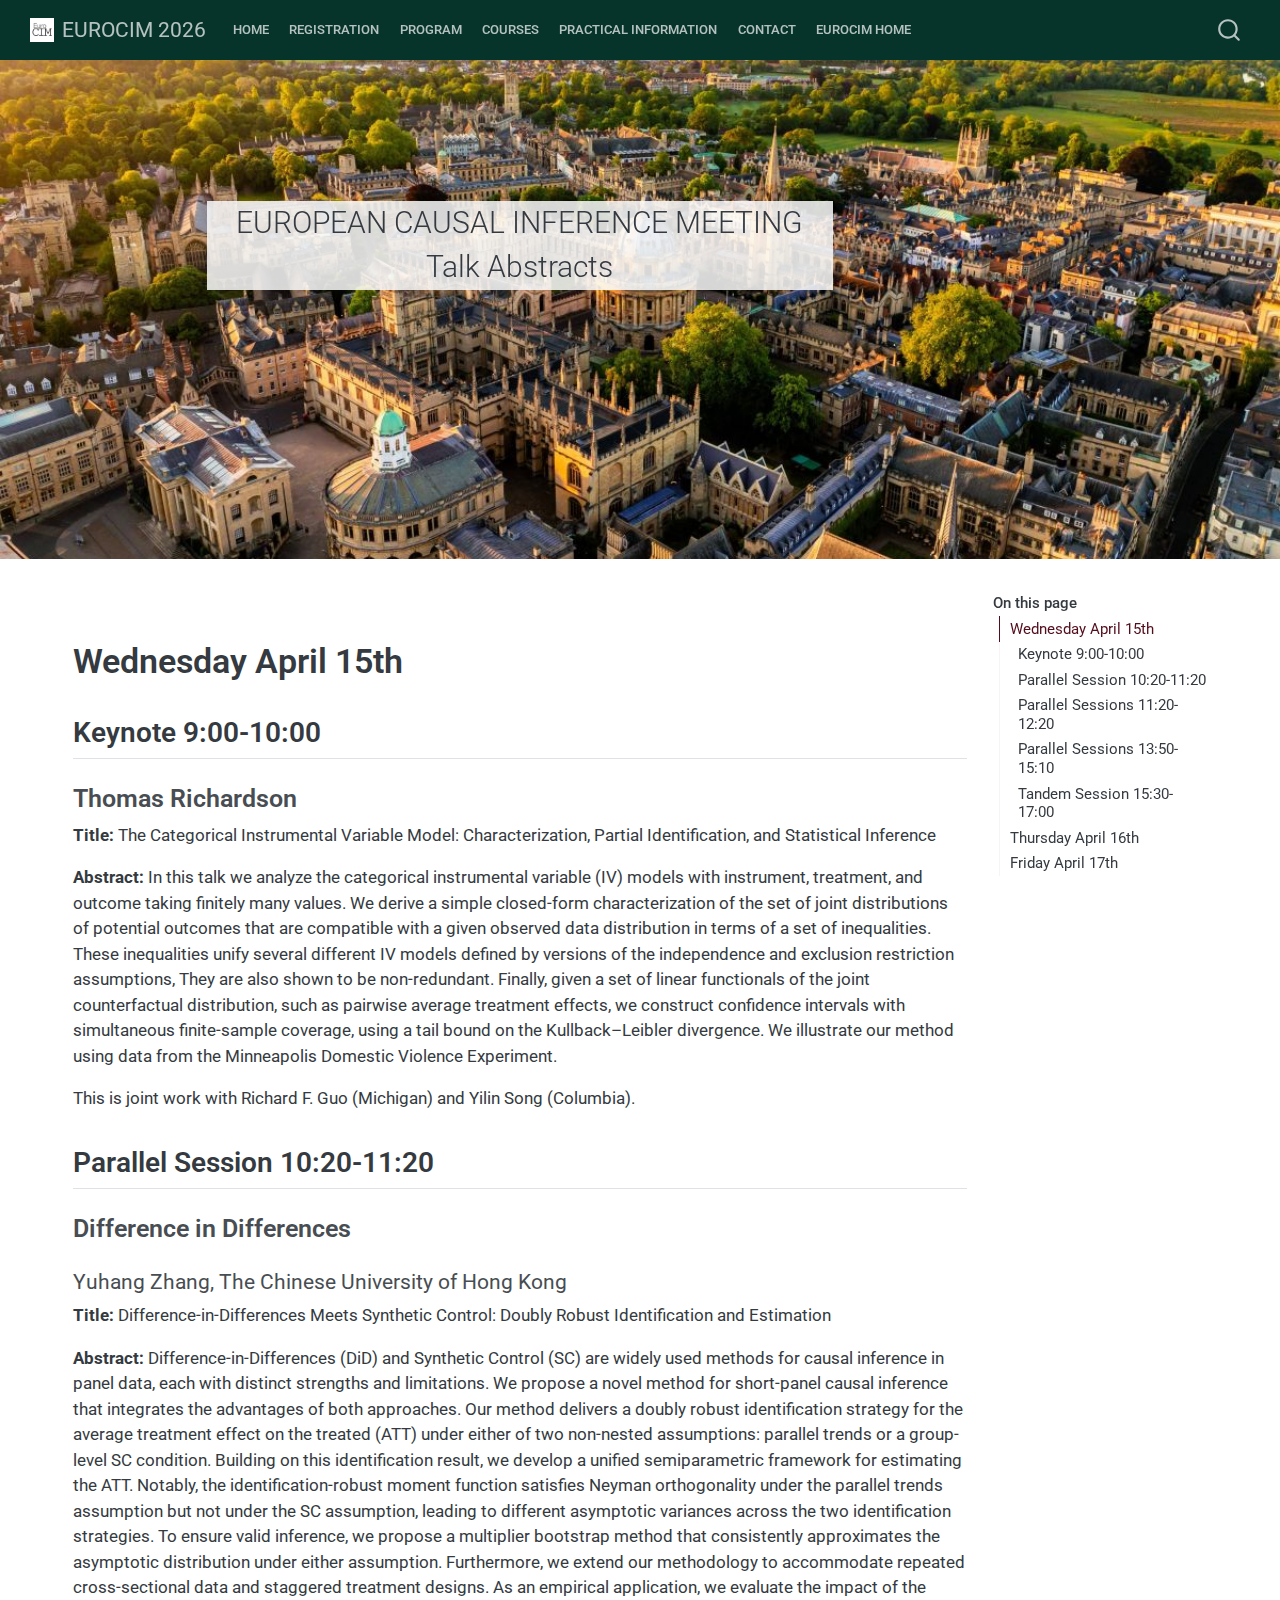
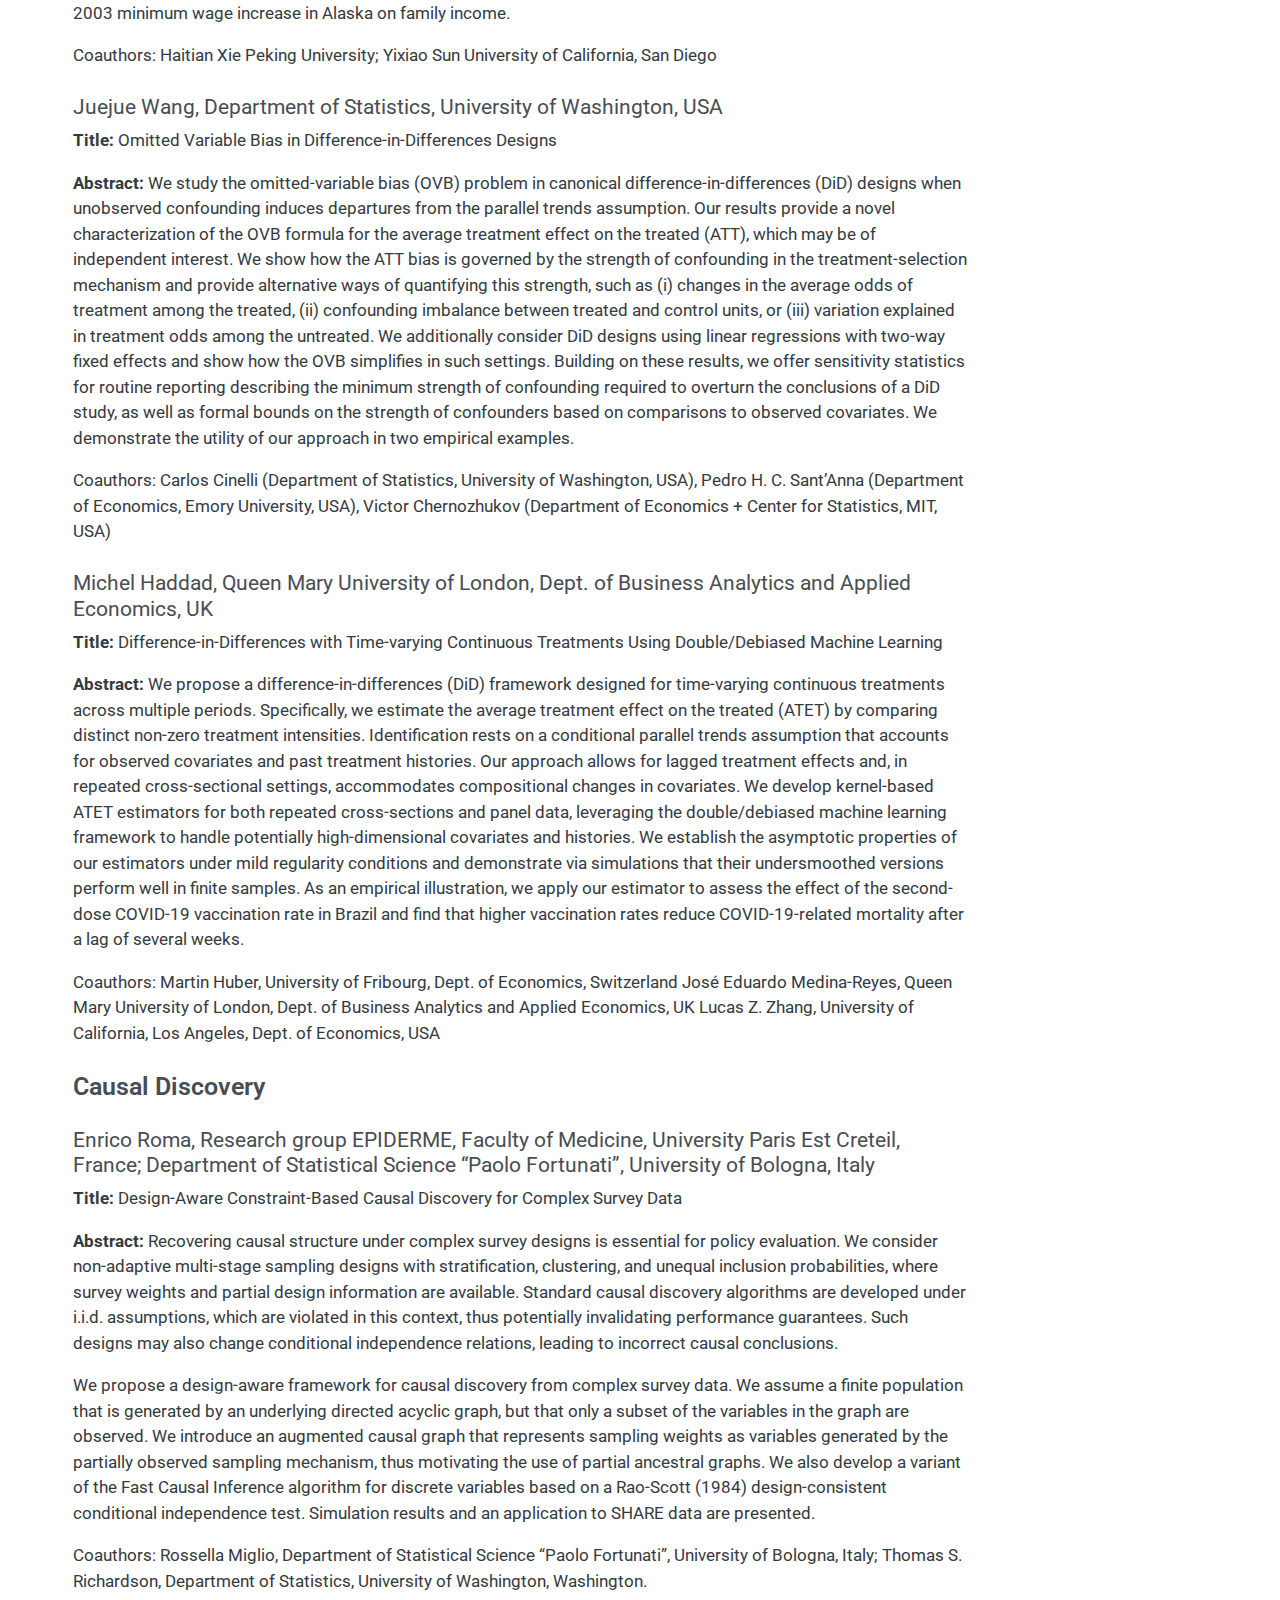
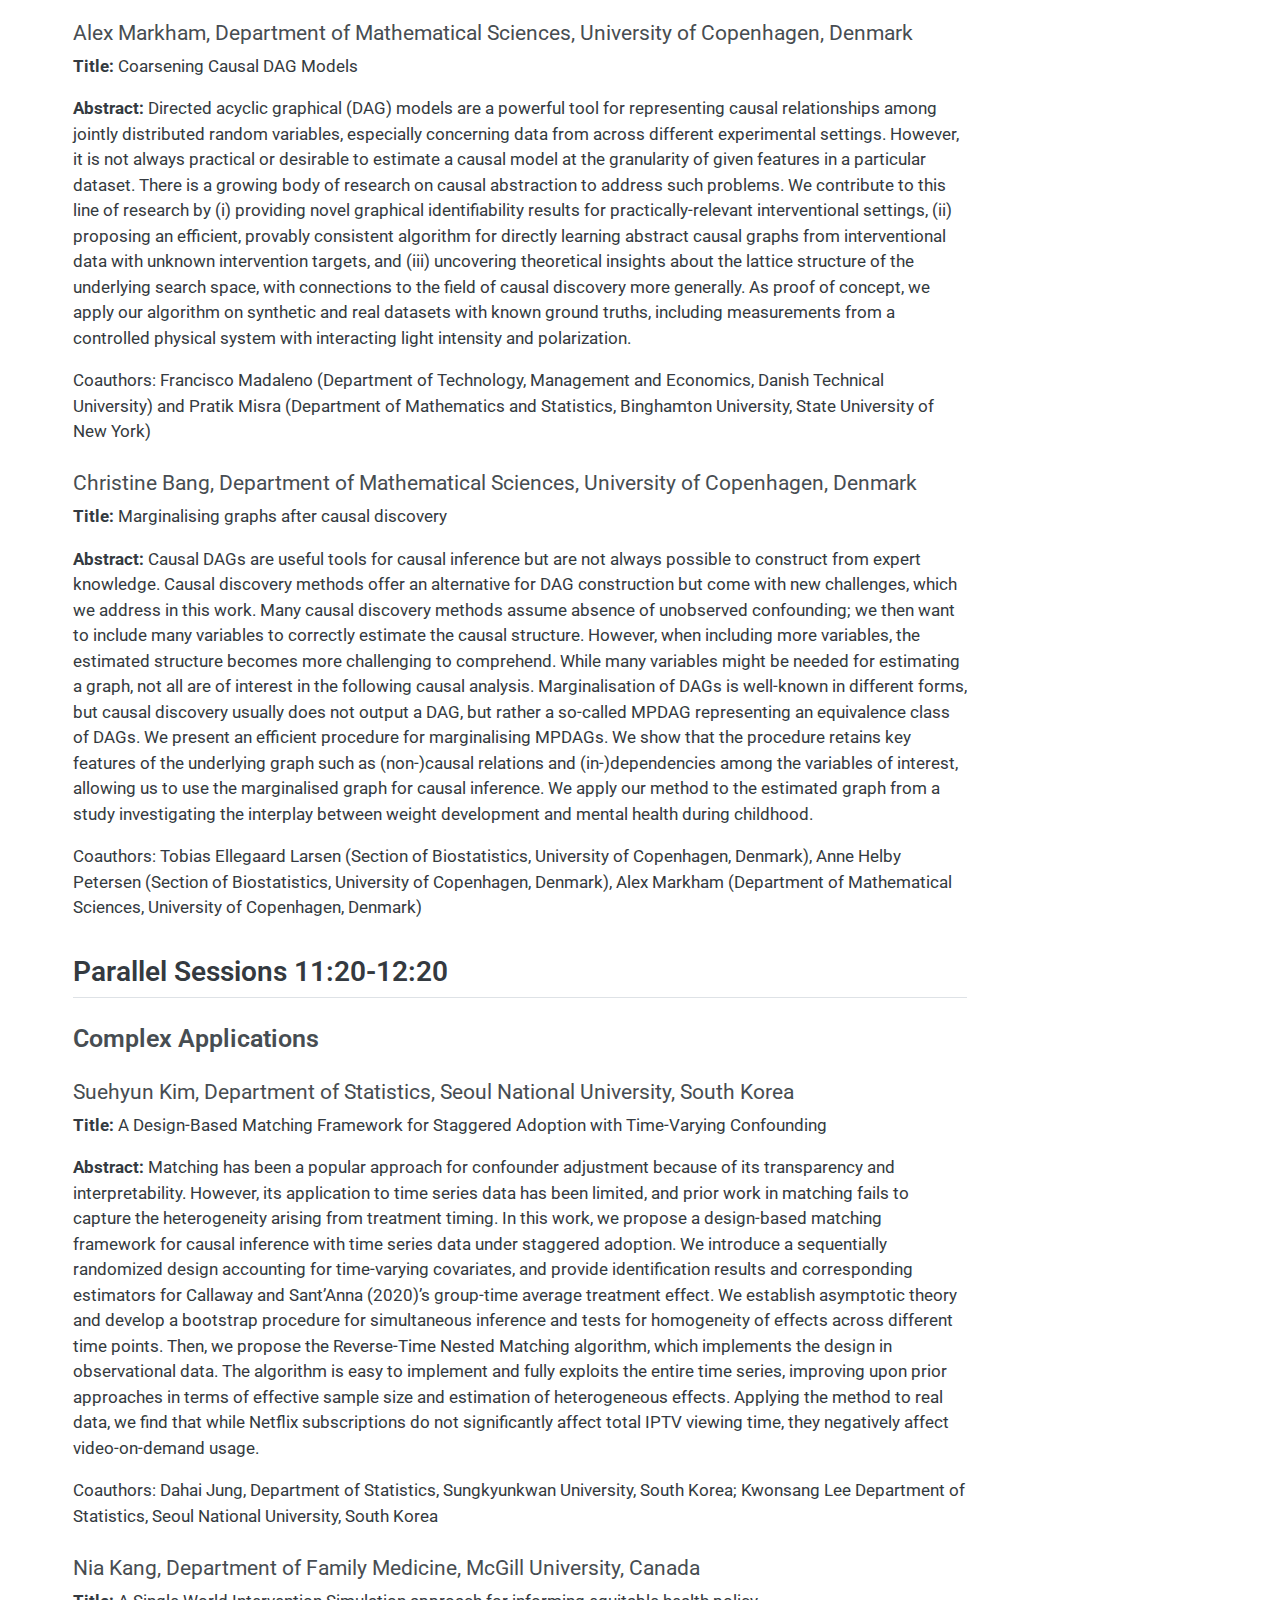
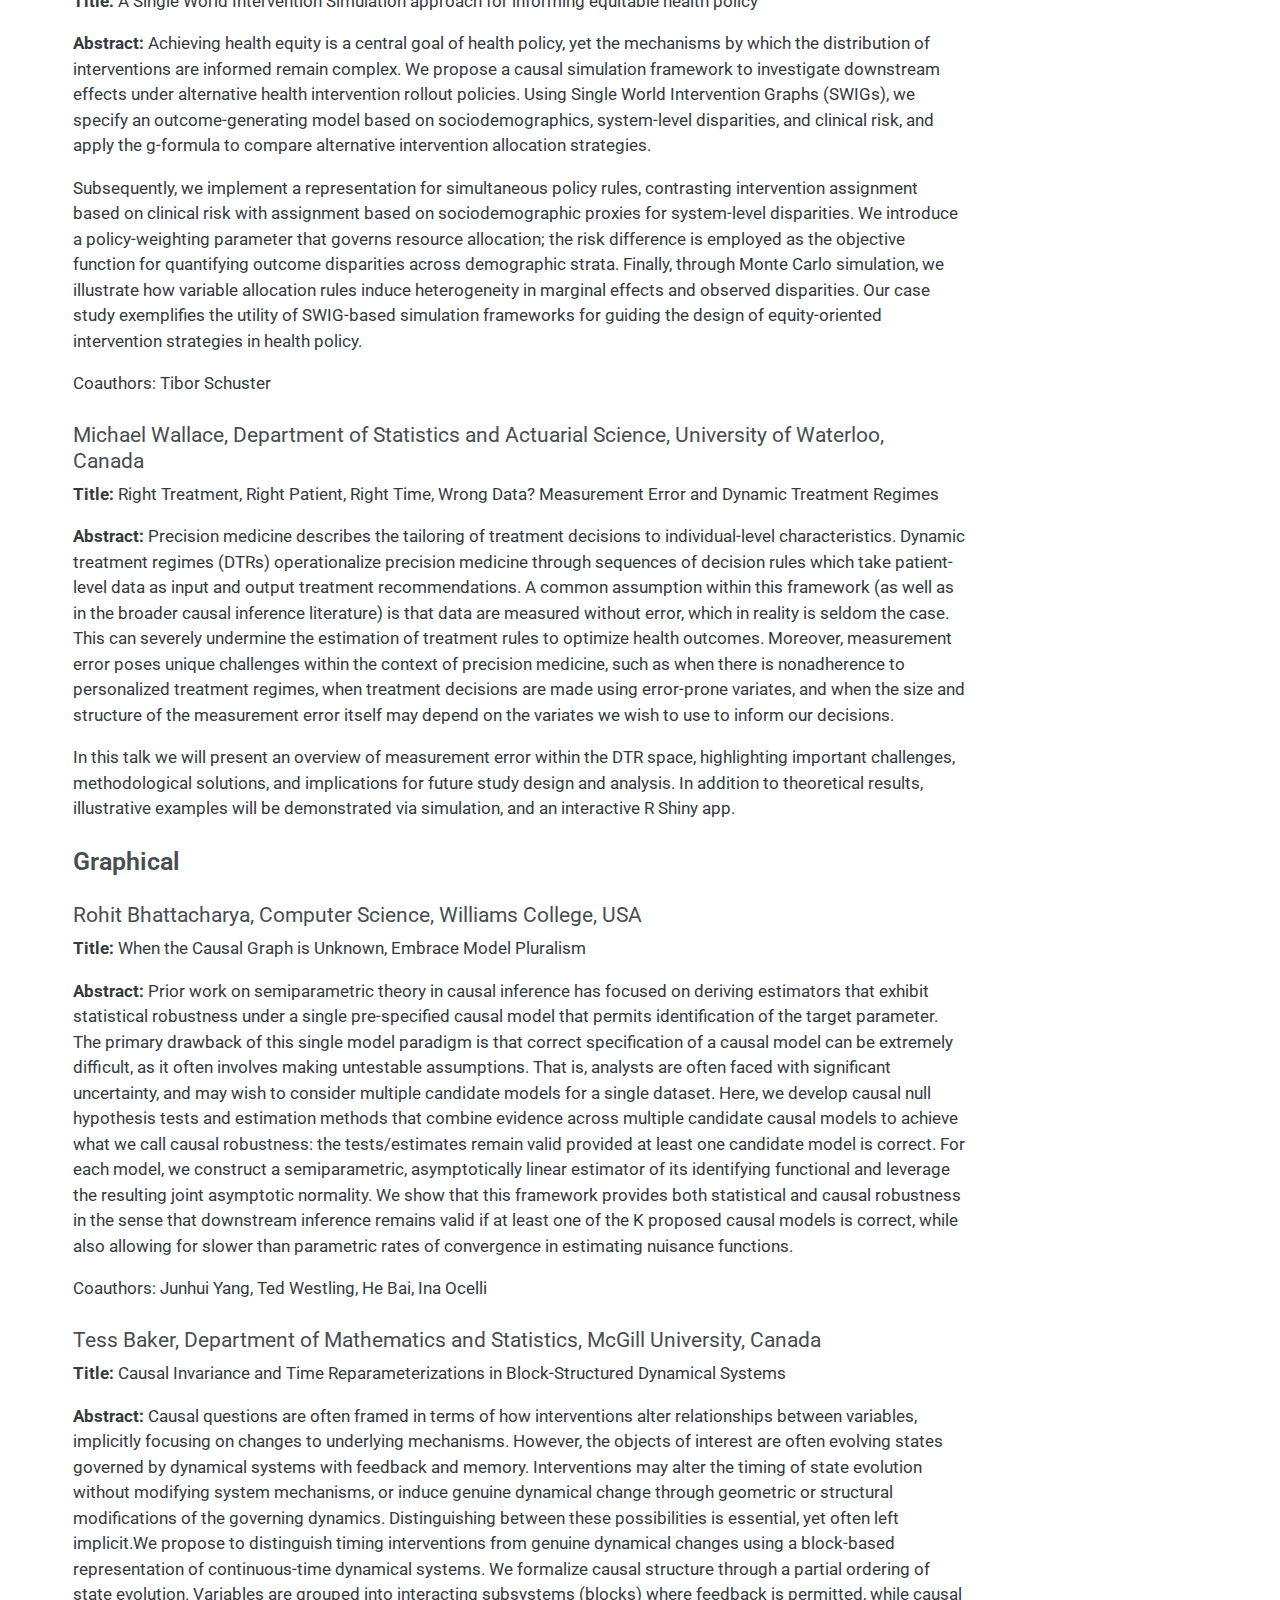
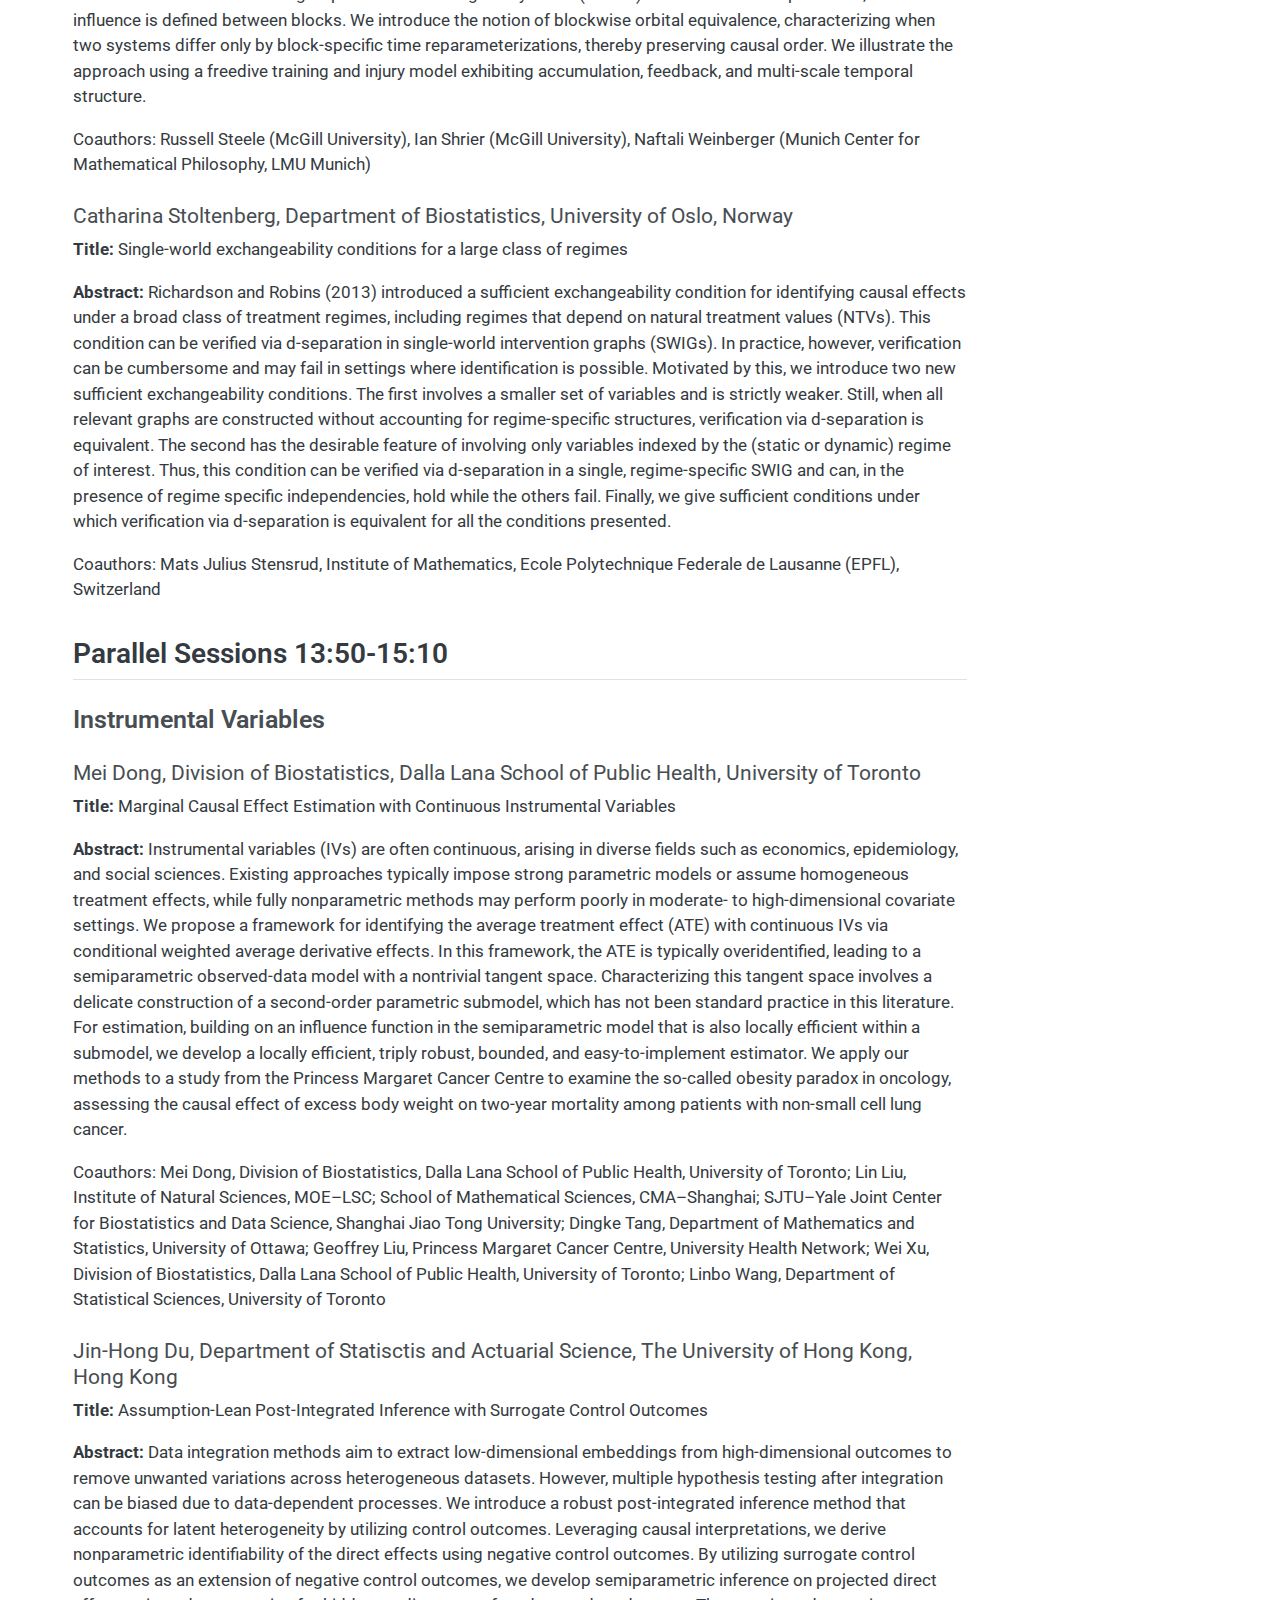
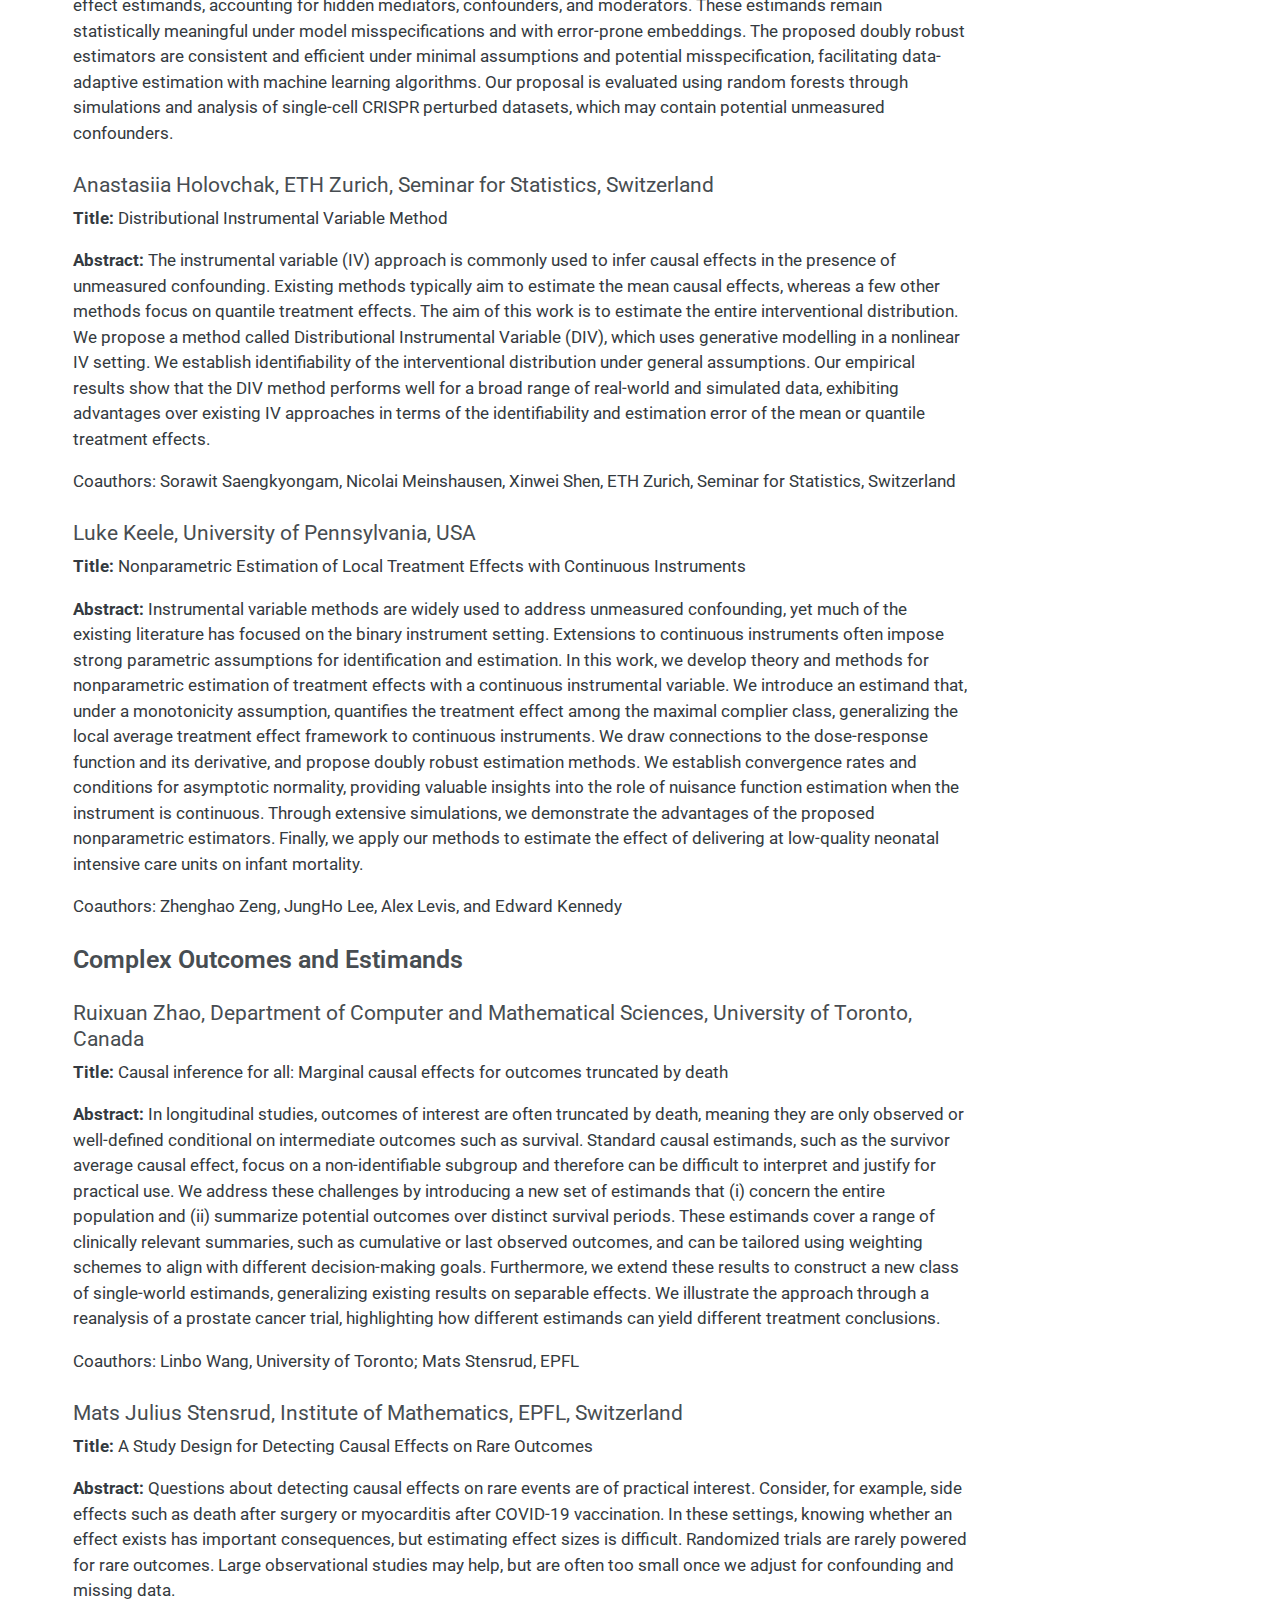
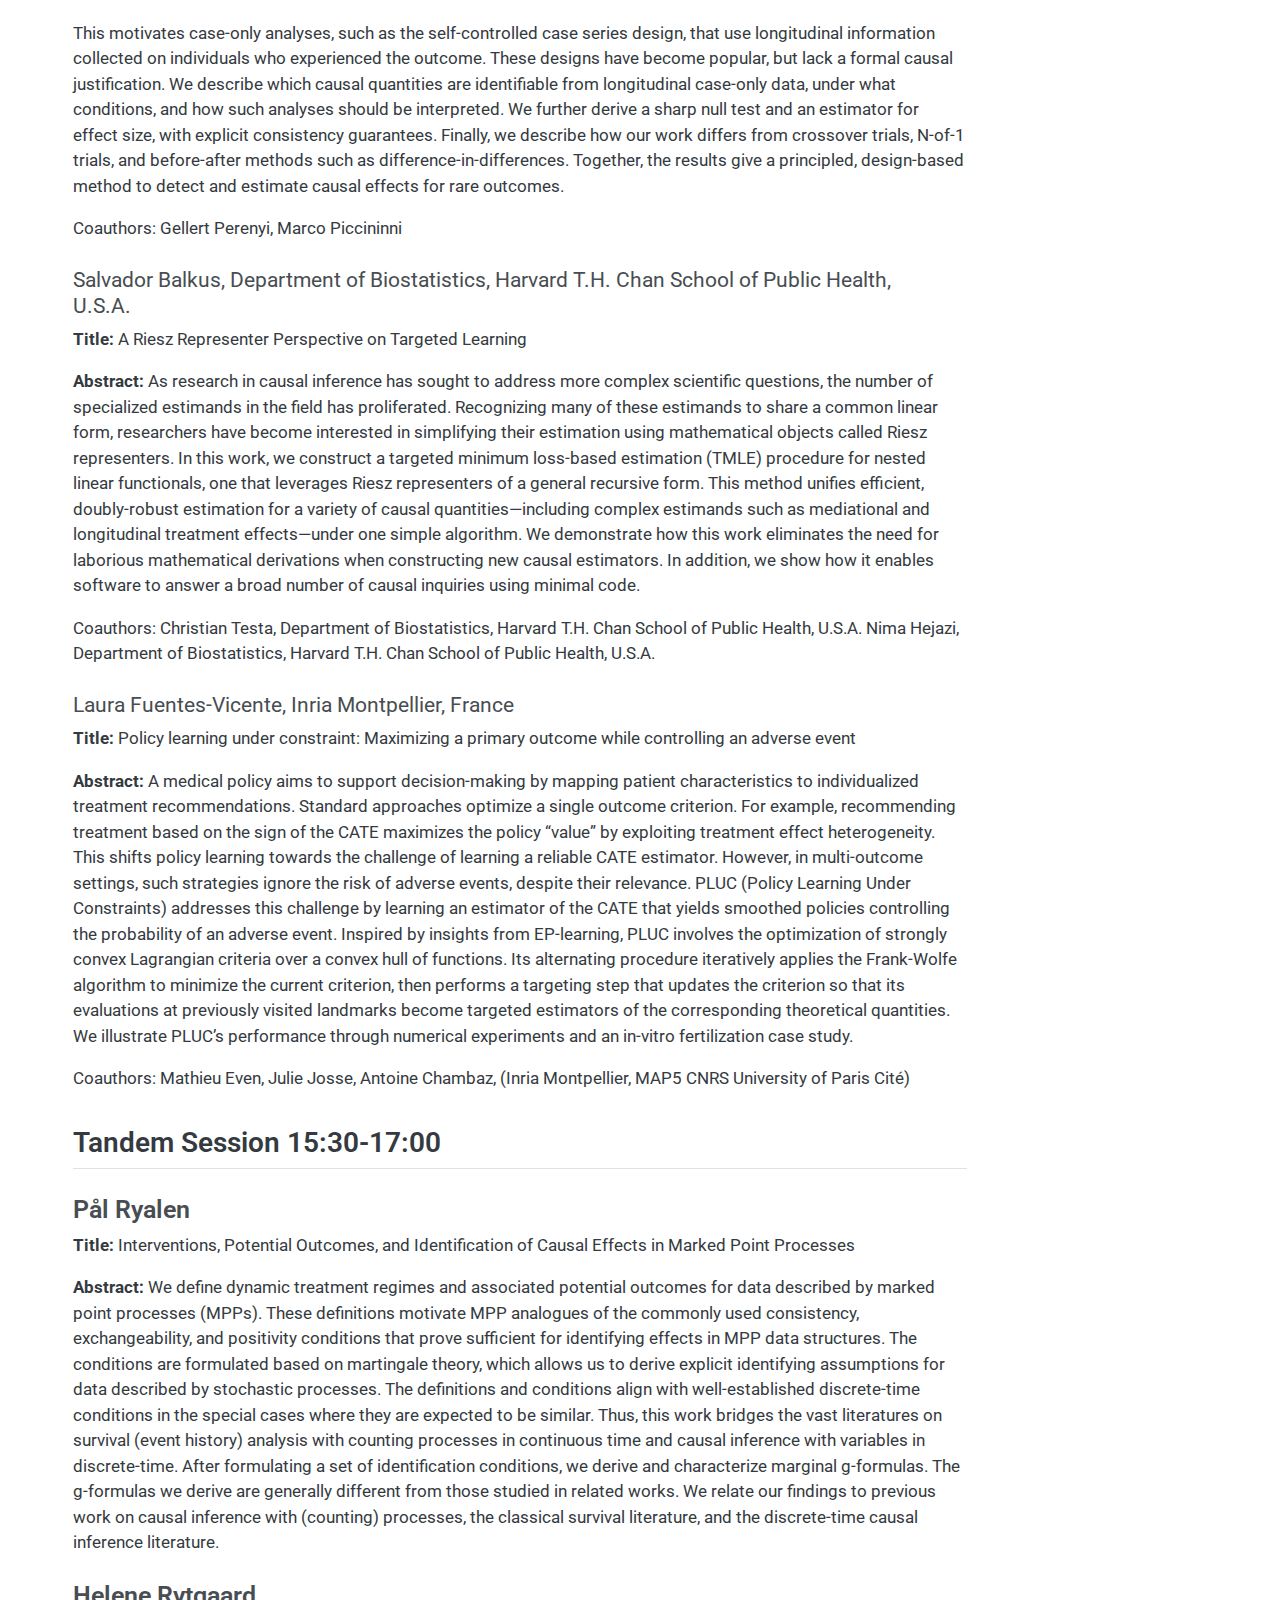
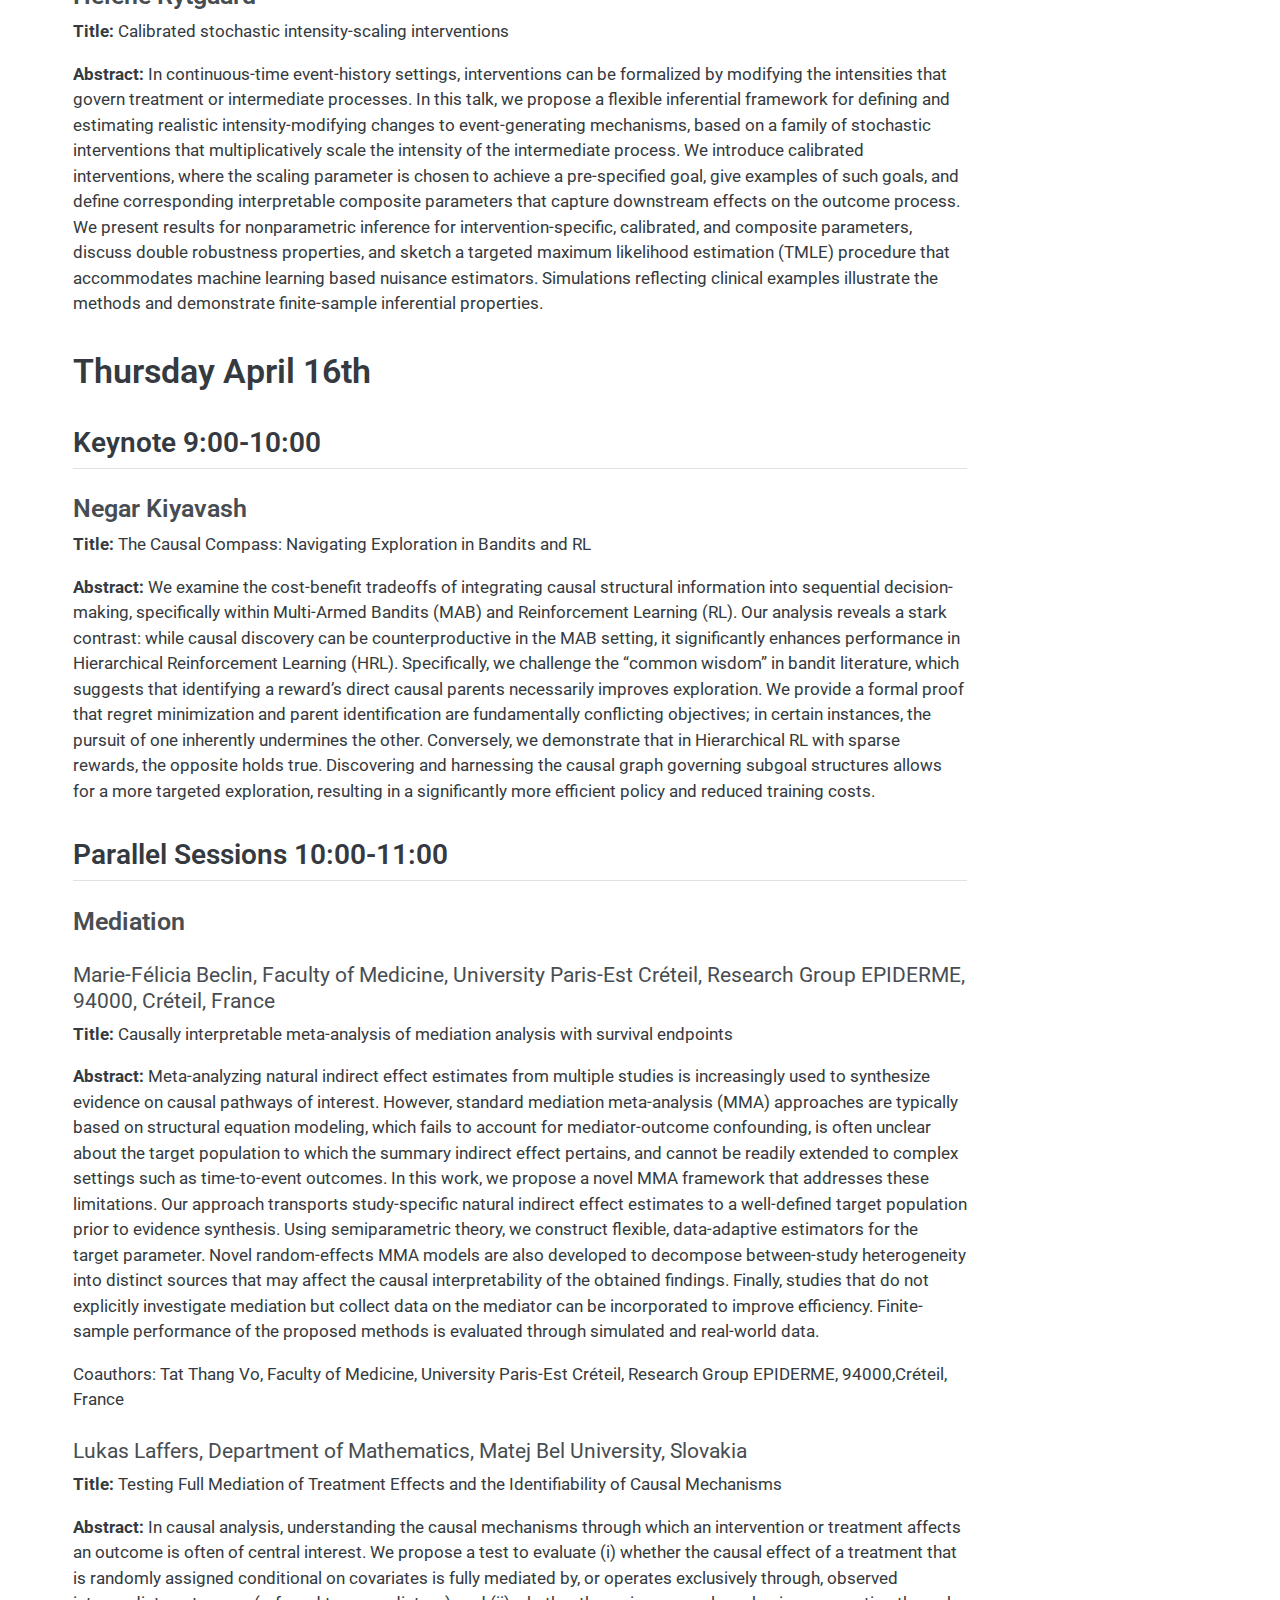
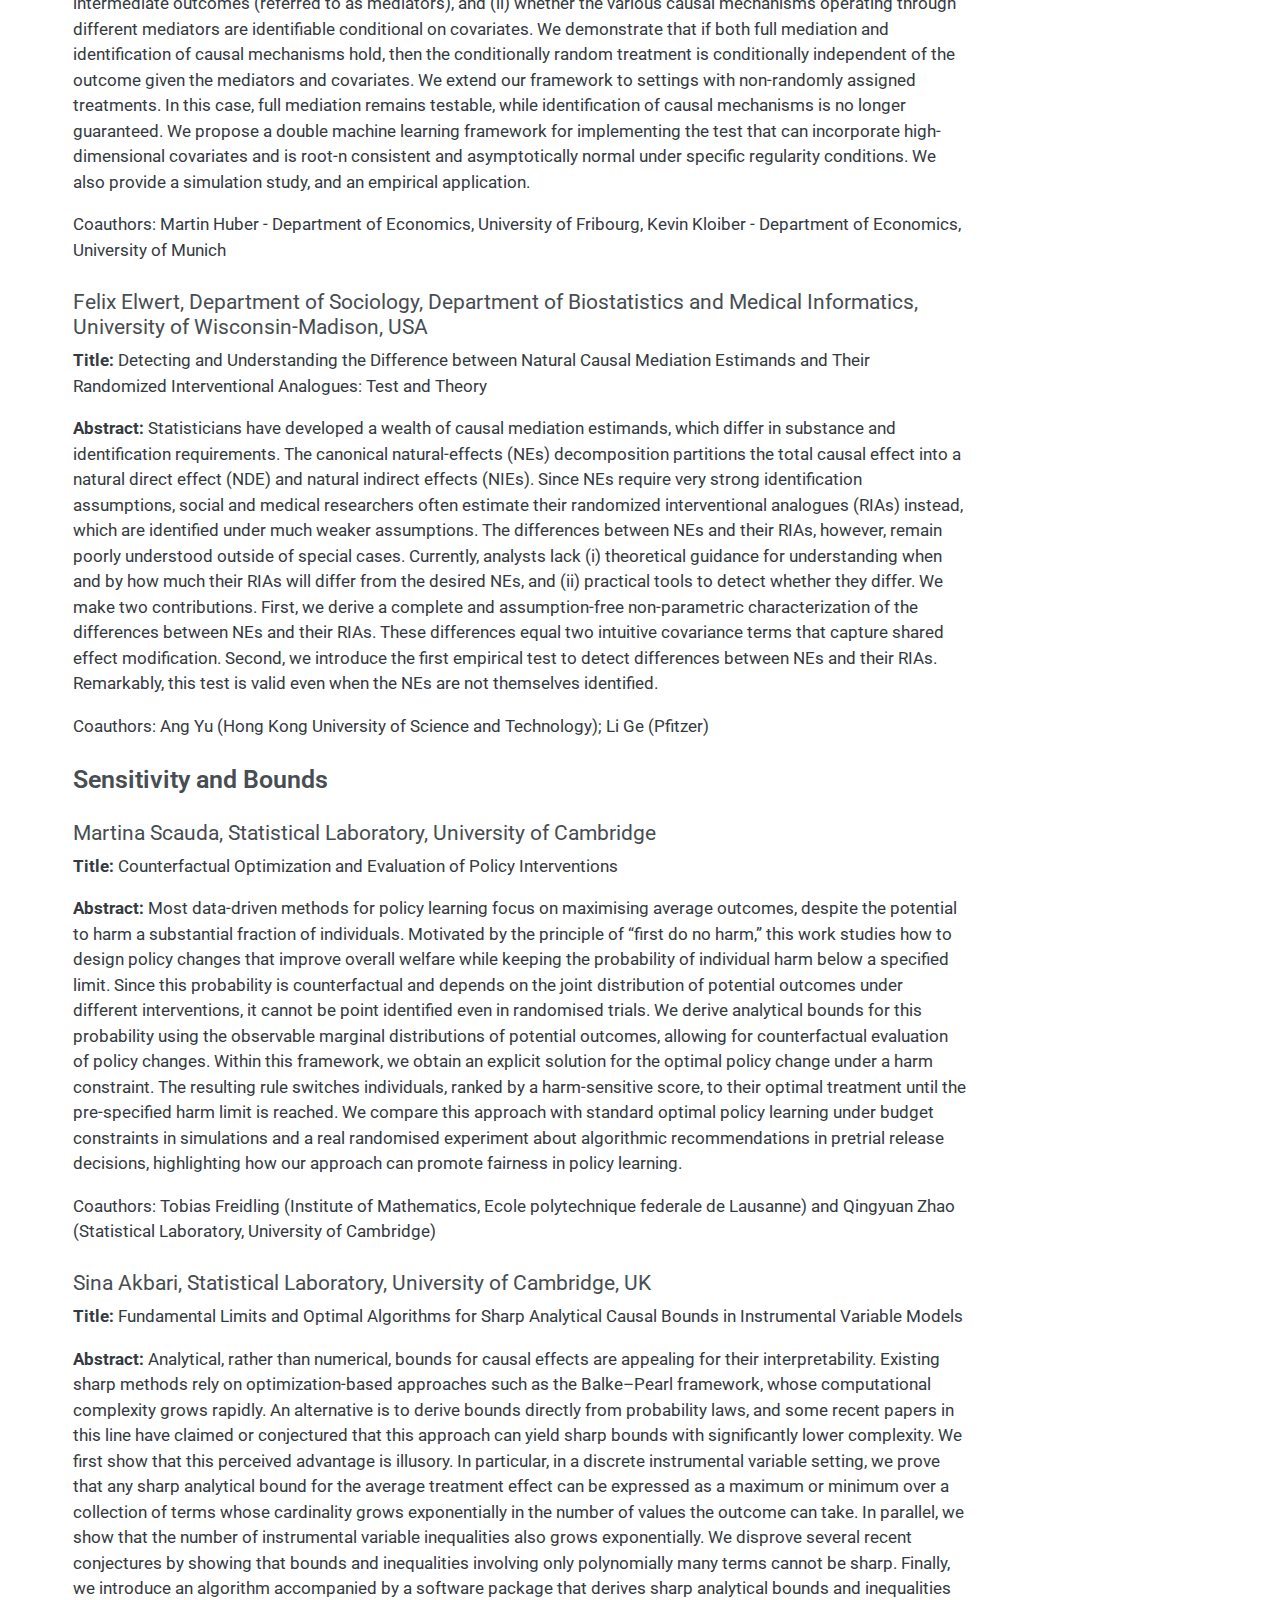
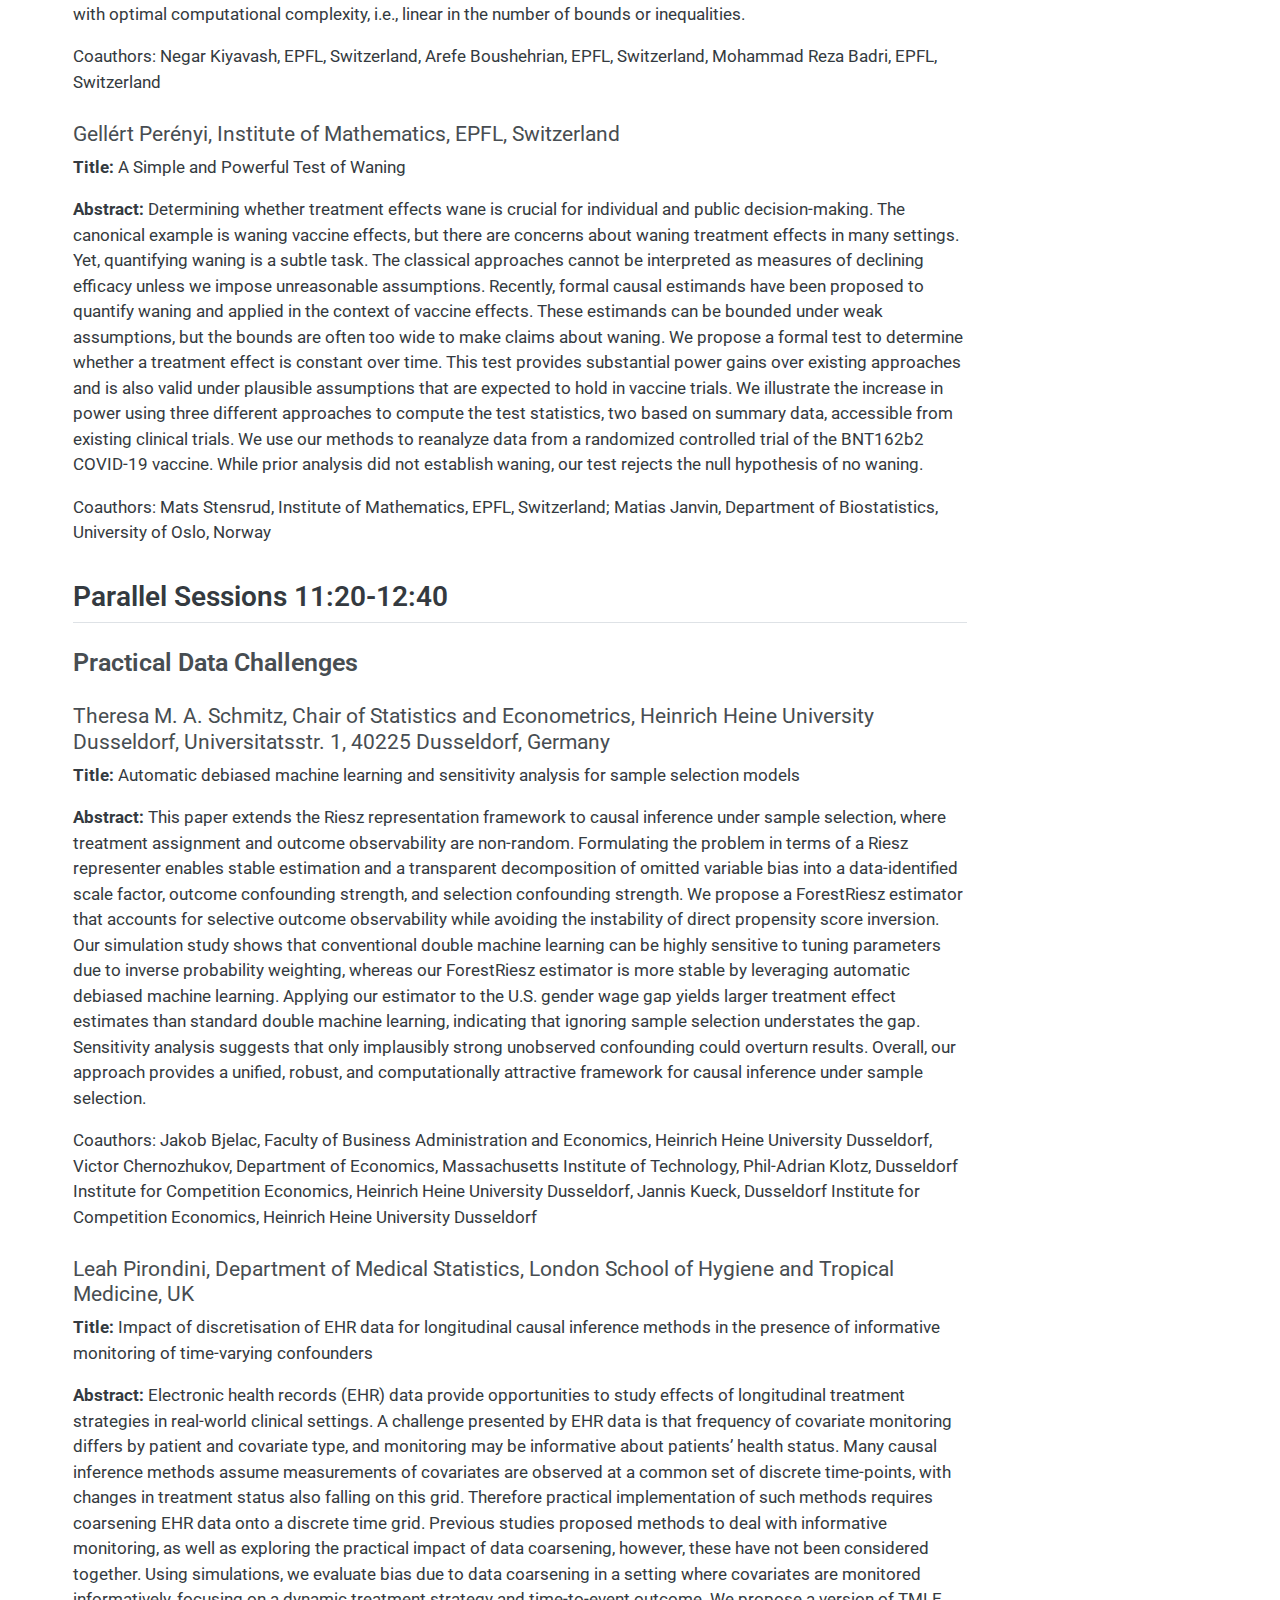
<file: docs/program/talk-abstracts.html>
<!DOCTYPE html>
<html xmlns="http://www.w3.org/1999/xhtml" lang="en" xml:lang="en"><head>

<meta charset="utf-8">
<meta name="generator" content="quarto-1.6.40">

<meta name="viewport" content="width=device-width, initial-scale=1.0, user-scalable=yes">


<title>talk-abstracts – European Causal Inference Meeting 2026 -- Oxford, UK</title>
<style>
code{white-space: pre-wrap;}
span.smallcaps{font-variant: small-caps;}
div.columns{display: flex; gap: min(4vw, 1.5em);}
div.column{flex: auto; overflow-x: auto;}
div.hanging-indent{margin-left: 1.5em; text-indent: -1.5em;}
ul.task-list{list-style: none;}
ul.task-list li input[type="checkbox"] {
  width: 0.8em;
  margin: 0 0.8em 0.2em -1em; /* quarto-specific, see https://github.com/quarto-dev/quarto-cli/issues/4556 */ 
  vertical-align: middle;
}
</style>


<script src="../site_libs/quarto-nav/quarto-nav.js"></script>
<script src="../site_libs/clipboard/clipboard.min.js"></script>
<script src="../site_libs/quarto-search/autocomplete.umd.js"></script>
<script src="../site_libs/quarto-search/fuse.min.js"></script>
<script src="../site_libs/quarto-search/quarto-search.js"></script>
<meta name="quarto:offset" content="../">
<link href="../eurocim-icon.gif" rel="icon" type="image/gif">
<script src="../site_libs/quarto-html/quarto.js"></script>
<script src="../site_libs/quarto-html/popper.min.js"></script>
<script src="../site_libs/quarto-html/tippy.umd.min.js"></script>
<script src="../site_libs/quarto-html/anchor.min.js"></script>
<link href="../site_libs/quarto-html/tippy.css" rel="stylesheet">
<link href="../site_libs/quarto-html/quarto-syntax-highlighting-549806ee2085284f45b00abea8c6df48.css" rel="stylesheet" id="quarto-text-highlighting-styles">
<script src="../site_libs/bootstrap/bootstrap.min.js"></script>
<link href="../site_libs/bootstrap/bootstrap-icons.css" rel="stylesheet">
<link href="../site_libs/bootstrap/bootstrap-4257035e3044c4babda3c405e2aff73c.min.css" rel="stylesheet" append-hash="true" id="quarto-bootstrap" data-mode="light">
<script id="quarto-search-options" type="application/json">{
  "location": "navbar",
  "copy-button": false,
  "collapse-after": 3,
  "panel-placement": "end",
  "type": "overlay",
  "limit": 50,
  "keyboard-shortcut": [
    "f",
    "/",
    "s"
  ],
  "show-item-context": false,
  "language": {
    "search-no-results-text": "No results",
    "search-matching-documents-text": "matching documents",
    "search-copy-link-title": "Copy link to search",
    "search-hide-matches-text": "Hide additional matches",
    "search-more-match-text": "more match in this document",
    "search-more-matches-text": "more matches in this document",
    "search-clear-button-title": "Clear",
    "search-text-placeholder": "",
    "search-detached-cancel-button-title": "Cancel",
    "search-submit-button-title": "Submit",
    "search-label": "Search"
  }
}</script>
<style>

      .quarto-title-block .quarto-title-banner {
        background-image: url(../images/oxford-header.jpg);
background-size: cover;
      }
</style>


<link rel="stylesheet" href="../styles.css">
<link rel="stylesheet" href="../modal.css">
<meta property="og:title" content="European Causal Inference Meeting 2026 – Oxford, UK">
<meta property="og:description" content="EUROPEAN CAUSAL INFERENCE MEETING Talk Abstracts">
<meta property="og:image" content="eurocim-icon.gif">
<meta property="og:site_name" content="European Causal Inference Meeting 2026 -- Oxford, UK">
</head>

<body class="nav-fixed">

<div id="quarto-search-results"></div>
  <header id="quarto-header" class="headroom fixed-top quarto-banner">
    <nav class="navbar navbar-expand-lg " data-bs-theme="dark">
      <div class="navbar-container container-fluid">
      <div class="navbar-brand-container mx-auto">
    <a href="../index.html" class="navbar-brand navbar-brand-logo">
    <img src="../eurocim-icon.gif" alt="" class="navbar-logo">
    </a>
    <a class="navbar-brand" href="../index.html">
    <span class="navbar-title">EUROCIM 2026</span>
    </a>
  </div>
            <div id="quarto-search" class="" title="Search"></div>
          <button class="navbar-toggler" type="button" data-bs-toggle="collapse" data-bs-target="#navbarCollapse" aria-controls="navbarCollapse" role="menu" aria-expanded="false" aria-label="Toggle navigation" onclick="if (window.quartoToggleHeadroom) { window.quartoToggleHeadroom(); }">
  <span class="navbar-toggler-icon"></span>
</button>
          <div class="collapse navbar-collapse" id="navbarCollapse">
            <ul class="navbar-nav navbar-nav-scroll me-auto">
  <li class="nav-item">
    <a class="nav-link" href="../index.html"> 
<span class="menu-text">Home</span></a>
  </li>  
  <li class="nav-item">
    <a class="nav-link" href="../registration.html"> 
<span class="menu-text">Registration</span></a>
  </li>  
  <li class="nav-item">
    <a class="nav-link" href="../program/index.html"> 
<span class="menu-text">Program</span></a>
  </li>  
  <li class="nav-item">
    <a class="nav-link" href="../courses.html"> 
<span class="menu-text">Courses</span></a>
  </li>  
  <li class="nav-item">
    <a class="nav-link" href="../practical.html"> 
<span class="menu-text">Practical Information</span></a>
  </li>  
  <li class="nav-item">
    <a class="nav-link" href="../contact.html"> 
<span class="menu-text">Contact</span></a>
  </li>  
  <li class="nav-item">
    <a class="nav-link" href="https://eurocim.org/"> 
<span class="menu-text">EuroCIM Home</span></a>
  </li>  
</ul>
          </div> <!-- /navcollapse -->
            <div class="quarto-navbar-tools">
</div>
      </div> <!-- /container-fluid -->
    </nav>
</header>
<!-- content -->
<header id="title-block-header" class="quarto-title-block default page-columns page-full">
  <div class="quarto-title-banner page-columns page-full">
    <div class="quarto-title column-page-left">
      
            <p class="subtitle lead">EUROPEAN CAUSAL INFERENCE MEETING<br> Talk Abstracts</p>
                      </div>
  </div>
    
  
  <div class="quarto-title-meta column-page-left">

      
    
      
    </div>
    
  
  </header><div id="quarto-content" class="quarto-container page-columns page-rows-contents page-layout-full page-navbar">
<!-- sidebar -->
<!-- margin-sidebar -->
    <div id="quarto-margin-sidebar" class="sidebar margin-sidebar">
        <nav id="TOC" role="doc-toc" class="toc-active">
    <h2 id="toc-title">On this page</h2>
   
  <ul class="collapse">
  <li><a href="#wednesday-april-15th" id="toc-wednesday-april-15th" class="nav-link active" data-scroll-target="#wednesday-april-15th">Wednesday April 15th</a>
  <ul class="collapse">
  <li><a href="#keynote-900-1000" id="toc-keynote-900-1000" class="nav-link" data-scroll-target="#keynote-900-1000">Keynote 9:00-10:00</a></li>
  <li><a href="#parallel-session-1020-1120" id="toc-parallel-session-1020-1120" class="nav-link" data-scroll-target="#parallel-session-1020-1120">Parallel Session 10:20-11:20</a></li>
  <li><a href="#parallel-sessions-1120-1220" id="toc-parallel-sessions-1120-1220" class="nav-link" data-scroll-target="#parallel-sessions-1120-1220">Parallel Sessions 11:20-12:20</a></li>
  <li><a href="#parallel-sessions-1350-1510" id="toc-parallel-sessions-1350-1510" class="nav-link" data-scroll-target="#parallel-sessions-1350-1510">Parallel Sessions 13:50-15:10</a></li>
  <li><a href="#tandem-session-1530-1700" id="toc-tandem-session-1530-1700" class="nav-link" data-scroll-target="#tandem-session-1530-1700">Tandem Session 15:30-17:00</a></li>
  </ul></li>
  <li><a href="#thursday-april-16th" id="toc-thursday-april-16th" class="nav-link" data-scroll-target="#thursday-april-16th">Thursday April 16th</a>
  <ul class="collapse">
  <li><a href="#keynote-900-1000-1" id="toc-keynote-900-1000-1" class="nav-link" data-scroll-target="#keynote-900-1000-1">Keynote 9:00-10:00</a></li>
  <li><a href="#parallel-sessions-1000-1100" id="toc-parallel-sessions-1000-1100" class="nav-link" data-scroll-target="#parallel-sessions-1000-1100">Parallel Sessions 10:00-11:00</a></li>
  <li><a href="#parallel-sessions-1120-1240" id="toc-parallel-sessions-1120-1240" class="nav-link" data-scroll-target="#parallel-sessions-1120-1240">Parallel Sessions 11:20-12:40</a></li>
  <li><a href="#parallel-sessions-1410-1510" id="toc-parallel-sessions-1410-1510" class="nav-link" data-scroll-target="#parallel-sessions-1410-1510">Parallel Sessions 14:10-15:10</a></li>
  <li><a href="#tandem-session-1530-1700-1" id="toc-tandem-session-1530-1700-1" class="nav-link" data-scroll-target="#tandem-session-1530-1700-1">Tandem Session 15:30-17:00</a></li>
  </ul></li>
  <li><a href="#friday-april-17th" id="toc-friday-april-17th" class="nav-link" data-scroll-target="#friday-april-17th">Friday April 17th</a>
  <ul class="collapse">
  <li><a href="#tandem-session-900-1030" id="toc-tandem-session-900-1030" class="nav-link" data-scroll-target="#tandem-session-900-1030">Tandem Session 9:00-10:30</a></li>
  <li><a href="#parallel-sessions-1050-1150" id="toc-parallel-sessions-1050-1150" class="nav-link" data-scroll-target="#parallel-sessions-1050-1150">Parallel Sessions 10:50-11:50</a></li>
  <li><a href="#keynote-1230-1330" id="toc-keynote-1230-1330" class="nav-link" data-scroll-target="#keynote-1230-1330">Keynote 12:30-13:30</a></li>
  <li><a href="#panel-discussion-1330-1430" id="toc-panel-discussion-1330-1430" class="nav-link" data-scroll-target="#panel-discussion-1330-1430">Panel Discussion 13:30-14:30</a></li>
  </ul></li>
  </ul>
</nav>
    </div>
<!-- main -->
<main class="content quarto-banner-title-block column-page-left" id="quarto-document-content">





<section id="wednesday-april-15th" class="level1">
<h1>Wednesday April 15th</h1>
<section id="keynote-900-1000" class="level2">
<h2 class="anchored" data-anchor-id="keynote-900-1000">Keynote 9:00-10:00</h2>
<section id="thomas-richardson" class="level3">
<h3 class="anchored" data-anchor-id="thomas-richardson">Thomas Richardson</h3>
<p><strong>Title:</strong> The Categorical Instrumental Variable Model: Characterization, Partial Identification, and Statistical Inference</p>
<p><strong>Abstract:</strong> In this talk we analyze the categorical instrumental variable (IV) models with instrument, treatment, and outcome taking finitely many values. We derive a simple closed-form characterization of the set of joint distributions of potential outcomes that are compatible with a given observed data distribution in terms of a set of inequalities. These inequalities unify several different IV models defined by versions of the independence and exclusion restriction assumptions, They are also shown to be non-redundant. Finally, given a set of linear functionals of the joint counterfactual distribution, such as pairwise average treatment effects, we construct confidence intervals with simultaneous finite-sample coverage, using a tail bound on the Kullback–Leibler divergence. We illustrate our method using data from the Minneapolis Domestic Violence Experiment.</p>
<p>This is joint work with Richard F. Guo (Michigan) and Yilin Song (Columbia).</p>
</section>
</section>
<section id="parallel-session-1020-1120" class="level2">
<h2 class="anchored" data-anchor-id="parallel-session-1020-1120">Parallel Session 10:20-11:20</h2>
<section id="difference-in-differences" class="level3">
<h3 class="anchored" data-anchor-id="difference-in-differences">Difference in Differences</h3>
<section id="yuhang-zhang-the-chinese-university-of-hong-kong" class="level4">
<h4 class="anchored" data-anchor-id="yuhang-zhang-the-chinese-university-of-hong-kong">Yuhang Zhang, The Chinese University of Hong Kong</h4>
<p><strong>Title:</strong> Difference-in-Differences Meets Synthetic Control: Doubly Robust Identification and Estimation</p>
<p><strong>Abstract:</strong> Difference-in-Differences (DiD) and Synthetic Control (SC) are widely used methods for causal inference in panel data, each with distinct strengths and limitations. We propose a novel method for short-panel causal inference that integrates the advantages of both approaches. Our method delivers a doubly robust identification strategy for the average treatment effect on the treated (ATT) under either of two non-nested assumptions: parallel trends or a group-level SC condition. Building on this identification result, we develop a unified semiparametric framework for estimating the ATT. Notably, the identification-robust moment function satisfies Neyman orthogonality under the parallel trends assumption but not under the SC assumption, leading to different asymptotic variances across the two identification strategies. To ensure valid inference, we propose a multiplier bootstrap method that consistently approximates the asymptotic distribution under either assumption. Furthermore, we extend our methodology to accommodate repeated cross-sectional data and staggered treatment designs. As an empirical application, we evaluate the impact of the 2003 minimum wage increase in Alaska on family income.</p>
<p>Coauthors: Haitian Xie Peking University; Yixiao Sun University of California, San Diego</p>
</section>
<section id="juejue-wang-department-of-statistics-university-of-washington-usa" class="level4">
<h4 class="anchored" data-anchor-id="juejue-wang-department-of-statistics-university-of-washington-usa">Juejue Wang, Department of Statistics, University of Washington, USA</h4>
<p><strong>Title:</strong> Omitted Variable Bias in Difference-in-Differences Designs</p>
<p><strong>Abstract:</strong> We study the omitted-variable bias (OVB) problem in canonical difference-in-differences (DiD) designs when unobserved confounding induces departures from the parallel trends assumption. Our results provide a novel characterization of the OVB formula for the average treatment effect on the treated (ATT), which may be of independent interest. We show how the ATT bias is governed by the strength of confounding in the treatment-selection mechanism and provide alternative ways of quantifying this strength, such as (i) changes in the average odds of treatment among the treated, (ii) confounding imbalance between treated and control units, or (iii) variation explained in treatment odds among the untreated. We additionally consider DiD designs using linear regressions with two-way fixed effects and show how the OVB simplifies in such settings. Building on these results, we offer sensitivity statistics for routine reporting describing the minimum strength of confounding required to overturn the conclusions of a DiD study, as well as formal bounds on the strength of confounders based on comparisons to observed covariates. We demonstrate the utility of our approach in two empirical examples.</p>
<p>Coauthors: Carlos Cinelli (Department of Statistics, University of Washington, USA), Pedro H. C. Sant’Anna (Department of Economics, Emory University, USA), Victor Chernozhukov (Department of Economics + Center for Statistics, MIT, USA)</p>
</section>
<section id="michel-haddad-queen-mary-university-of-london-dept.-of-business-analytics-and-applied-economics-uk" class="level4">
<h4 class="anchored" data-anchor-id="michel-haddad-queen-mary-university-of-london-dept.-of-business-analytics-and-applied-economics-uk">Michel Haddad, Queen Mary University of London, Dept. of Business Analytics and Applied Economics, UK</h4>
<p><strong>Title:</strong> Difference-in-Differences with Time-varying Continuous Treatments Using Double/Debiased Machine Learning</p>
<p><strong>Abstract:</strong> We propose a difference-in-differences (DiD) framework designed for time-varying continuous treatments across multiple periods. Specifically, we estimate the average treatment effect on the treated (ATET) by comparing distinct non-zero treatment intensities. Identification rests on a conditional parallel trends assumption that accounts for observed covariates and past treatment histories. Our approach allows for lagged treatment effects and, in repeated cross-sectional settings, accommodates compositional changes in covariates. We develop kernel-based ATET estimators for both repeated cross-sections and panel data, leveraging the double/debiased machine learning framework to handle potentially high-dimensional covariates and histories. We establish the asymptotic properties of our estimators under mild regularity conditions and demonstrate via simulations that their undersmoothed versions perform well in finite samples. As an empirical illustration, we apply our estimator to assess the effect of the second-dose COVID-19 vaccination rate in Brazil and find that higher vaccination rates reduce COVID-19-related mortality after a lag of several weeks.</p>
<p>Coauthors: Martin Huber, University of Fribourg, Dept. of Economics, Switzerland José Eduardo Medina-Reyes, Queen Mary University of London, Dept. of Business Analytics and Applied Economics, UK Lucas Z. Zhang, University of California, Los Angeles, Dept. of Economics, USA</p>
</section>
</section>
<section id="causal-discovery" class="level3">
<h3 class="anchored" data-anchor-id="causal-discovery">Causal Discovery</h3>
<section id="enrico-roma-research-group-epiderme-faculty-of-medicine-university-paris-est-creteil-france-department-of-statistical-science-paolo-fortunati-university-of-bologna-italy" class="level4">
<h4 class="anchored" data-anchor-id="enrico-roma-research-group-epiderme-faculty-of-medicine-university-paris-est-creteil-france-department-of-statistical-science-paolo-fortunati-university-of-bologna-italy">Enrico Roma, Research group EPIDERME, Faculty of Medicine, University Paris Est Creteil, France; Department of Statistical Science “Paolo Fortunati”, University of Bologna, Italy</h4>
<p><strong>Title:</strong> Design-Aware Constraint-Based Causal Discovery for Complex Survey Data</p>
<p><strong>Abstract:</strong> Recovering causal structure under complex survey designs is essential for policy evaluation. We consider non-adaptive multi-stage sampling designs with stratification, clustering, and unequal inclusion probabilities, where survey weights and partial design information are available. Standard causal discovery algorithms are developed under i.i.d. assumptions, which are violated in this context, thus potentially invalidating performance guarantees. Such designs may also change conditional independence relations, leading to incorrect causal conclusions.</p>
<p>We propose a design-aware framework for causal discovery from complex survey data. We assume a finite population that is generated by an underlying directed acyclic graph, but that only a subset of the variables in the graph are observed. We introduce an augmented causal graph that represents sampling weights as variables generated by the partially observed sampling mechanism, thus motivating the use of partial ancestral graphs. We also develop a variant of the Fast Causal Inference algorithm for discrete variables based on a Rao-Scott (1984) design-consistent conditional independence test. Simulation results and an application to SHARE data are presented.</p>
<p>Coauthors: Rossella Miglio, Department of Statistical Science “Paolo Fortunati”, University of Bologna, Italy; Thomas S. Richardson, Department of Statistics, University of Washington, Washington.</p>
</section>
<section id="alex-markham-department-of-mathematical-sciences-university-of-copenhagen-denmark" class="level4">
<h4 class="anchored" data-anchor-id="alex-markham-department-of-mathematical-sciences-university-of-copenhagen-denmark">Alex Markham, Department of Mathematical Sciences, University of Copenhagen, Denmark</h4>
<p><strong>Title:</strong> Coarsening Causal DAG Models</p>
<p><strong>Abstract:</strong> Directed acyclic graphical (DAG) models are a powerful tool for representing causal relationships among jointly distributed random variables, especially concerning data from across different experimental settings. However, it is not always practical or desirable to estimate a causal model at the granularity of given features in a particular dataset. There is a growing body of research on causal abstraction to address such problems. We contribute to this line of research by (i) providing novel graphical identifiability results for practically-relevant interventional settings, (ii) proposing an efficient, provably consistent algorithm for directly learning abstract causal graphs from interventional data with unknown intervention targets, and (iii) uncovering theoretical insights about the lattice structure of the underlying search space, with connections to the field of causal discovery more generally. As proof of concept, we apply our algorithm on synthetic and real datasets with known ground truths, including measurements from a controlled physical system with interacting light intensity and polarization.</p>
<p>Coauthors: Francisco Madaleno (Department of Technology, Management and Economics, Danish Technical University) and Pratik Misra (Department of Mathematics and Statistics, Binghamton University, State University of New York)</p>
</section>
<section id="christine-bang-department-of-mathematical-sciences-university-of-copenhagen-denmark" class="level4">
<h4 class="anchored" data-anchor-id="christine-bang-department-of-mathematical-sciences-university-of-copenhagen-denmark">Christine Bang, Department of Mathematical Sciences, University of Copenhagen, Denmark</h4>
<p><strong>Title:</strong> Marginalising graphs after causal discovery</p>
<p><strong>Abstract:</strong> Causal DAGs are useful tools for causal inference but are not always possible to construct from expert knowledge. Causal discovery methods offer an alternative for DAG construction but come with new challenges, which we address in this work. Many causal discovery methods assume absence of unobserved confounding; we then want to include many variables to correctly estimate the causal structure. However, when including more variables, the estimated structure becomes more challenging to comprehend. While many variables might be needed for estimating a graph, not all are of interest in the following causal analysis. Marginalisation of DAGs is well-known in different forms, but causal discovery usually does not output a DAG, but rather a so-called MPDAG representing an equivalence class of DAGs. We present an efficient procedure for marginalising MPDAGs. We show that the procedure retains key features of the underlying graph such as (non-)causal relations and (in-)dependencies among the variables of interest, allowing us to use the marginalised graph for causal inference. We apply our method to the estimated graph from a study investigating the interplay between weight development and mental health during childhood.</p>
<p>Coauthors: Tobias Ellegaard Larsen (Section of Biostatistics, University of Copenhagen, Denmark), Anne Helby Petersen (Section of Biostatistics, University of Copenhagen, Denmark), Alex Markham (Department of Mathematical Sciences, University of Copenhagen, Denmark)</p>
</section>
</section>
</section>
<section id="parallel-sessions-1120-1220" class="level2">
<h2 class="anchored" data-anchor-id="parallel-sessions-1120-1220">Parallel Sessions 11:20-12:20</h2>
<section id="complex-applications" class="level3">
<h3 class="anchored" data-anchor-id="complex-applications">Complex Applications</h3>
<section id="suehyun-kim-department-of-statistics-seoul-national-university-south-korea" class="level4">
<h4 class="anchored" data-anchor-id="suehyun-kim-department-of-statistics-seoul-national-university-south-korea">Suehyun Kim, Department of Statistics, Seoul National University, South Korea</h4>
<p><strong>Title:</strong> A Design-Based Matching Framework for Staggered Adoption with Time-Varying Confounding</p>
<p><strong>Abstract:</strong> Matching has been a popular approach for confounder adjustment because of its transparency and interpretability. However, its application to time series data has been limited, and prior work in matching fails to capture the heterogeneity arising from treatment timing. In this work, we propose a design-based matching framework for causal inference with time series data under staggered adoption. We introduce a sequentially randomized design accounting for time-varying covariates, and provide identification results and corresponding estimators for Callaway and Sant’Anna (2020)’s group-time average treatment effect. We establish asymptotic theory and develop a bootstrap procedure for simultaneous inference and tests for homogeneity of effects across different time points. Then, we propose the Reverse-Time Nested Matching algorithm, which implements the design in observational data. The algorithm is easy to implement and fully exploits the entire time series, improving upon prior approaches in terms of effective sample size and estimation of heterogeneous effects. Applying the method to real data, we find that while Netflix subscriptions do not significantly affect total IPTV viewing time, they negatively affect video-on-demand usage.</p>
<p>Coauthors: Dahai Jung, Department of Statistics, Sungkyunkwan University, South Korea; Kwonsang Lee Department of Statistics, Seoul National University, South Korea</p>
</section>
<section id="nia-kang-department-of-family-medicine-mcgill-university-canada" class="level4">
<h4 class="anchored" data-anchor-id="nia-kang-department-of-family-medicine-mcgill-university-canada">Nia Kang, Department of Family Medicine, McGill University, Canada</h4>
<p><strong>Title:</strong> A Single World Intervention Simulation approach for informing equitable health policy</p>
<p><strong>Abstract:</strong> Achieving health equity is a central goal of health policy, yet the mechanisms by which the distribution of interventions are informed remain complex. We propose a causal simulation framework to investigate downstream effects under alternative health intervention rollout policies. Using Single World Intervention Graphs (SWIGs), we specify an outcome-generating model based on sociodemographics, system-level disparities, and clinical risk, and apply the g-formula to compare alternative intervention allocation strategies.</p>
<p>Subsequently, we implement a representation for simultaneous policy rules, contrasting intervention assignment based on clinical risk with assignment based on sociodemographic proxies for system-level disparities. We introduce a policy-weighting parameter that governs resource allocation; the risk difference is employed as the objective function for quantifying outcome disparities across demographic strata. Finally, through Monte Carlo simulation, we illustrate how variable allocation rules induce heterogeneity in marginal effects and observed disparities. Our case study exemplifies the utility of SWIG-based simulation frameworks for guiding the design of equity-oriented intervention strategies in health policy.</p>
<p>Coauthors: Tibor Schuster</p>
</section>
<section id="michael-wallace-department-of-statistics-and-actuarial-science-university-of-waterloo-canada" class="level4">
<h4 class="anchored" data-anchor-id="michael-wallace-department-of-statistics-and-actuarial-science-university-of-waterloo-canada">Michael Wallace, Department of Statistics and Actuarial Science, University of Waterloo, Canada</h4>
<p><strong>Title:</strong> Right Treatment, Right Patient, Right Time, Wrong Data? Measurement Error and Dynamic Treatment Regimes</p>
<p><strong>Abstract:</strong> Precision medicine describes the tailoring of treatment decisions to individual-level characteristics. Dynamic treatment regimes (DTRs) operationalize precision medicine through sequences of decision rules which take patient-level data as input and output treatment recommendations. A common assumption within this framework (as well as in the broader causal inference literature) is that data are measured without error, which in reality is seldom the case. This can severely undermine the estimation of treatment rules to optimize health outcomes. Moreover, measurement error poses unique challenges within the context of precision medicine, such as when there is nonadherence to personalized treatment regimes, when treatment decisions are made using error-prone variates, and when the size and structure of the measurement error itself may depend on the variates we wish to use to inform our decisions.</p>
<p>In this talk we will present an overview of measurement error within the DTR space, highlighting important challenges, methodological solutions, and implications for future study design and analysis. In addition to theoretical results, illustrative examples will be demonstrated via simulation, and an interactive R Shiny app.</p>
</section>
</section>
<section id="graphical" class="level3">
<h3 class="anchored" data-anchor-id="graphical">Graphical</h3>
<section id="rohit-bhattacharya-computer-science-williams-college-usa" class="level4">
<h4 class="anchored" data-anchor-id="rohit-bhattacharya-computer-science-williams-college-usa">Rohit Bhattacharya, Computer Science, Williams College, USA</h4>
<p><strong>Title:</strong> When the Causal Graph is Unknown, Embrace Model Pluralism</p>
<p><strong>Abstract:</strong> Prior work on semiparametric theory in causal inference has focused on deriving estimators that exhibit statistical robustness under a single pre-specified causal model that permits identification of the target parameter. The primary drawback of this single model paradigm is that correct specification of a causal model can be extremely difficult, as it often involves making untestable assumptions. That is, analysts are often faced with significant uncertainty, and may wish to consider multiple candidate models for a single dataset. Here, we develop causal null hypothesis tests and estimation methods that combine evidence across multiple candidate causal models to achieve what we call causal robustness: the tests/estimates remain valid provided at least one candidate model is correct. For each model, we construct a semiparametric, asymptotically linear estimator of its identifying functional and leverage the resulting joint asymptotic normality. We show that this framework provides both statistical and causal robustness in the sense that downstream inference remains valid if at least one of the K proposed causal models is correct, while also allowing for slower than parametric rates of convergence in estimating nuisance functions.</p>
<p>Coauthors: Junhui Yang, Ted Westling, He Bai, Ina Ocelli</p>
</section>
<section id="tess-baker-department-of-mathematics-and-statistics-mcgill-university-canada" class="level4">
<h4 class="anchored" data-anchor-id="tess-baker-department-of-mathematics-and-statistics-mcgill-university-canada">Tess Baker, Department of Mathematics and Statistics, McGill University, Canada</h4>
<p><strong>Title:</strong> Causal Invariance and Time Reparameterizations in Block-Structured Dynamical Systems</p>
<p><strong>Abstract:</strong> Causal questions are often framed in terms of how interventions alter relationships between variables, implicitly focusing on changes to underlying mechanisms. However, the objects of interest are often evolving states governed by dynamical systems with feedback and memory. Interventions may alter the timing of state evolution without modifying system mechanisms, or induce genuine dynamical change through geometric or structural modifications of the governing dynamics. Distinguishing between these possibilities is essential, yet often left implicit.We propose to distinguish timing interventions from genuine dynamical changes using a block-based representation of continuous-time dynamical systems. We formalize causal structure through a partial ordering of state evolution. Variables are grouped into interacting subsystems (blocks) where feedback is permitted, while causal influence is defined between blocks. We introduce the notion of blockwise orbital equivalence, characterizing when two systems differ only by block-specific time reparameterizations, thereby preserving causal order. We illustrate the approach using a freedive training and injury model exhibiting accumulation, feedback, and multi-scale temporal structure.</p>
<p>Coauthors: Russell Steele (McGill University), Ian Shrier (McGill University), Naftali Weinberger (Munich Center for Mathematical Philosophy, LMU Munich)</p>
</section>
<section id="catharina-stoltenberg-department-of-biostatistics-university-of-oslo-norway" class="level4">
<h4 class="anchored" data-anchor-id="catharina-stoltenberg-department-of-biostatistics-university-of-oslo-norway">Catharina Stoltenberg, Department of Biostatistics, University of Oslo, Norway</h4>
<p><strong>Title:</strong> Single-world exchangeability conditions for a large class of regimes</p>
<p><strong>Abstract:</strong> Richardson and Robins (2013) introduced a sufficient exchangeability condition for identifying causal effects under a broad class of treatment regimes, including regimes that depend on natural treatment values (NTVs). This condition can be verified via d-separation in single-world intervention graphs (SWIGs). In practice, however, verification can be cumbersome and may fail in settings where identification is possible. Motivated by this, we introduce two new sufficient exchangeability conditions. The first involves a smaller set of variables and is strictly weaker. Still, when all relevant graphs are constructed without accounting for regime-specific structures, verification via d-separation is equivalent. The second has the desirable feature of involving only variables indexed by the (static or dynamic) regime of interest. Thus, this condition can be verified via d-separation in a single, regime-specific SWIG and can, in the presence of regime specific independencies, hold while the others fail. Finally, we give sufficient conditions under which verification via d-separation is equivalent for all the conditions presented.</p>
<p>Coauthors: Mats Julius Stensrud, Institute of Mathematics, Ecole Polytechnique Federale de Lausanne (EPFL), Switzerland</p>
</section>
</section>
</section>
<section id="parallel-sessions-1350-1510" class="level2">
<h2 class="anchored" data-anchor-id="parallel-sessions-1350-1510">Parallel Sessions 13:50-15:10</h2>
<section id="instrumental-variables" class="level3">
<h3 class="anchored" data-anchor-id="instrumental-variables">Instrumental Variables</h3>
<section id="mei-dong-division-of-biostatistics-dalla-lana-school-of-public-health-university-of-toronto" class="level4">
<h4 class="anchored" data-anchor-id="mei-dong-division-of-biostatistics-dalla-lana-school-of-public-health-university-of-toronto">Mei Dong, Division of Biostatistics, Dalla Lana School of Public Health, University of Toronto</h4>
<p><strong>Title:</strong> Marginal Causal Effect Estimation with Continuous Instrumental Variables</p>
<p><strong>Abstract:</strong> Instrumental variables (IVs) are often continuous, arising in diverse fields such as economics, epidemiology, and social sciences. Existing approaches typically impose strong parametric models or assume homogeneous treatment effects, while fully nonparametric methods may perform poorly in moderate- to high-dimensional covariate settings. We propose a framework for identifying the average treatment effect (ATE) with continuous IVs via conditional weighted average derivative effects. In this framework, the ATE is typically overidentified, leading to a semiparametric observed-data model with a nontrivial tangent space. Characterizing this tangent space involves a delicate construction of a second-order parametric submodel, which has not been standard practice in this literature. For estimation, building on an influence function in the semiparametric model that is also locally efficient within a submodel, we develop a locally efficient, triply robust, bounded, and easy-to-implement estimator. We apply our methods to a study from the Princess Margaret Cancer Centre to examine the so-called obesity paradox in oncology, assessing the causal effect of excess body weight on two-year mortality among patients with non-small cell lung cancer.</p>
<p>Coauthors: Mei Dong, Division of Biostatistics, Dalla Lana School of Public Health, University of Toronto; Lin Liu, Institute of Natural Sciences, MOE–LSC; School of Mathematical Sciences, CMA–Shanghai; SJTU–Yale Joint Center for Biostatistics and Data Science, Shanghai Jiao Tong University; Dingke Tang, Department of Mathematics and Statistics, University of Ottawa; Geoffrey Liu, Princess Margaret Cancer Centre, University Health Network; Wei Xu, Division of Biostatistics, Dalla Lana School of Public Health, University of Toronto; Linbo Wang, Department of Statistical Sciences, University of Toronto</p>
</section>
<section id="jin-hong-du-department-of-statisctis-and-actuarial-science-the-university-of-hong-kong-hong-kong" class="level4">
<h4 class="anchored" data-anchor-id="jin-hong-du-department-of-statisctis-and-actuarial-science-the-university-of-hong-kong-hong-kong">Jin-Hong Du, Department of Statisctis and Actuarial Science, The University of Hong Kong, Hong Kong</h4>
<p><strong>Title:</strong> Assumption-Lean Post-Integrated Inference with Surrogate Control Outcomes</p>
<p><strong>Abstract:</strong> Data integration methods aim to extract low-dimensional embeddings from high-dimensional outcomes to remove unwanted variations across heterogeneous datasets. However, multiple hypothesis testing after integration can be biased due to data-dependent processes. We introduce a robust post-integrated inference method that accounts for latent heterogeneity by utilizing control outcomes. Leveraging causal interpretations, we derive nonparametric identifiability of the direct effects using negative control outcomes. By utilizing surrogate control outcomes as an extension of negative control outcomes, we develop semiparametric inference on projected direct effect estimands, accounting for hidden mediators, confounders, and moderators. These estimands remain statistically meaningful under model misspecifications and with error-prone embeddings. The proposed doubly robust estimators are consistent and efficient under minimal assumptions and potential misspecification, facilitating data-adaptive estimation with machine learning algorithms. Our proposal is evaluated using random forests through simulations and analysis of single-cell CRISPR perturbed datasets, which may contain potential unmeasured confounders.</p>
</section>
<section id="anastasiia-holovchak-eth-zurich-seminar-for-statistics-switzerland" class="level4">
<h4 class="anchored" data-anchor-id="anastasiia-holovchak-eth-zurich-seminar-for-statistics-switzerland">Anastasiia Holovchak, ETH Zurich, Seminar for Statistics, Switzerland</h4>
<p><strong>Title:</strong> Distributional Instrumental Variable Method</p>
<p><strong>Abstract:</strong> The instrumental variable (IV) approach is commonly used to infer causal effects in the presence of unmeasured confounding. Existing methods typically aim to estimate the mean causal effects, whereas a few other methods focus on quantile treatment effects. The aim of this work is to estimate the entire interventional distribution. We propose a method called Distributional Instrumental Variable (DIV), which uses generative modelling in a nonlinear IV setting. We establish identifiability of the interventional distribution under general assumptions. Our empirical results show that the DIV method performs well for a broad range of real-world and simulated data, exhibiting advantages over existing IV approaches in terms of the identifiability and estimation error of the mean or quantile treatment effects.</p>
<p>Coauthors: Sorawit Saengkyongam, Nicolai Meinshausen, Xinwei Shen, ETH Zurich, Seminar for Statistics, Switzerland</p>
</section>
<section id="luke-keele-university-of-pennsylvania-usa" class="level4">
<h4 class="anchored" data-anchor-id="luke-keele-university-of-pennsylvania-usa">Luke Keele, University of Pennsylvania, USA</h4>
<p><strong>Title:</strong> Nonparametric Estimation of Local Treatment Effects with Continuous Instruments</p>
<p><strong>Abstract:</strong> Instrumental variable methods are widely used to address unmeasured confounding, yet much of the existing literature has focused on the binary instrument setting. Extensions to continuous instruments often impose strong parametric assumptions for identification and estimation. In this work, we develop theory and methods for nonparametric estimation of treatment effects with a continuous instrumental variable. We introduce an estimand that, under a monotonicity assumption, quantifies the treatment effect among the maximal complier class, generalizing the local average treatment effect framework to continuous instruments. We draw connections to the dose-response function and its derivative, and propose doubly robust estimation methods. We establish convergence rates and conditions for asymptotic normality, providing valuable insights into the role of nuisance function estimation when the instrument is continuous. Through extensive simulations, we demonstrate the advantages of the proposed nonparametric estimators. Finally, we apply our methods to estimate the effect of delivering at low-quality neonatal intensive care units on infant mortality.</p>
<p>Coauthors: Zhenghao Zeng, JungHo Lee, Alex Levis, and Edward Kennedy</p>
</section>
</section>
<section id="complex-outcomes-and-estimands" class="level3">
<h3 class="anchored" data-anchor-id="complex-outcomes-and-estimands">Complex Outcomes and Estimands</h3>
<section id="ruixuan-zhao-department-of-computer-and-mathematical-sciences-university-of-toronto-canada" class="level4">
<h4 class="anchored" data-anchor-id="ruixuan-zhao-department-of-computer-and-mathematical-sciences-university-of-toronto-canada">Ruixuan Zhao, Department of Computer and Mathematical Sciences, University of Toronto, Canada</h4>
<p><strong>Title:</strong> Causal inference for all: Marginal causal effects for outcomes truncated by death</p>
<p><strong>Abstract:</strong> In longitudinal studies, outcomes of interest are often truncated by death, meaning they are only observed or well-defined conditional on intermediate outcomes such as survival. Standard causal estimands, such as the survivor average causal effect, focus on a non-identifiable subgroup and therefore can be difficult to interpret and justify for practical use. We address these challenges by introducing a new set of estimands that (i) concern the entire population and (ii) summarize potential outcomes over distinct survival periods. These estimands cover a range of clinically relevant summaries, such as cumulative or last observed outcomes, and can be tailored using weighting schemes to align with different decision-making goals. Furthermore, we extend these results to construct a new class of single-world estimands, generalizing existing results on separable effects. We illustrate the approach through a reanalysis of a prostate cancer trial, highlighting how different estimands can yield different treatment conclusions.</p>
<p>Coauthors: Linbo Wang, University of Toronto; Mats Stensrud, EPFL</p>
</section>
<section id="mats-julius-stensrud-institute-of-mathematics-epfl-switzerland" class="level4">
<h4 class="anchored" data-anchor-id="mats-julius-stensrud-institute-of-mathematics-epfl-switzerland">Mats Julius Stensrud, Institute of Mathematics, EPFL, Switzerland</h4>
<p><strong>Title:</strong> A Study Design for Detecting Causal Effects on Rare Outcomes</p>
<p><strong>Abstract:</strong> Questions about detecting causal effects on rare events are of practical interest. Consider, for example, side effects such as death after surgery or myocarditis after COVID-19 vaccination. In these settings, knowing whether an effect exists has important consequences, but estimating effect sizes is difficult. Randomized trials are rarely powered for rare outcomes. Large observational studies may help, but are often too small once we adjust for confounding and missing data.</p>
<p>This motivates case-only analyses, such as the self-controlled case series design, that use longitudinal information collected on individuals who experienced the outcome. These designs have become popular, but lack a formal causal justification. We describe which causal quantities are identifiable from longitudinal case-only data, under what conditions, and how such analyses should be interpreted. We further derive a sharp null test and an estimator for effect size, with explicit consistency guarantees. Finally, we describe how our work differs from crossover trials, N-of-1 trials, and before-after methods such as difference-in-differences. Together, the results give a principled, design-based method to detect and estimate causal effects for rare outcomes.</p>
<p>Coauthors: Gellert Perenyi, Marco Piccininni</p>
</section>
<section id="salvador-balkus-department-of-biostatistics-harvard-t.h.-chan-school-of-public-health-u.s.a." class="level4">
<h4 class="anchored" data-anchor-id="salvador-balkus-department-of-biostatistics-harvard-t.h.-chan-school-of-public-health-u.s.a.">Salvador Balkus, Department of Biostatistics, Harvard T.H. Chan School of Public Health, U.S.A.</h4>
<p><strong>Title:</strong> A Riesz Representer Perspective on Targeted Learning</p>
<p><strong>Abstract:</strong> As research in causal inference has sought to address more complex scientific questions, the number of specialized estimands in the field has proliferated. Recognizing many of these estimands to share a common linear form, researchers have become interested in simplifying their estimation using mathematical objects called Riesz representers. In this work, we construct a targeted minimum loss-based estimation (TMLE) procedure for nested linear functionals, one that leverages Riesz representers of a general recursive form. This method unifies efficient, doubly-robust estimation for a variety of causal quantities—including complex estimands such as mediational and longitudinal treatment effects—under one simple algorithm. We demonstrate how this work eliminates the need for laborious mathematical derivations when constructing new causal estimators. In addition, we show how it enables software to answer a broad number of causal inquiries using minimal code.</p>
<p>Coauthors: Christian Testa, Department of Biostatistics, Harvard T.H. Chan School of Public Health, U.S.A. Nima Hejazi, Department of Biostatistics, Harvard T.H. Chan School of Public Health, U.S.A.</p>
</section>
<section id="laura-fuentes-vicente-inria-montpellier-france" class="level4">
<h4 class="anchored" data-anchor-id="laura-fuentes-vicente-inria-montpellier-france">Laura Fuentes-Vicente, Inria Montpellier, France</h4>
<p><strong>Title:</strong> Policy learning under constraint: Maximizing a primary outcome while controlling an adverse event</p>
<p><strong>Abstract:</strong> A medical policy aims to support decision-making by mapping patient characteristics to individualized treatment recommendations. Standard approaches optimize a single outcome criterion. For example, recommending treatment based on the sign of the CATE maximizes the policy “value” by exploiting treatment effect heterogeneity. This shifts policy learning towards the challenge of learning a reliable CATE estimator. However, in multi-outcome settings, such strategies ignore the risk of adverse events, despite their relevance. PLUC (Policy Learning Under Constraints) addresses this challenge by learning an estimator of the CATE that yields smoothed policies controlling the probability of an adverse event. Inspired by insights from EP-learning, PLUC involves the optimization of strongly convex Lagrangian criteria over a convex hull of functions. Its alternating procedure iteratively applies the Frank-Wolfe algorithm to minimize the current criterion, then performs a targeting step that updates the criterion so that its evaluations at previously visited landmarks become targeted estimators of the corresponding theoretical quantities. We illustrate PLUC’s performance through numerical experiments and an in-vitro fertilization case study.</p>
<p>Coauthors: Mathieu Even, Julie Josse, Antoine Chambaz, (Inria Montpellier, MAP5 CNRS University of Paris Cité)</p>
</section>
</section>
</section>
<section id="tandem-session-1530-1700" class="level2">
<h2 class="anchored" data-anchor-id="tandem-session-1530-1700">Tandem Session 15:30-17:00</h2>
<section id="pål-ryalen" class="level3">
<h3 class="anchored" data-anchor-id="pål-ryalen">Pål Ryalen</h3>
<p><strong>Title:</strong> Interventions, Potential Outcomes, and Identification of Causal Effects in Marked Point Processes</p>
<p><strong>Abstract:</strong> We define dynamic treatment regimes and associated potential outcomes for data described by marked point processes (MPPs). These definitions motivate MPP analogues of the commonly used consistency, exchangeability, and positivity conditions that prove sufficient for identifying effects in MPP data structures. The conditions are formulated based on martingale theory, which allows us to derive explicit identifying assumptions for data described by stochastic processes. The definitions and conditions align with well-established discrete-time conditions in the special cases where they are expected to be similar. Thus, this work bridges the vast literatures on survival (event history) analysis with counting processes in continuous time and causal inference with variables in discrete-time. After formulating a set of identification conditions, we derive and characterize marginal g-formulas. The g-formulas we derive are generally different from those studied in related works. We relate our findings to previous work on causal inference with (counting) processes, the classical survival literature, and the discrete-time causal inference literature.</p>
</section>
<section id="helene-rytgaard" class="level3">
<h3 class="anchored" data-anchor-id="helene-rytgaard">Helene Rytgaard</h3>
<p><strong>Title:</strong> Calibrated stochastic intensity-scaling interventions</p>
<p><strong>Abstract:</strong> In continuous-time event-history settings, interventions can be formalized by modifying the intensities that govern treatment or intermediate processes. In this talk, we propose a flexible inferential framework for defining and estimating realistic intensity-modifying changes to event-generating mechanisms, based on a family of stochastic interventions that multiplicatively scale the intensity of the intermediate process. We introduce calibrated interventions, where the scaling parameter is chosen to achieve a pre-specified goal, give examples of such goals, and define corresponding interpretable composite parameters that capture downstream effects on the outcome process. We present results for nonparametric inference for intervention-specific, calibrated, and composite parameters, discuss double robustness properties, and sketch a targeted maximum likelihood estimation (TMLE) procedure that accommodates machine learning based nuisance estimators. Simulations reflecting clinical examples illustrate the methods and demonstrate finite-sample inferential properties.</p>
</section>
</section>
</section>
<section id="thursday-april-16th" class="level1">
<h1>Thursday April 16th</h1>
<section id="keynote-900-1000-1" class="level2">
<h2 class="anchored" data-anchor-id="keynote-900-1000-1">Keynote 9:00-10:00</h2>
<section id="negar-kiyavash" class="level3">
<h3 class="anchored" data-anchor-id="negar-kiyavash">Negar Kiyavash</h3>
<p><strong>Title:</strong> The Causal Compass: Navigating Exploration in Bandits and RL</p>
<p><strong>Abstract:</strong> We examine the cost-benefit tradeoffs of integrating causal structural information into sequential decision-making, specifically within Multi-Armed Bandits (MAB) and Reinforcement Learning (RL). Our analysis reveals a stark contrast: while causal discovery can be counterproductive in the MAB setting, it significantly enhances performance in Hierarchical Reinforcement Learning (HRL). Specifically, we challenge the “common wisdom” in bandit literature, which suggests that identifying a reward’s direct causal parents necessarily improves exploration. We provide a formal proof that regret minimization and parent identification are fundamentally conflicting objectives; in certain instances, the pursuit of one inherently undermines the other. Conversely, we demonstrate that in Hierarchical RL with sparse rewards, the opposite holds true. Discovering and harnessing the causal graph governing subgoal structures allows for a more targeted exploration, resulting in a significantly more efficient policy and reduced training costs.</p>
</section>
</section>
<section id="parallel-sessions-1000-1100" class="level2">
<h2 class="anchored" data-anchor-id="parallel-sessions-1000-1100">Parallel Sessions 10:00-11:00</h2>
<section id="mediation" class="level3">
<h3 class="anchored" data-anchor-id="mediation">Mediation</h3>
<section id="marie-félicia-beclin-faculty-of-medicine-university-paris-est-créteil-research-group-epiderme-94000-créteil-france" class="level4">
<h4 class="anchored" data-anchor-id="marie-félicia-beclin-faculty-of-medicine-university-paris-est-créteil-research-group-epiderme-94000-créteil-france">Marie-Félicia Beclin, Faculty of Medicine, University Paris-Est Créteil, Research Group EPIDERME, 94000, Créteil, France</h4>
<p><strong>Title:</strong> Causally interpretable meta-analysis of mediation analysis with survival endpoints</p>
<p><strong>Abstract:</strong> Meta-analyzing natural indirect effect estimates from multiple studies is increasingly used to synthesize evidence on causal pathways of interest. However, standard mediation meta-analysis (MMA) approaches are typically based on structural equation modeling, which fails to account for mediator-outcome confounding, is often unclear about the target population to which the summary indirect effect pertains, and cannot be readily extended to complex settings such as time-to-event outcomes. In this work, we propose a novel MMA framework that addresses these limitations. Our approach transports study-specific natural indirect effect estimates to a well-defined target population prior to evidence synthesis. Using semiparametric theory, we construct flexible, data-adaptive estimators for the target parameter. Novel random-effects MMA models are also developed to decompose between-study heterogeneity into distinct sources that may affect the causal interpretability of the obtained findings. Finally, studies that do not explicitly investigate mediation but collect data on the mediator can be incorporated to improve efficiency. Finite-sample performance of the proposed methods is evaluated through simulated and real-world data.</p>
<p>Coauthors: Tat Thang Vo, Faculty of Medicine, University Paris-Est Créteil, Research Group EPIDERME, 94000,Créteil, France</p>
</section>
<section id="lukas-laffers-department-of-mathematics-matej-bel-university-slovakia" class="level4">
<h4 class="anchored" data-anchor-id="lukas-laffers-department-of-mathematics-matej-bel-university-slovakia">Lukas Laffers, Department of Mathematics, Matej Bel University, Slovakia</h4>
<p><strong>Title:</strong> Testing Full Mediation of Treatment Effects and the Identifiability of Causal Mechanisms</p>
<p><strong>Abstract:</strong> In causal analysis, understanding the causal mechanisms through which an intervention or treatment affects an outcome is often of central interest. We propose a test to evaluate (i) whether the causal effect of a treatment that is randomly assigned conditional on covariates is fully mediated by, or operates exclusively through, observed intermediate outcomes (referred to as mediators), and (ii) whether the various causal mechanisms operating through different mediators are identifiable conditional on covariates. We demonstrate that if both full mediation and identification of causal mechanisms hold, then the conditionally random treatment is conditionally independent of the outcome given the mediators and covariates. We extend our framework to settings with non-randomly assigned treatments. In this case, full mediation remains testable, while identification of causal mechanisms is no longer guaranteed. We propose a double machine learning framework for implementing the test that can incorporate high-dimensional covariates and is root-n consistent and asymptotically normal under specific regularity conditions. We also provide a simulation study, and an empirical application.</p>
<p>Coauthors: Martin Huber - Department of Economics, University of Fribourg, Kevin Kloiber - Department of Economics, University of Munich</p>
</section>
<section id="felix-elwert-department-of-sociology-department-of-biostatistics-and-medical-informatics-university-of-wisconsin-madison-usa" class="level4">
<h4 class="anchored" data-anchor-id="felix-elwert-department-of-sociology-department-of-biostatistics-and-medical-informatics-university-of-wisconsin-madison-usa">Felix Elwert, Department of Sociology, Department of Biostatistics and Medical Informatics, University of Wisconsin-Madison, USA</h4>
<p><strong>Title:</strong> Detecting and Understanding the Difference between Natural Causal Mediation Estimands and Their Randomized Interventional Analogues: Test and Theory</p>
<p><strong>Abstract:</strong> Statisticians have developed a wealth of causal mediation estimands, which differ in substance and identification requirements. The canonical natural-effects (NEs) decomposition partitions the total causal effect into a natural direct effect (NDE) and natural indirect effects (NIEs). Since NEs require very strong identification assumptions, social and medical researchers often estimate their randomized interventional analogues (RIAs) instead, which are identified under much weaker assumptions. The differences between NEs and their RIAs, however, remain poorly understood outside of special cases. Currently, analysts lack (i) theoretical guidance for understanding when and by how much their RIAs will differ from the desired NEs, and (ii) practical tools to detect whether they differ. We make two contributions. First, we derive a complete and assumption-free non-parametric characterization of the differences between NEs and their RIAs. These differences equal two intuitive covariance terms that capture shared effect modification. Second, we introduce the first empirical test to detect differences between NEs and their RIAs. Remarkably, this test is valid even when the NEs are not themselves identified.</p>
<p>Coauthors: Ang Yu (Hong Kong University of Science and Technology); Li Ge (Pfitzer)</p>
</section>
</section>
<section id="sensitivity-and-bounds" class="level3">
<h3 class="anchored" data-anchor-id="sensitivity-and-bounds">Sensitivity and Bounds</h3>
<section id="martina-scauda-statistical-laboratory-university-of-cambridge" class="level4">
<h4 class="anchored" data-anchor-id="martina-scauda-statistical-laboratory-university-of-cambridge">Martina Scauda, Statistical Laboratory, University of Cambridge</h4>
<p><strong>Title:</strong> Counterfactual Optimization and Evaluation of Policy Interventions</p>
<p><strong>Abstract:</strong> Most data-driven methods for policy learning focus on maximising average outcomes, despite the potential to harm a substantial fraction of individuals. Motivated by the principle of “first do no harm,” this work studies how to design policy changes that improve overall welfare while keeping the probability of individual harm below a specified limit. Since this probability is counterfactual and depends on the joint distribution of potential outcomes under different interventions, it cannot be point identified even in randomised trials. We derive analytical bounds for this probability using the observable marginal distributions of potential outcomes, allowing for counterfactual evaluation of policy changes. Within this framework, we obtain an explicit solution for the optimal policy change under a harm constraint. The resulting rule switches individuals, ranked by a harm-sensitive score, to their optimal treatment until the pre-specified harm limit is reached. We compare this approach with standard optimal policy learning under budget constraints in simulations and a real randomised experiment about algorithmic recommendations in pretrial release decisions, highlighting how our approach can promote fairness in policy learning.</p>
<p>Coauthors: Tobias Freidling (Institute of Mathematics, Ecole polytechnique federale de Lausanne) and Qingyuan Zhao (Statistical Laboratory, University of Cambridge)</p>
</section>
<section id="sina-akbari-statistical-laboratory-university-of-cambridge-uk" class="level4">
<h4 class="anchored" data-anchor-id="sina-akbari-statistical-laboratory-university-of-cambridge-uk">Sina Akbari, Statistical Laboratory, University of Cambridge, UK</h4>
<p><strong>Title:</strong> Fundamental Limits and Optimal Algorithms for Sharp Analytical Causal Bounds in Instrumental Variable Models</p>
<p><strong>Abstract:</strong> Analytical, rather than numerical, bounds for causal effects are appealing for their interpretability. Existing sharp methods rely on optimization-based approaches such as the Balke–Pearl framework, whose computational complexity grows rapidly. An alternative is to derive bounds directly from probability laws, and some recent papers in this line have claimed or conjectured that this approach can yield sharp bounds with significantly lower complexity. We first show that this perceived advantage is illusory. In particular, in a discrete instrumental variable setting, we prove that any sharp analytical bound for the average treatment effect can be expressed as a maximum or minimum over a collection of terms whose cardinality grows exponentially in the number of values the outcome can take. In parallel, we show that the number of instrumental variable inequalities also grows exponentially. We disprove several recent conjectures by showing that bounds and inequalities involving only polynomially many terms cannot be sharp. Finally, we introduce an algorithm accompanied by a software package that derives sharp analytical bounds and inequalities with optimal computational complexity, i.e., linear in the number of bounds or inequalities.</p>
<p>Coauthors: Negar Kiyavash, EPFL, Switzerland, Arefe Boushehrian, EPFL, Switzerland, Mohammad Reza Badri, EPFL, Switzerland</p>
</section>
<section id="gellért-perényi-institute-of-mathematics-epfl-switzerland" class="level4">
<h4 class="anchored" data-anchor-id="gellért-perényi-institute-of-mathematics-epfl-switzerland">Gellért Perényi, Institute of Mathematics, EPFL, Switzerland</h4>
<p><strong>Title:</strong> A Simple and Powerful Test of Waning</p>
<p><strong>Abstract:</strong> Determining whether treatment effects wane is crucial for individual and public decision-making. The canonical example is waning vaccine effects, but there are concerns about waning treatment effects in many settings. Yet, quantifying waning is a subtle task. The classical approaches cannot be interpreted as measures of declining efficacy unless we impose unreasonable assumptions. Recently, formal causal estimands have been proposed to quantify waning and applied in the context of vaccine effects. These estimands can be bounded under weak assumptions, but the bounds are often too wide to make claims about waning. We propose a formal test to determine whether a treatment effect is constant over time. This test provides substantial power gains over existing approaches and is also valid under plausible assumptions that are expected to hold in vaccine trials. We illustrate the increase in power using three different approaches to compute the test statistics, two based on summary data, accessible from existing clinical trials. We use our methods to reanalyze data from a randomized controlled trial of the BNT162b2 COVID-19 vaccine. While prior analysis did not establish waning, our test rejects the null hypothesis of no waning.</p>
<p>Coauthors: Mats Stensrud, Institute of Mathematics, EPFL, Switzerland; Matias Janvin, Department of Biostatistics, University of Oslo, Norway</p>
</section>
</section>
</section>
<section id="parallel-sessions-1120-1240" class="level2">
<h2 class="anchored" data-anchor-id="parallel-sessions-1120-1240">Parallel Sessions 11:20-12:40</h2>
<section id="practical-data-challenges" class="level3">
<h3 class="anchored" data-anchor-id="practical-data-challenges">Practical Data Challenges</h3>
<section id="theresa-m.-a.-schmitz-chair-of-statistics-and-econometrics-heinrich-heine-university-dusseldorf-universitatsstr.-1-40225-dusseldorf-germany" class="level4">
<h4 class="anchored" data-anchor-id="theresa-m.-a.-schmitz-chair-of-statistics-and-econometrics-heinrich-heine-university-dusseldorf-universitatsstr.-1-40225-dusseldorf-germany">Theresa M. A. Schmitz, Chair of Statistics and Econometrics, Heinrich Heine University Dusseldorf, Universitatsstr. 1, 40225 Dusseldorf, Germany</h4>
<p><strong>Title:</strong> Automatic debiased machine learning and sensitivity analysis for sample selection models</p>
<p><strong>Abstract:</strong> This paper extends the Riesz representation framework to causal inference under sample selection, where treatment assignment and outcome observability are non-random. Formulating the problem in terms of a Riesz representer enables stable estimation and a transparent decomposition of omitted variable bias into a data-identified scale factor, outcome confounding strength, and selection confounding strength. We propose a ForestRiesz estimator that accounts for selective outcome observability while avoiding the instability of direct propensity score inversion. Our simulation study shows that conventional double machine learning can be highly sensitive to tuning parameters due to inverse probability weighting, whereas our ForestRiesz estimator is more stable by leveraging automatic debiased machine learning. Applying our estimator to the U.S. gender wage gap yields larger treatment effect estimates than standard double machine learning, indicating that ignoring sample selection understates the gap. Sensitivity analysis suggests that only implausibly strong unobserved confounding could overturn results. Overall, our approach provides a unified, robust, and computationally attractive framework for causal inference under sample selection.</p>
<p>Coauthors: Jakob Bjelac, Faculty of Business Administration and Economics, Heinrich Heine University Dusseldorf, Victor Chernozhukov, Department of Economics, Massachusetts Institute of Technology, Phil-Adrian Klotz, Dusseldorf Institute for Competition Economics, Heinrich Heine University Dusseldorf, Jannis Kueck, Dusseldorf Institute for Competition Economics, Heinrich Heine University Dusseldorf</p>
</section>
<section id="leah-pirondini-department-of-medical-statistics-london-school-of-hygiene-and-tropical-medicine-uk" class="level4">
<h4 class="anchored" data-anchor-id="leah-pirondini-department-of-medical-statistics-london-school-of-hygiene-and-tropical-medicine-uk">Leah Pirondini, Department of Medical Statistics, London School of Hygiene and Tropical Medicine, UK</h4>
<p><strong>Title:</strong> Impact of discretisation of EHR data for longitudinal causal inference methods in the presence of informative monitoring of time-varying confounders</p>
<p><strong>Abstract:</strong> Electronic health records (EHR) data provide opportunities to study effects of longitudinal treatment strategies in real-world clinical settings. A challenge presented by EHR data is that frequency of covariate monitoring differs by patient and covariate type, and monitoring may be informative about patients’ health status. Many causal inference methods assume measurements of covariates are observed at a common set of discrete time-points, with changes in treatment status also falling on this grid. Therefore practical implementation of such methods requires coarsening EHR data onto a discrete time grid. Previous studies proposed methods to deal with informative monitoring, as well as exploring the practical impact of data coarsening, however, these have not been considered together. Using simulations, we evaluate bias due to data coarsening in a setting where covariates are monitored informatively, focusing on a dynamic treatment strategy and time-to-event outcome. We propose a version of TMLE that allows for informative monitoring by incorporating a time-varying confounder representing monitoring frequency, demonstrating reduced bias. We apply methods to investigate timing of initiation of mechanical ventilation in ICU patients.</p>
<p>Coauthors: Karla Diaz-Ordaz, Department of Statistical Science, University College London, UK, Ruth Keogh, Department of Medical Statistics, London School of Hygiene and Tropical Medicine, UK</p>
</section>
<section id="silvan-vollmer-department-of-mathematical-sciences-university-of-copenhagen-denmark" class="level4">
<h4 class="anchored" data-anchor-id="silvan-vollmer-department-of-mathematical-sciences-university-of-copenhagen-denmark">Silvan Vollmer, Department of Mathematical Sciences, University of Copenhagen, Denmark</h4>
<p><strong>Title:</strong> Single Proxy Identifiability of Causal Effects</p>
<p><strong>Abstract:</strong> We prove identifiability of causal effects under unobserved confounding. We consider causal effects of a treatment on an outcome and rather than observing the confounder directly, we observe a single, potentially high-dimensional proxy variable of the confounder. Further, we assume that the mechanism generating the proxy is known. Under assumptions on this mechanism, we prove that causal effects can be recovered. Our results extend current research to higher dimensions, more flexible functional relationships, and a broader class of distributions. We term our setting Single Proxy Identifiability of Causal Effects, or simply SPICE. In this setting, we develop a neural network-based method to estimate causal effects. It can be applied, for example, in oncology, where a patient’s overall fitness acts as an unobserved confounder, influencing both the choice of treatment aimed at curing cancer and patient survival.</p>
<p>Coauthors: Niklas Pfister (Lakera AI, Switzerland) and Sebastian Weichwald (University of Copenhagen)</p>
</section>
<section id="ruth-keogh-medical-statistics-department-london-school-of-hygiene-tropical-medicine-uk" class="level4">
<h4 class="anchored" data-anchor-id="ruth-keogh-medical-statistics-department-london-school-of-hygiene-tropical-medicine-uk">Ruth Keogh, Medical Statistics Department, London School of Hygiene &amp; Tropical Medicine, UK</h4>
<p><strong>Title:</strong> Case-cohort designs for causal inference using large scale observational data</p>
<p><strong>Abstract:</strong> Use of causal inference methods in large scale observational data lags behind methodological development. One reason is that causal inference analysis often involves steps that can be computationally intensive, either individually or in combination, presenting challenges for data with very large sample sizes. Case-cohort studies, which use all cases plus a random sample of the cohort, provide an efficient way of sampling from a cohort. However, these designs have been little used in causal investigations. This work shows how case-cohort designs can be used in causal inference to estimate and contrast marginal risks under point treatments. Various weighting schemes have been described for the analysis of case-cohort studies. We discuss suitable weighting schemes and estimation using g-formula, inverse probability of treatment weighting, and doubly robust methods. We consider both random and stratified random sampling of the subcohort. The methods performance will be shown using simulations. We will illustrate the methods in a study of the effect of in utero exposure to syphilis on seizures and epilepsy in childhood, using administrative linked data on over 7 million people from Brazil, in which both exposure and outcome are rare.</p>
<p>Coauthors: Orlagh Carroll, Department of Infectious Disease Epidemiology and International Health, London School of Hygiene &amp; Tropical Medicine, UK; Enny Paixão, Department of Infectious Disease Epidemiology and International Health, London School of Hygiene &amp; Tropical Medicine, UK; Elizabeth Williamson, Medical Statistics Department, London School of Hygiene &amp; Tropical Medicine, UK.</p>
</section>
</section>
<section id="heterogenous-effects" class="level3">
<h3 class="anchored" data-anchor-id="heterogenous-effects">Heterogenous Effects</h3>
<section id="anders-munch-section-of-biostatistics-department-of-public-health-university-of-copenhangen-denmark" class="level4">
<h4 class="anchored" data-anchor-id="anders-munch-section-of-biostatistics-department-of-public-health-university-of-copenhangen-denmark">Anders Munch, Section of Biostatistics, Department of Public Health, University of Copenhangen, Denmark</h4>
<p><strong>Title:</strong> Estimating the proportion of the population with treatment effects above a given threshold</p>
<p><strong>Abstract:</strong> The average treatment effect can obscure important heterogeneity when individuals respond differently to a treatment. While the conditional average treatment effect (CATE) captures such heterogeneity, it is difficult to communicate when it depends on many covariates. We observe that the CATE for a random individual is a univariate random variable, and we propose to summarize treatment-effect heterogeneity via its cumulative distribution function. This provides an interpretable, population-level characterization of heterogeneity and naturally addresses clinically relevant questions, such as the proportion of individuals whose treatment effect exceeds a prespecified threshold. We formalize this curve as a target parameter and show that it is not pathwise differentiable under a nonparametric model. To address this nonstandard estimation problem, we leverage recent advances in monotone function estimation and develop a Grenander-type estimator that incorporates machine learning. We also show that the best piecewise linear approximation to the curve of interest is a pathwise differentiable parameter and we develop a debiased machine learning estimator of this approximation. We illustrate the methods in a study on diabetes medication.</p>
<p>Coauthors: Thomas Alexander Gerds, Section of Biostatistics, University of Copenhangen</p>
</section>
<section id="michael-cork-biostatistics-harvard-university-usa" class="level4">
<h4 class="anchored" data-anchor-id="michael-cork-biostatistics-harvard-university-usa">Michael Cork, Biostatistics, Harvard University, USA</h4>
<p><strong>Title:</strong> REBEL: Overcoming Local Confounding in Causal Inference for Continuous Treatments</p>
<p><strong>Abstract:</strong> Estimating exposure-response functions (ERFs) from observational data commonly assumes that confounding is constant across the exposure range. In many settings, however, the relationship between covariates and exposure varies across the exposure range (local confounding), leading to biased ERF estimates. We introduce REBEL (Rolling Entropy Balancing for Exposure-Response Functions under Local Confounding), a causal inference framework for continuous exposures that relaxes this assumption by allowing confounding to vary locally. REBEL estimates population-level ERFs by balancing covariates within overlapping exposure windows, calibrating local estimates to the target population, and aggregating them using an overlap-aware meta-estimator. We also propose diagnostics for detecting local confounding and a counterfactual cross-validation approach for tuning. In simulations, REBEL outperformed existing ERF estimators when confounding varied across the exposure range. Applied to 68.5 million U.S. Medicare beneficiaries, REBEL identified a steep, supralinear increase in all-cause mortality at low exposures to coal-derived PM2.5 that was obscured by global models, highlighting the policy relevance of addressing locally varying confounding.</p>
<p>Coauthors: Francesca Dominici, Biostatistics, Harvard University, Daniel Mork, Biostatistics</p>
</section>
<section id="simon-christoffer-ziersen-department-of-biostatistics-institute-of-basic-medical-sciences-university-of-oslo-norway" class="level4">
<h4 class="anchored" data-anchor-id="simon-christoffer-ziersen-department-of-biostatistics-institute-of-basic-medical-sciences-university-of-oslo-norway">Simon Christoffer Ziersen, Department of Biostatistics, Institute of Basic Medical Sciences, University of Oslo, Norway</h4>
<p><strong>Title:</strong> Causal effect on the number of life years lost due to a specific event: Average treatment effect and variable importance</p>
<p><strong>Abstract:</strong> Competing risk is a common phenomenon when dealing with time-to-event outcomes in biostatistical applications. An attractive estimand in this setting is the “number of life-years lost due to a specific cause of death”. It provides a direct interpretation on the time-scale on which the data is observed. We introduce the causal effect on the number of life years lost due to a specific event and give assumptions under which the average treatment effect (ATE) and the conditional average treatment effect (CATE) are identified from the observed data. Semiparametric estimators for the ATE and a best partially linear projection of the CATE, serving as a variable importance measure, are proposed. These estimators leverage machine learning for nuisance parameters and are model-agnostic, asymptotically normal, and efficient. We give conditions under which the estimators are asymptotically normal, and their performance is investigated in a simulation study. Lastly, the methods are implemented in a study concerning the response to different antidepressants using data from the Danish national registers.</p>
<p>Coauthors: Torben Martinussen, Section of Biostatistics, University of Copenhagen</p>
</section>
<section id="johanna-kutz-university-of-st.-gallen" class="level4">
<h4 class="anchored" data-anchor-id="johanna-kutz-university-of-st.-gallen">Johanna Kutz, University of St.&nbsp;Gallen</h4>
<p><strong>Title:</strong> Quantile Individualized Average Treatment Effect</p>
<p><strong>Abstract:</strong> This paper introduces the Quantile Individualized Average Treatment Effect (QIATE), a new parameter describing fine-grained causal heterogeneity. The QIATE provides a structured way to summarize the full distribution of treatment effects through its quantiles. It focuses on the ‘actionable’ part of the causal heterogeneity, which depends on observable characteristics of individual units only. We propose two estimators: a first-stage agnostic estimator, which can be applied with any causal machine learning method, and one specifically tailored to the Modified Causal Forest. A simulation analysis indicates that both estimators are consistent and informative about treatment effect heterogeneity. We illustrate their value in an empirical analysis of heterogeneity in the effect of smoking during pregnancy on birth weight.</p>
<p>Coauthors: Michael Lechner, University of St.&nbsp;Gallen</p>
</section>
</section>
</section>
<section id="parallel-sessions-1410-1510" class="level2">
<h2 class="anchored" data-anchor-id="parallel-sessions-1410-1510">Parallel Sessions 14:10-15:10</h2>
<section id="complex-treatmentexposures" class="level3">
<h3 class="anchored" data-anchor-id="complex-treatmentexposures">Complex Treatment/Exposures</h3>
<section id="nicholas-williams-department-of-epidemiology-columbia-university-usa" class="level4">
<h4 class="anchored" data-anchor-id="nicholas-williams-department-of-epidemiology-columbia-university-usa">Nicholas Williams, Department of Epidemiology, Columbia University, USA</h4>
<p><strong>Title:</strong> Modified treatment policies that depend on the natural history of exposure</p>
<p><strong>Abstract:</strong> Longitudinal modified treatment policies (LMTP) are a generalization of dynamic interventions that allow regimes to depend on the so-called “natural value of the exposure”. In the longitudinal setting, the natural value of the exposure is the value the exposure would have taken had the intervention been implemented from baseline but stopped just prior to the current time. Here, we further generalize the LMTP methodology to allow dependence of the intervention on the history of the natural value of exposure, as opposed to only the current natural value of exposure. An important application of such interventions is to evaluate the effect of a delay in the start of an exposure, intervention, or policy. In vaccine studies, for example, one may be interested in assessing the effect of a delay in receiving a vaccine booster. We demonstrate why the existing LMTP framework is incompatible with delay interventions, we propose a new identification result for delay interventions, and we propose two non-parametric and doubly-robust estimators. We apply both the estimators to the estimation of the effect of delaying invasive mechanical ventilation on acute kidney injury among patients hospitalized with COVID-19.</p>
<p>Coauthors: Kara Rudolph, Department of Epidemiology, Columbia University, USA; Iván Díaz, Department of Population Health, NYU Grossman School of Medicine, USA</p>
</section>
<section id="laura-forastiere-biostatistics-yale-university-usa" class="level4">
<h4 class="anchored" data-anchor-id="laura-forastiere-biostatistics-yale-university-usa">Laura Forastiere, Biostatistics, Yale University, USA</h4>
<p><strong>Title:</strong> Design-based weighted regression estimators for average and conditional spillover effects</p>
<p><strong>Abstract:</strong> In interference settings, where a unit’s outcome may depend on the treatments received by others, we provide a unified framework characterizing a broad class of spillover estimands as weighted averages of unit-to-unit spillover effects, with estimand-specific weights. We then develop design-based weighted least squares (WLS) estimators for both average and conditional spillover effects. We introduce three nonparametric estimators under the dyadic, sender, and receiver perspectives, which distribute the estimand weights differently across the outcome vector, design matrix, and weight matrix. For the average-type estimands, we show that all three estimators are equivalent to the Hajek estimator. For conditional spillover effects, we establish conditions under which the estimands are consistent. We further derive concentration inequalities, a central limit theorem, and conservative variance estimators in an asymptotic regime where both the number of clusters and cluster sizes grow. Simulation studies assess the performance of our estimators. The utility of our methods is illustrated through the analysis of spillover effects of a randomized information session on the uptake of a weather insurance among rice farmers in China.</p>
<p>Coauthors: Fei Fang, Yale University</p>
</section>
<section id="federico-bertoia-department-of-mathematics-computer-science-and-statistics-ghent-university-belgium" class="level4">
<h4 class="anchored" data-anchor-id="federico-bertoia-department-of-mathematics-computer-science-and-statistics-ghent-university-belgium">Federico Bertoia, Department of Mathematics Computer Science and Statistics, Ghent University, Belgium</h4>
<p><strong>Title:</strong> Debiased Machine Learning for Generalized Partially Linear Models</p>
<p><strong>Abstract:</strong> Continuous exposures pose major challenges for causal inference. Parametric methods can be biased under misspecification, while nonparametric approaches often suffer from instability due to their reliance on inverse exposure density weighting. We propose an intermediate approach that targets the conditional average effect of shifting the exposure away from its observed value, evaluated over a realistic range of shift magnitudes.Our method is built on a semiparametric model that parameterizes these shift effects as a function of the shift size and estimates the model parameters by minimizing a debiased, influence-function-based estimator of a risk that quantifies misspecification bias, weighted by the plausibility of the shifted exposure. This yields asymptotically efficient estimators with valid inference even under model misspecification.We identify a practically optimal risk that emphasizes relevant bias while achieving favorable efficiency. Although motivated by continuous exposures, the framework naturally includes binary treatments as a special case. Simulation studies demonstrate that our approach is robust and performs favorably relative to parametric generalized linear models and existing model-free alternatives</p>
<p>Coauthors: Achille Demares (Ghent University), Georgi Baklicharov (Ghent University), Stijn Vansteelandt (Ghent University)</p>
</section>
</section>
<section id="emulated-trials" class="level3">
<h3 class="anchored" data-anchor-id="emulated-trials">Emulated Trials</h3>
<section id="emily-wu-department-of-biostatistics-and-bioinformatics-emory-university-usa" class="level4">
<h4 class="anchored" data-anchor-id="emily-wu-department-of-biostatistics-and-bioinformatics-emory-university-usa">Emily Wu, Department of Biostatistics and Bioinformatics, Emory University, USA</h4>
<p><strong>Title:</strong> Target trial emulation without matching: a more efficient approach for evaluating treatment effects using observational data</p>
<p><strong>Abstract:</strong> Defining a start of follow-up for untreated individuals is often challenging in target trial emulations that compare treatment to no treatment. A common solution is matching treated and untreated individuals, but this approach can implicitly alter the target population and reduce statistical efficiency. We propose a causal estimand for treatment effects based on cumulative incidences that marginalize over treatment initiation time and baseline covariates. We develop a simple g-computation estimator using Cox models, along with a one-step estimator that accommodates flexible machine learning models for nuisance estimation. We apply our proposed estimators in simulations and in a study to assess the effectiveness of the Pfizer-BioNTech COVID-19 vaccine to prevent SARS-CoV-2 infections in children 5-11 years old. In both settings, we find that our proposed estimators yield similar scientific inferences while providing significant efficiency gains over commonly used matching estimators. These results suggest that our framework may provide a practical and more efficient alternative to matching for target trial emulation studies.</p>
<p>Coauthors: Elizabeth Rogawski McQuade (Department of Epidemiology, Emory University, USA), Mats Stensrud (Department of Mathematics, Ecole Polytechnique Federale de Lausanne, Switzerland), Razieh Nabi (Department of Biostatistics and Bioinformatics, Emory University, USA), David Benkeser (Department of Biostatistics and Bioinformatics, Emory University, USA)</p>
</section>
<section id="shunzhuang-huang-booth-school-of-business-university-of-chicago-usa" class="level4">
<h4 class="anchored" data-anchor-id="shunzhuang-huang-booth-school-of-business-university-of-chicago-usa">Shunzhuang Huang, Booth School of Business, University of Chicago, USA</h4>
<p><strong>Title:</strong> Design-based Inference with the Estimated Propensity Score</p>
<p><strong>Abstract:</strong> In this paper, we study the properties of design-based (or randomization) inference for treatment effects when analyzing observational data under ignorability. In such settings, we interpret the common ignorability assumption as defining an artificial randomized experiment and study approximate randomization tests that use the estimated propensity score as a foundation for design-based inference. Under the sharp null hypothesis of no treatment effect in distribution, we derive non-asymptotic bounds on the size distortion of such tests that depend only on the error in estimating the propensity score. Under the weak null hypothesis of no average treatment effect, we show that the proposed tests are asymptotically valid for common estimators, including inverse-propensity-weighted and doubly-robust estimators. We further compare our tests with the usual asymptotic-normality-based tests for the weak null hypothesis and, since these tests are shown to be first-order equivalent, develop higher-order comparisons using novel Edgeworth expansions. Our analysis reveals that, from this perspective, neither approach uniformly dominates the other. However, the randomization test achieves higher-order accuracy when the sharp null “nearly holds”.</p>
<p>Coauthors: Jiangchuan Du, Panos Toulis, Azeem Shaikh. All from University of Chicago, USA.</p>
</section>
<section id="edoardo-efrem-gervasoni-department-of-applied-mathematics-computer-science-and-statistics-ghent-university-ghent-belgium" class="level4">
<h4 class="anchored" data-anchor-id="edoardo-efrem-gervasoni-department-of-applied-mathematics-computer-science-and-statistics-ghent-university-ghent-belgium">Edoardo Efrem Gervasoni, Department of Applied Mathematics, Computer Science and Statistics, Ghent University, Ghent, Belgium</h4>
<p><strong>Title:</strong> On estimands in target trial emulation</p>
<p><strong>Abstract:</strong> The target trial framework enables causal inference from longitudinal observational data by emulating randomized trials initiated at multiple time points. Precision is often improved by pooling information across trials, with standard models typically assuming - among other things - a time-constant treatment effect. However, this obscures interpretation when the true treatment effect varies, which we argue to be likely as a result of relying on noncollapsible estimands. To address these challenges, this paper introduces a model-free strategy for target trial analysis, centered around the choice of the estimand, rather than model specification. This ensures that treatment effects remain clearly interpretable for well-defined populations even under model misspecification. We propose estimands suitable for different study designs, and develop accompanying G-computation and inverse probability weighted estimators. Applications on simulations and real data on antimicrobial de-escalation in an intensive care unit setting demonstrate the greater clarity and reliability of the proposed methodology over traditional techniques.</p>
<p>Coauthors: Liesbet De Bus, Stijn Vansteelandt, Oliver Dukes</p>
</section>
</section>
</section>
<section id="tandem-session-1530-1700-1" class="level2">
<h2 class="anchored" data-anchor-id="tandem-session-1530-1700-1">Tandem Session 15:30-17:00</h2>
<section id="fizzjohan" class="level3">
<h3 class="anchored" data-anchor-id="fizzjohan">Elizabeth Williamson and Johan Manuel de Aguas Pérez</h3>
<p><strong>Title:</strong> Methodological challenges in using electronic health record data to estimate conditional average treatment effects</p>
<p><strong>Abstract:</strong></p>
<p>Electronic health record (EHR) data offer major opportunities for estimating conditional average treatment effects (CATE) and supporting precision medicine, but they also pose distinct methodological challenges. This session brings together three perspectives on those challenges. We begin with an overview of practical issues in estimating CATE from coded EHR data, including feature extraction from codelists, and high-dimensional proxies; plausible missing data mechanisms; unmeasured confounding; and the persistent difficulty of validating heterogeneous treatment effect estimates when the true data-generating process is unknown. We also discuss the limits of current evaluation strategies, including plasmode simulations, for establishing that one method is genuinely better than another.</p>
<p>We focus on a causal view of EHR data as arising from a care process rather than passive observation. In this setting, measurement reflects clinical encounters, ordering practices, billing, and return to care, so that “missing” often means not ordered, not recorded, not billed, or no subsequent contact with the health system. These same clinically realistic features, such as measurement presence, visit intensity, and code appearance, are often precisely the variables that threaten recoverability and transportability. Using graphical methods, we study when a CATE query is recoverable from observed data in the presence of missingness, and when it can be transported across settings that differ in guidelines, coding practices, staffing, and EHR workflows.</p>
<p>The session concludes with an applied case study estimating the comparative effectiveness of SGLT2 inhibitors versus DPP4 inhibitors among patients with diabetes in the Clinical Practice Research Datalink.</p>
</section>
</section>
</section>
<section id="friday-april-17th" class="level1">
<h1>Friday April 17th</h1>
<section id="tandem-session-900-1030" class="level2">
<h2 class="anchored" data-anchor-id="tandem-session-900-1030">Tandem Session 9:00-10:30</h2>
<section id="corwin-m-zigler" class="level3">
<h3 class="anchored" data-anchor-id="corwin-m-zigler">Corwin M Zigler</h3>
<p><strong>Title:</strong> Complex Treatments in Environmental Science: Interference and Spatial Confounding</p>
<p><strong>Abstract:</strong> Proliferation of causal inference across many areas of science has surfaced new statistical challenges that demand theoretical or methodological development. This talk describes work on two such challenges that have arisen in the environmental sciences but share relevance across domains, especially when data are spatially indexed: spatial confounding and interference. Methods to adjust for spatial confounding emerged from the spatial statistics literature to use spatial information as a proxy for unmeasured confounding, with more recent developments emanating from the causal inference literature. This talk describes how current literature may under appreciate the types of confounding that can arise from spatial phenomena, highlighting in particular the problem of “nonlocal confounding” when an exposure-outcome relationship for a given unit is confounded by features of other units within some neighborhood. We outline a deep representation learning method to adjust for nonlocal confounding. From spatial confounding we turn to problems of interference, where one unit’s outcome may be affected other units’ treatments. We highlight recent work in environmental science when the interference phenomenon is a physical process, highlighting distinctions with the more common interference framing around social network structures. We outline a Bayesian causal inference procedure to model causal effects with spatial physical-process interference, where the interference process itself is unknown and must be estimated.</p>
</section>
<section id="fredrik-sävje" class="level3">
<h3 class="anchored" data-anchor-id="fredrik-sävje">Fredrik Sävje</h3>
<p><strong>Title:</strong> Coupling Designs for Randomized Experiments with Complex Treatments</p>
<p><strong>Abstract:</strong> Stratified randomization is a widely used method that improves estimation efficiency by balancing covariates between different treatment groups. This works well in experiments with a few discrete treatments, but rapidly becomes infeasible for larger, more complex treatment spaces. For example, if a researcher is interested in estimating the dose-response to a continuous treatment, stratified randomization is infeasible since there are infinitely many treatment levels. In this paper, we introduce a new family of coupling designs that extends the basic principle of stratified randomization to experiments with complex treatments, enabling efficient randomization in general experimental settings. We propose to match units into homogeneous groups, then use coupling techniques from the Monte Carlo literature to generate within-group treatments that are highly dispersed over the treatment space. We show how ensuring similar units receive dissimilar treatments generically improves estimation efficiency. The gain is proportional to dispersion times match quality, where dispersion measures how spread out the samples are under a given coupling. We develop a novel spectral analysis to compare different choices of couplings including Latin hypercube, permuted displacement, and the Gaussian coupling. We apply these methods to provide new, efficient randomization schemes for applications in development economics and advertising experiments in two-sided marketplaces.</p>
<p>Coauthors: Max Cytrynbaum, Yale</p>
</section>
</section>
<section id="parallel-sessions-1050-1150" class="level2">
<h2 class="anchored" data-anchor-id="parallel-sessions-1050-1150">Parallel Sessions 10:50-11:50</h2>
<section id="heterogenous-effects-extensions" class="level3">
<h3 class="anchored" data-anchor-id="heterogenous-effects-extensions">Heterogenous Effects Extensions</h3>
<section id="paweł-morzywołek-university-of-copenhagen-section-of-biostatistics-denmark" class="level4">
<h4 class="anchored" data-anchor-id="paweł-morzywołek-university-of-copenhagen-section-of-biostatistics-denmark">Paweł Morzywołek, University of Copenhagen (Section of Biostatistics, Denmark)</h4>
<p><strong>Title:</strong> Inference on Local Variable Importance Measures for Heterogeneous Treatment Effects</p>
<p><strong>Abstract:</strong> We provide an inferential framework to assess variable importance for heterogeneous treatment effects. This assessment is especially useful in high-risk domains such as medicine, where decision makers hesitate to rely on black-box treatment recommendation algorithms. The variable importance measures we consider are local in that they may differ across individuals, while the inference is global in that it tests whether a given variable is important for any individual. Our approach builds on recent developments in semiparametric theory for function-valued parameters, and is valid even when statistical machine learning algorithms are employed to quantify treatment effect heterogeneity. We demonstrate the applicability of our method to infectious disease prevention strategies.</p>
<p>Coauthors: Peter Gilbert (Fred Hutchinson Cancer Center), Alex Luedtke (Harvard University)</p>
</section>
<section id="philipp-bach-freie-universitat-berlin" class="level4">
<h4 class="anchored" data-anchor-id="philipp-bach-freie-universitat-berlin">Philipp Bach, Freie Universitat Berlin</h4>
<p><strong>Title:</strong> Calibration Strategies for Robust Causal Estimation: Theoretical and Empirical Insights on Propensity Score-Based Estimators</p>
<p><strong>Abstract:</strong> The partitioning of data for estimation and calibration critically impacts the performance of propensity score based estimators like inverse probability weighting (IPW) and double/debiased machine learning (DML) frameworks. We extend recent advances in calibration techniques for propensity score estimation, improving the robustness of propensity scores in challenging settings such as limited overlap, small sample sizes, or unbalanced data. Our contributions are twofold: First, we provide a theoretical analysis of the properties of calibrated estimators in the context of DML. To this end, we refine existing calibration frameworks for propensity score models, with a particular emphasis on the role of sample-splitting schemes in ensuring valid causal inference. Second, through extensive simulations, we show that calibration reduces variance of inverse-based propensity score estimators while also mitigating bias in IPW, even in small-sample regimes. Notably, calibration improves stability for flexible learners (e.g., gradient boosting) while preserving the doubly robust properties of DML.</p>
<p>Coauthors: Sven Klaassen, University of Hamburg; Jan Rabenseifner, University of Hamburg; Jannis Kueck, University Dusseldorf</p>
</section>
<section id="angelos-alexopoulos-department-of-economics-athens-university-of-economics-and-business-greece" class="level4">
<h4 class="anchored" data-anchor-id="angelos-alexopoulos-department-of-economics-athens-university-of-economics-and-business-greece">Angelos Alexopoulos, Department of Economics, Athens University of Economics and Business, Greece</h4>
<p><strong>Title:</strong> On robust Bayesian causal inference</p>
<p><strong>Abstract:</strong> This paper develops a Bayesian framework for robust causal inference from longitudinal observational data. Many contemporary methods rely on structural assumptions, such as factor models, to adjust for unobserved confounding, but they can lead to biased causal estimands when mis-specified. We focus on directly estimating time–unit–specific causal effects and use generalised Bayesian inference to quantify model mis-specification and adjust for it, while retaining interpretable posterior inference. We select the learning rate parameter based on a proper scoring rule that jointly evaluates point and interval accuracy of the causal estimand, thus providing a coherent, decision-theoretic foundation for tuning the learning rate parameter. Simulation studies and applications to real data demonstrate improved calibration, sharpness, and robustness in estimating causal effects.</p>
<p>Coauthors: Nikolaos Demiris, Department of Statistics, Athens University of Economics and Business, Greece</p>
</section>
</section>
<section id="transportability" class="level3">
<h3 class="anchored" data-anchor-id="transportability">Transportability</h3>
<section id="veronica-ballerini-department-of-biostatistics-nsaph-group-harvard-t.-h.-chan-school-of-public-health-united-states" class="level4">
<h4 class="anchored" data-anchor-id="veronica-ballerini-department-of-biostatistics-nsaph-group-harvard-t.-h.-chan-school-of-public-health-united-states">Veronica Ballerini, Department of Biostatistics &amp; NSAPH group, Harvard T. H. Chan School of Public Health, United States</h4>
<p><strong>Title:</strong> Transporting Principal Causal Effects Across Strata: A Bayesian Causal Inference Approach</p>
<p><strong>Abstract:</strong> In mediation analysis, decomposing treatment effects into natural direct and indirect effects relies on cross-world independence assumptions involving a priori counterfactuals. Principal stratification instead defines causal effects within principal strata (PS) of joint potential mediator values, avoiding such assumptions, but how to decompose effects within PS into direct and mediated components remains unclear. Direct effects are identifiable only in PS where, by definition, there is no mediated effect, and no general framework exists for separating the two components elsewhere without strong assumptions. Building on recent works on transportability, we introduce a formal approach for transporting direct principal effects across PS. We give identifying assumptions enabling full or partial transportability and tests for mediated effects. The peculiarity with respect to the literature on transportability is that PS are “latent;” the effects are only weakly identifiable. We address this with a Bayesian approach that does not require full identification and propagates the PS membership uncertainty. We illustrate our method using Medicare data on over 30 million beneficiaries, integrating claims and high-resolution PM2.5 exposure.</p>
<p>Coauthors: Francesca Dominici (Department of Biostatistics, Harvard University), Falco J. Bargagli-Stoffi (Department of Biostatistics, UCLA)</p>
</section>
<section id="tat-thang-vo-institut-mondor-of-biomedical-research-inserm-u990-university-paris-est-créteil" class="level4">
<h4 class="anchored" data-anchor-id="tat-thang-vo-institut-mondor-of-biomedical-research-inserm-u990-university-paris-est-créteil">Tat-Thang Vo, Institut Mondor of Biomedical Research, INSERM U990, University Paris Est Créteil</h4>
<p><strong>Title:</strong> Causal optimal transport of treatment effects to a target population with limited individual-level data</p>
<p><strong>Abstract:</strong> A key practical challenge in applying methods for transportability is their reliance on full access to individual-level data on outcome, treatments, and case-mix characteristics from the source study, as well as individual-level case-mix data from a representative sample of the target population. In practice, data sharing is often hindered by administrative barriers and privacy concerns. When only summary statistics are available in the target population, standard methods typically rely on parametric G-computation or inverse weighting to adjust for case-mix differences between populations. In this work, we develop novel non-parametric methods for transportability that avoid strong parametric assumptions in settings with limited access to individual-level data. Our approach leverages computational optimal transport to construct flexible, data-driven estimators of the target population effect. These methods allow for the use of modern machine learning techniques to estimate nuisance functions, and are grounded in semi-parametric theory to ensure valid asymptotic inference. We evaluate the finite-sample performance of our proposed methods through extensive simulations and applications to real-world clinical data.</p>
<p>Coauthors: Antoine Chambaz, University Paris Cité</p>
</section>
<section id="rhian-daniel-division-of-population-medicine-cardiff-university" class="level4">
<h4 class="anchored" data-anchor-id="rhian-daniel-division-of-population-medicine-cardiff-university">Rhian Daniel, Division of Population Medicine, Cardiff University</h4>
<p><strong>Title:</strong> How a causal odds ratio emerges from a recurring illness-death model</p>
<p><strong>Abstract:</strong> Using Rothman’s sufficient-component-cause framework, authors have proposed conditions under which particular effect measures are transportable. This literature has led to scepticism over the transportability of the odds ratio, which arises only under “Goldilocks” associations between sufficient causes.</p>
<p>We propose instead a class of causal models that avoids assuming the existence of joint counterfactuals, but otherwise yields equivalent conditions for the transportability of risk and survival ratios. We then show that a simple extension of these models - a recurring illness-death model - gives rise to a transportable conditional odds ratio.</p>
<p>This multistate model offers a novel and intuitive explanation of non-collapsibility without needing Jensen’s inequality. Although the model justifying the odds ratio will often be implausible in realistic settings, we explore relaxations of it, e.g.&nbsp;including a direct transition from health to death, that lead to new binary regression models. We conclude by outlining how Regression by Composition can be extended, using hyperflows, to express and fit these models, and illustrate the approach using data from an RCT comparing antiretroviral therapies for HIV positive patients.</p>
<p>Coauthors: Daniel Farewell; Division of Population Medicine, Cardiff University</p>
</section>
</section>
</section>
<section id="keynote-1230-1330" class="level2">
<h2 class="anchored" data-anchor-id="keynote-1230-1330">Keynote 12:30-13:30</h2>
<section id="philip-dawid" class="level3">
<h3 class="anchored" data-anchor-id="philip-dawid">Philip Dawid</h3>
<p><strong>Title:</strong> Conditional Independence and Causal Inference</p>
<p><strong>Abstract:</strong> Conditional independence is a purely probabilistic property. Nevertheless, it is common to endow it with causal meaning. In particular, when a conditional independence structure is represented by a directed graph, it is very tempting to interpret the arrows in the graph as representing causal influence–the sin of “reification”.</p>
<p>There is, however, a theory of “extended conditional independence” that does naturally encode causal properties (understood as the effects of interventions). I will show how this formalism supplies a rigorous calculus for statistical causal reasoning, more straightforward than traditional frameworks based on potential outcomes or structural causal models.</p>
</section>
</section>
<section id="panel-discussion-1330-1430" class="level2">
<h2 class="anchored" data-anchor-id="panel-discussion-1330-1430">Panel Discussion 13:30-14:30</h2>
<p><strong>Panel:</strong> Philosophical Perspectives on Causal Inference, and How to Translate Those into Practice</p>
<p><strong>Panelists:</strong> Nancy Cartwright, Philip Dawid, Sander Beckers</p>


</section>
</section>

</main> <!-- /main -->
<script id="quarto-html-after-body" type="application/javascript">
window.document.addEventListener("DOMContentLoaded", function (event) {
  const toggleBodyColorMode = (bsSheetEl) => {
    const mode = bsSheetEl.getAttribute("data-mode");
    const bodyEl = window.document.querySelector("body");
    if (mode === "dark") {
      bodyEl.classList.add("quarto-dark");
      bodyEl.classList.remove("quarto-light");
    } else {
      bodyEl.classList.add("quarto-light");
      bodyEl.classList.remove("quarto-dark");
    }
  }
  const toggleBodyColorPrimary = () => {
    const bsSheetEl = window.document.querySelector("link#quarto-bootstrap");
    if (bsSheetEl) {
      toggleBodyColorMode(bsSheetEl);
    }
  }
  toggleBodyColorPrimary();  
  const icon = "";
  const anchorJS = new window.AnchorJS();
  anchorJS.options = {
    placement: 'right',
    icon: icon
  };
  anchorJS.add('.anchored');
  const isCodeAnnotation = (el) => {
    for (const clz of el.classList) {
      if (clz.startsWith('code-annotation-')) {                     
        return true;
      }
    }
    return false;
  }
  const onCopySuccess = function(e) {
    // button target
    const button = e.trigger;
    // don't keep focus
    button.blur();
    // flash "checked"
    button.classList.add('code-copy-button-checked');
    var currentTitle = button.getAttribute("title");
    button.setAttribute("title", "Copied!");
    let tooltip;
    if (window.bootstrap) {
      button.setAttribute("data-bs-toggle", "tooltip");
      button.setAttribute("data-bs-placement", "left");
      button.setAttribute("data-bs-title", "Copied!");
      tooltip = new bootstrap.Tooltip(button, 
        { trigger: "manual", 
          customClass: "code-copy-button-tooltip",
          offset: [0, -8]});
      tooltip.show();    
    }
    setTimeout(function() {
      if (tooltip) {
        tooltip.hide();
        button.removeAttribute("data-bs-title");
        button.removeAttribute("data-bs-toggle");
        button.removeAttribute("data-bs-placement");
      }
      button.setAttribute("title", currentTitle);
      button.classList.remove('code-copy-button-checked');
    }, 1000);
    // clear code selection
    e.clearSelection();
  }
  const getTextToCopy = function(trigger) {
      const codeEl = trigger.previousElementSibling.cloneNode(true);
      for (const childEl of codeEl.children) {
        if (isCodeAnnotation(childEl)) {
          childEl.remove();
        }
      }
      return codeEl.innerText;
  }
  const clipboard = new window.ClipboardJS('.code-copy-button:not([data-in-quarto-modal])', {
    text: getTextToCopy
  });
  clipboard.on('success', onCopySuccess);
  if (window.document.getElementById('quarto-embedded-source-code-modal')) {
    const clipboardModal = new window.ClipboardJS('.code-copy-button[data-in-quarto-modal]', {
      text: getTextToCopy,
      container: window.document.getElementById('quarto-embedded-source-code-modal')
    });
    clipboardModal.on('success', onCopySuccess);
  }
    var localhostRegex = new RegExp(/^(?:http|https):\/\/localhost\:?[0-9]*\//);
    var mailtoRegex = new RegExp(/^mailto:/);
      var filterRegex = new RegExp('/' + window.location.host + '/');
    var isInternal = (href) => {
        return filterRegex.test(href) || localhostRegex.test(href) || mailtoRegex.test(href);
    }
    // Inspect non-navigation links and adorn them if external
 	var links = window.document.querySelectorAll('a[href]:not(.nav-link):not(.navbar-brand):not(.toc-action):not(.sidebar-link):not(.sidebar-item-toggle):not(.pagination-link):not(.no-external):not([aria-hidden]):not(.dropdown-item):not(.quarto-navigation-tool):not(.about-link)');
    for (var i=0; i<links.length; i++) {
      const link = links[i];
      if (!isInternal(link.href)) {
        // undo the damage that might have been done by quarto-nav.js in the case of
        // links that we want to consider external
        if (link.dataset.originalHref !== undefined) {
          link.href = link.dataset.originalHref;
        }
      }
    }
  function tippyHover(el, contentFn, onTriggerFn, onUntriggerFn) {
    const config = {
      allowHTML: true,
      maxWidth: 500,
      delay: 100,
      arrow: false,
      appendTo: function(el) {
          return el.parentElement;
      },
      interactive: true,
      interactiveBorder: 10,
      theme: 'quarto',
      placement: 'bottom-start',
    };
    if (contentFn) {
      config.content = contentFn;
    }
    if (onTriggerFn) {
      config.onTrigger = onTriggerFn;
    }
    if (onUntriggerFn) {
      config.onUntrigger = onUntriggerFn;
    }
    window.tippy(el, config); 
  }
  const noterefs = window.document.querySelectorAll('a[role="doc-noteref"]');
  for (var i=0; i<noterefs.length; i++) {
    const ref = noterefs[i];
    tippyHover(ref, function() {
      // use id or data attribute instead here
      let href = ref.getAttribute('data-footnote-href') || ref.getAttribute('href');
      try { href = new URL(href).hash; } catch {}
      const id = href.replace(/^#\/?/, "");
      const note = window.document.getElementById(id);
      if (note) {
        return note.innerHTML;
      } else {
        return "";
      }
    });
  }
  const xrefs = window.document.querySelectorAll('a.quarto-xref');
  const processXRef = (id, note) => {
    // Strip column container classes
    const stripColumnClz = (el) => {
      el.classList.remove("page-full", "page-columns");
      if (el.children) {
        for (const child of el.children) {
          stripColumnClz(child);
        }
      }
    }
    stripColumnClz(note)
    if (id === null || id.startsWith('sec-')) {
      // Special case sections, only their first couple elements
      const container = document.createElement("div");
      if (note.children && note.children.length > 2) {
        container.appendChild(note.children[0].cloneNode(true));
        for (let i = 1; i < note.children.length; i++) {
          const child = note.children[i];
          if (child.tagName === "P" && child.innerText === "") {
            continue;
          } else {
            container.appendChild(child.cloneNode(true));
            break;
          }
        }
        if (window.Quarto?.typesetMath) {
          window.Quarto.typesetMath(container);
        }
        return container.innerHTML
      } else {
        if (window.Quarto?.typesetMath) {
          window.Quarto.typesetMath(note);
        }
        return note.innerHTML;
      }
    } else {
      // Remove any anchor links if they are present
      const anchorLink = note.querySelector('a.anchorjs-link');
      if (anchorLink) {
        anchorLink.remove();
      }
      if (window.Quarto?.typesetMath) {
        window.Quarto.typesetMath(note);
      }
      if (note.classList.contains("callout")) {
        return note.outerHTML;
      } else {
        return note.innerHTML;
      }
    }
  }
  for (var i=0; i<xrefs.length; i++) {
    const xref = xrefs[i];
    tippyHover(xref, undefined, function(instance) {
      instance.disable();
      let url = xref.getAttribute('href');
      let hash = undefined; 
      if (url.startsWith('#')) {
        hash = url;
      } else {
        try { hash = new URL(url).hash; } catch {}
      }
      if (hash) {
        const id = hash.replace(/^#\/?/, "");
        const note = window.document.getElementById(id);
        if (note !== null) {
          try {
            const html = processXRef(id, note.cloneNode(true));
            instance.setContent(html);
          } finally {
            instance.enable();
            instance.show();
          }
        } else {
          // See if we can fetch this
          fetch(url.split('#')[0])
          .then(res => res.text())
          .then(html => {
            const parser = new DOMParser();
            const htmlDoc = parser.parseFromString(html, "text/html");
            const note = htmlDoc.getElementById(id);
            if (note !== null) {
              const html = processXRef(id, note);
              instance.setContent(html);
            } 
          }).finally(() => {
            instance.enable();
            instance.show();
          });
        }
      } else {
        // See if we can fetch a full url (with no hash to target)
        // This is a special case and we should probably do some content thinning / targeting
        fetch(url)
        .then(res => res.text())
        .then(html => {
          const parser = new DOMParser();
          const htmlDoc = parser.parseFromString(html, "text/html");
          const note = htmlDoc.querySelector('main.content');
          if (note !== null) {
            // This should only happen for chapter cross references
            // (since there is no id in the URL)
            // remove the first header
            if (note.children.length > 0 && note.children[0].tagName === "HEADER") {
              note.children[0].remove();
            }
            const html = processXRef(null, note);
            instance.setContent(html);
          } 
        }).finally(() => {
          instance.enable();
          instance.show();
        });
      }
    }, function(instance) {
    });
  }
      let selectedAnnoteEl;
      const selectorForAnnotation = ( cell, annotation) => {
        let cellAttr = 'data-code-cell="' + cell + '"';
        let lineAttr = 'data-code-annotation="' +  annotation + '"';
        const selector = 'span[' + cellAttr + '][' + lineAttr + ']';
        return selector;
      }
      const selectCodeLines = (annoteEl) => {
        const doc = window.document;
        const targetCell = annoteEl.getAttribute("data-target-cell");
        const targetAnnotation = annoteEl.getAttribute("data-target-annotation");
        const annoteSpan = window.document.querySelector(selectorForAnnotation(targetCell, targetAnnotation));
        const lines = annoteSpan.getAttribute("data-code-lines").split(",");
        const lineIds = lines.map((line) => {
          return targetCell + "-" + line;
        })
        let top = null;
        let height = null;
        let parent = null;
        if (lineIds.length > 0) {
            //compute the position of the single el (top and bottom and make a div)
            const el = window.document.getElementById(lineIds[0]);
            top = el.offsetTop;
            height = el.offsetHeight;
            parent = el.parentElement.parentElement;
          if (lineIds.length > 1) {
            const lastEl = window.document.getElementById(lineIds[lineIds.length - 1]);
            const bottom = lastEl.offsetTop + lastEl.offsetHeight;
            height = bottom - top;
          }
          if (top !== null && height !== null && parent !== null) {
            // cook up a div (if necessary) and position it 
            let div = window.document.getElementById("code-annotation-line-highlight");
            if (div === null) {
              div = window.document.createElement("div");
              div.setAttribute("id", "code-annotation-line-highlight");
              div.style.position = 'absolute';
              parent.appendChild(div);
            }
            div.style.top = top - 2 + "px";
            div.style.height = height + 4 + "px";
            div.style.left = 0;
            let gutterDiv = window.document.getElementById("code-annotation-line-highlight-gutter");
            if (gutterDiv === null) {
              gutterDiv = window.document.createElement("div");
              gutterDiv.setAttribute("id", "code-annotation-line-highlight-gutter");
              gutterDiv.style.position = 'absolute';
              const codeCell = window.document.getElementById(targetCell);
              const gutter = codeCell.querySelector('.code-annotation-gutter');
              gutter.appendChild(gutterDiv);
            }
            gutterDiv.style.top = top - 2 + "px";
            gutterDiv.style.height = height + 4 + "px";
          }
          selectedAnnoteEl = annoteEl;
        }
      };
      const unselectCodeLines = () => {
        const elementsIds = ["code-annotation-line-highlight", "code-annotation-line-highlight-gutter"];
        elementsIds.forEach((elId) => {
          const div = window.document.getElementById(elId);
          if (div) {
            div.remove();
          }
        });
        selectedAnnoteEl = undefined;
      };
        // Handle positioning of the toggle
    window.addEventListener(
      "resize",
      throttle(() => {
        elRect = undefined;
        if (selectedAnnoteEl) {
          selectCodeLines(selectedAnnoteEl);
        }
      }, 10)
    );
    function throttle(fn, ms) {
    let throttle = false;
    let timer;
      return (...args) => {
        if(!throttle) { // first call gets through
            fn.apply(this, args);
            throttle = true;
        } else { // all the others get throttled
            if(timer) clearTimeout(timer); // cancel #2
            timer = setTimeout(() => {
              fn.apply(this, args);
              timer = throttle = false;
            }, ms);
        }
      };
    }
      // Attach click handler to the DT
      const annoteDls = window.document.querySelectorAll('dt[data-target-cell]');
      for (const annoteDlNode of annoteDls) {
        annoteDlNode.addEventListener('click', (event) => {
          const clickedEl = event.target;
          if (clickedEl !== selectedAnnoteEl) {
            unselectCodeLines();
            const activeEl = window.document.querySelector('dt[data-target-cell].code-annotation-active');
            if (activeEl) {
              activeEl.classList.remove('code-annotation-active');
            }
            selectCodeLines(clickedEl);
            clickedEl.classList.add('code-annotation-active');
          } else {
            // Unselect the line
            unselectCodeLines();
            clickedEl.classList.remove('code-annotation-active');
          }
        });
      }
  const findCites = (el) => {
    const parentEl = el.parentElement;
    if (parentEl) {
      const cites = parentEl.dataset.cites;
      if (cites) {
        return {
          el,
          cites: cites.split(' ')
        };
      } else {
        return findCites(el.parentElement)
      }
    } else {
      return undefined;
    }
  };
  var bibliorefs = window.document.querySelectorAll('a[role="doc-biblioref"]');
  for (var i=0; i<bibliorefs.length; i++) {
    const ref = bibliorefs[i];
    const citeInfo = findCites(ref);
    if (citeInfo) {
      tippyHover(citeInfo.el, function() {
        var popup = window.document.createElement('div');
        citeInfo.cites.forEach(function(cite) {
          var citeDiv = window.document.createElement('div');
          citeDiv.classList.add('hanging-indent');
          citeDiv.classList.add('csl-entry');
          var biblioDiv = window.document.getElementById('ref-' + cite);
          if (biblioDiv) {
            citeDiv.innerHTML = biblioDiv.innerHTML;
          }
          popup.appendChild(citeDiv);
        });
        return popup.innerHTML;
      });
    }
  }
});
</script>
</div> <!-- /content -->
<footer class="footer">
  <div class="nav-footer">
    <div class="nav-footer-left">
      <ul class="footer-items list-unstyled">
    <li class="nav-item">
    <a class="nav-link" href="mailto:european.cim@gmail.com">
<p>Contact webmaster</p>
</a>
  </li>  
    <li class="nav-item">
    <a class="nav-link" href="https://eurocim.org/">
<p>EuroCIM Home</p>
</a>
  </li>  
</ul>
    </div>   
    <div class="nav-footer-center">
      &nbsp;
    </div>
    <div class="nav-footer-right">
      <ul class="footer-items list-unstyled">
    <li class="nav-item">
 Photo (header): Oxford University
  </li>  
</ul>
    </div>
  </div>
</footer>




</body></html>
</file>
<file: docs/site_libs/quarto-html/tippy.css>
.tippy-box[data-animation=fade][data-state=hidden]{opacity:0}[data-tippy-root]{max-width:calc(100vw - 10px)}.tippy-box{position:relative;background-color:#333;color:#fff;border-radius:4px;font-size:14px;line-height:1.4;white-space:normal;outline:0;transition-property:transform,visibility,opacity}.tippy-box[data-placement^=top]>.tippy-arrow{bottom:0}.tippy-box[data-placement^=top]>.tippy-arrow:before{bottom:-7px;left:0;border-width:8px 8px 0;border-top-color:initial;transform-origin:center top}.tippy-box[data-placement^=bottom]>.tippy-arrow{top:0}.tippy-box[data-placement^=bottom]>.tippy-arrow:before{top:-7px;left:0;border-width:0 8px 8px;border-bottom-color:initial;transform-origin:center bottom}.tippy-box[data-placement^=left]>.tippy-arrow{right:0}.tippy-box[data-placement^=left]>.tippy-arrow:before{border-width:8px 0 8px 8px;border-left-color:initial;right:-7px;transform-origin:center left}.tippy-box[data-placement^=right]>.tippy-arrow{left:0}.tippy-box[data-placement^=right]>.tippy-arrow:before{left:-7px;border-width:8px 8px 8px 0;border-right-color:initial;transform-origin:center right}.tippy-box[data-inertia][data-state=visible]{transition-timing-function:cubic-bezier(.54,1.5,.38,1.11)}.tippy-arrow{width:16px;height:16px;color:#333}.tippy-arrow:before{content:"";position:absolute;border-color:transparent;border-style:solid}.tippy-content{position:relative;padding:5px 9px;z-index:1}
</file>
<file: docs/site_libs/quarto-html/quarto-syntax-highlighting-549806ee2085284f45b00abea8c6df48.css>
/* quarto syntax highlight colors */
:root {
  --quarto-hl-ot-color: #003B4F;
  --quarto-hl-at-color: #657422;
  --quarto-hl-ss-color: #20794D;
  --quarto-hl-an-color: #5E5E5E;
  --quarto-hl-fu-color: #4758AB;
  --quarto-hl-st-color: #20794D;
  --quarto-hl-cf-color: #003B4F;
  --quarto-hl-op-color: #5E5E5E;
  --quarto-hl-er-color: #AD0000;
  --quarto-hl-bn-color: #AD0000;
  --quarto-hl-al-color: #AD0000;
  --quarto-hl-va-color: #111111;
  --quarto-hl-bu-color: inherit;
  --quarto-hl-ex-color: inherit;
  --quarto-hl-pp-color: #AD0000;
  --quarto-hl-in-color: #5E5E5E;
  --quarto-hl-vs-color: #20794D;
  --quarto-hl-wa-color: #5E5E5E;
  --quarto-hl-do-color: #5E5E5E;
  --quarto-hl-im-color: #00769E;
  --quarto-hl-ch-color: #20794D;
  --quarto-hl-dt-color: #AD0000;
  --quarto-hl-fl-color: #AD0000;
  --quarto-hl-co-color: #5E5E5E;
  --quarto-hl-cv-color: #5E5E5E;
  --quarto-hl-cn-color: #8f5902;
  --quarto-hl-sc-color: #5E5E5E;
  --quarto-hl-dv-color: #AD0000;
  --quarto-hl-kw-color: #003B4F;
}

/* other quarto variables */
:root {
  --quarto-font-monospace: SFMono-Regular, Menlo, Monaco, Consolas, "Liberation Mono", "Courier New", monospace;
}

pre > code.sourceCode > span {
  color: #003B4F;
}

code span {
  color: #003B4F;
}

code.sourceCode > span {
  color: #003B4F;
}

div.sourceCode,
div.sourceCode pre.sourceCode {
  color: #003B4F;
}

code span.ot {
  color: #003B4F;
  font-style: inherit;
}

code span.at {
  color: #657422;
  font-style: inherit;
}

code span.ss {
  color: #20794D;
  font-style: inherit;
}

code span.an {
  color: #5E5E5E;
  font-style: inherit;
}

code span.fu {
  color: #4758AB;
  font-style: inherit;
}

code span.st {
  color: #20794D;
  font-style: inherit;
}

code span.cf {
  color: #003B4F;
  font-weight: bold;
  font-style: inherit;
}

code span.op {
  color: #5E5E5E;
  font-style: inherit;
}

code span.er {
  color: #AD0000;
  font-style: inherit;
}

code span.bn {
  color: #AD0000;
  font-style: inherit;
}

code span.al {
  color: #AD0000;
  font-style: inherit;
}

code span.va {
  color: #111111;
  font-style: inherit;
}

code span.bu {
  font-style: inherit;
}

code span.ex {
  font-style: inherit;
}

code span.pp {
  color: #AD0000;
  font-style: inherit;
}

code span.in {
  color: #5E5E5E;
  font-style: inherit;
}

code span.vs {
  color: #20794D;
  font-style: inherit;
}

code span.wa {
  color: #5E5E5E;
  font-style: italic;
}

code span.do {
  color: #5E5E5E;
  font-style: italic;
}

code span.im {
  color: #00769E;
  font-style: inherit;
}

code span.ch {
  color: #20794D;
  font-style: inherit;
}

code span.dt {
  color: #AD0000;
  font-style: inherit;
}

code span.fl {
  color: #AD0000;
  font-style: inherit;
}

code span.co {
  color: #5E5E5E;
  font-style: inherit;
}

code span.cv {
  color: #5E5E5E;
  font-style: italic;
}

code span.cn {
  color: #8f5902;
  font-style: inherit;
}

code span.sc {
  color: #5E5E5E;
  font-style: inherit;
}

code span.dv {
  color: #AD0000;
  font-style: inherit;
}

code span.kw {
  color: #003B4F;
  font-weight: bold;
  font-style: inherit;
}

.prevent-inlining {
  content: "</";
}

/*# sourceMappingURL=ae99138f4fbc2fb4c9f5e5cd69c22459.css.map */
</file>
<file: docs/styles.css>
.quarto-title-block .quarto-title-banner {
  height: 500px;
}

#title-block-header > div.quarto-title-banner.page-columns.page-full > div {
  padding: 15%;
}

.subtitle.lead {
  text-align: center;
  background-color: rgba(252, 252, 252, 0.85);
  font-size: 1.75rem;
}

.page-columns .column-page {
  z-index: 0;
}

.battle-teaser {
  border-color: #07342a;
  border-width: thin;
  border-style: solid;
  border-radius: 0rem;
  padding: .5rem;
  margin: .5rem;
}

.battle-teaser > h3 {
  text-align: center;
}


figcaption {
  text-align: center;
  padding-left: 2em;
  padding-right: 2em;
}


 .table-card { border:1px solid #eee; border-radius:8px; box-shadow: 0 4px 12px rgba(0,0,0,0.03); padding:18px; background: #fcfcfc; }
    table.eurocim-table { width:100%; border-collapse:collapse; font-size:14px; }
    table.eurocim-table thead th { text-align:left; padding:10px 12px; font-weight:600; border-bottom:2px solid #e6e6e6; font-family:'Inter',sans-serif; }
    table.eurocim-table tbody td { padding:10px 12px; border-bottom:1px solid #f0f0f0; vertical-align:top; }
    table.eurocim-table tbody tr:hover td { background:#fbfbfb; }

    /* Small screens */
    @media (max-width:700px) { .wrap { padding:14px; margin:20px; } table.eurocim-table thead { display:none; } table.eurocim-table tbody td { display:block; width:100%; box-sizing:border-box; } table.eurocim-table tbody td:before { content: attr(data-colname) ': '; font-weight:600; display:inline-block; width:40%; } }
</file>
<file: docs/modal.css>
/* micromodal css: essentials for toggling/animating the dialog
  (otherwise it just sits there on the page!)
*/
.modal__overlay {
  position: fixed;
  top: 0;
  left: 0;
  right: 0;
  bottom: 0;
  background: rgba(0,0,0,0.6);
  display: flex;
  justify-content: center;
  align-items: center;
}

.modal__container {
  background-color: #fff;
  padding: 30px;
  max-width: 500px;
  width: 90%;
  max-height: 90vh;
  border-radius: 4px;
  overflow-y: auto;
  box-sizing: border-box;
}

@keyframes mmfadeIn {
  from { opacity: 0; }
    to { opacity: 1; }
}

@keyframes mmfadeOut {
  from { opacity: 1; }
    to { opacity: 0; }
}

@keyframes mmslideIn {
  from { transform: translateY(15%); }
    to { transform: translateY(0); }
}

@keyframes mmslideOut {
  from { transform: translateY(0); }
    to { transform: translateY(-10%); }
}

.micromodal-slide {
  display: none;
}

.micromodal-slide.is-open {
  display: block;
}

.micromodal-slide[aria-hidden="false"] .modal__overlay {
  animation: mmfadeIn .3s cubic-bezier(0.0, 0.0, 0.2, 1);
}

.micromodal-slide[aria-hidden="false"] .modal__container {
  animation: mmslideIn .3s cubic-bezier(0, 0, .2, 1);
}

.micromodal-slide[aria-hidden="true"] .modal__overlay {
  animation: mmfadeOut .3s cubic-bezier(0.0, 0.0, 0.2, 1);
}

.micromodal-slide[aria-hidden="true"] .modal__container {
  animation: mmslideOut .3s cubic-bezier(0, 0, .2, 1);
}

.micromodal-slide .modal__container,
.micromodal-slide .modal__overlay {
  will-change: transform;
}

.modal__close {
  background:transparent;
  border: 0;
  float: right;
}

.modal__close::before {
  content: "\2715";
}
</file>
<file: docs/site_libs/quarto-html/quarto-syntax-highlighting-7f8f88aac4f3542376d5c11b86a4c14d.css>
/* quarto syntax highlight colors */
:root {
  --quarto-hl-ot-color: #003B4F;
  --quarto-hl-at-color: #657422;
  --quarto-hl-ss-color: #20794D;
  --quarto-hl-an-color: #5E5E5E;
  --quarto-hl-fu-color: #4758AB;
  --quarto-hl-st-color: #20794D;
  --quarto-hl-cf-color: #003B4F;
  --quarto-hl-op-color: #5E5E5E;
  --quarto-hl-er-color: #AD0000;
  --quarto-hl-bn-color: #AD0000;
  --quarto-hl-al-color: #AD0000;
  --quarto-hl-va-color: #111111;
  --quarto-hl-bu-color: inherit;
  --quarto-hl-ex-color: inherit;
  --quarto-hl-pp-color: #AD0000;
  --quarto-hl-in-color: #5E5E5E;
  --quarto-hl-vs-color: #20794D;
  --quarto-hl-wa-color: #5E5E5E;
  --quarto-hl-do-color: #5E5E5E;
  --quarto-hl-im-color: #00769E;
  --quarto-hl-ch-color: #20794D;
  --quarto-hl-dt-color: #AD0000;
  --quarto-hl-fl-color: #AD0000;
  --quarto-hl-co-color: #5E5E5E;
  --quarto-hl-cv-color: #5E5E5E;
  --quarto-hl-cn-color: #8f5902;
  --quarto-hl-sc-color: #5E5E5E;
  --quarto-hl-dv-color: #AD0000;
  --quarto-hl-kw-color: #003B4F;
}

/* other quarto variables */
:root {
  --quarto-font-monospace: SFMono-Regular, Menlo, Monaco, Consolas, "Liberation Mono", "Courier New", monospace;
}

/* syntax highlight based on Pandoc's rules */
pre > code.sourceCode > span {
  color: #003B4F;
}

code.sourceCode > span {
  color: #003B4F;
}

div.sourceCode,
div.sourceCode pre.sourceCode {
  color: #003B4F;
}

/* Normal */
code span {
  color: #003B4F;
}

/* Alert */
code span.al {
  color: #AD0000;
  font-style: inherit;
}

/* Annotation */
code span.an {
  color: #5E5E5E;
  font-style: inherit;
}

/* Attribute */
code span.at {
  color: #657422;
  font-style: inherit;
}

/* BaseN */
code span.bn {
  color: #AD0000;
  font-style: inherit;
}

/* BuiltIn */
code span.bu {
  font-style: inherit;
}

/* ControlFlow */
code span.cf {
  color: #003B4F;
  font-weight: bold;
  font-style: inherit;
}

/* Char */
code span.ch {
  color: #20794D;
  font-style: inherit;
}

/* Constant */
code span.cn {
  color: #8f5902;
  font-style: inherit;
}

/* Comment */
code span.co {
  color: #5E5E5E;
  font-style: inherit;
}

/* CommentVar */
code span.cv {
  color: #5E5E5E;
  font-style: italic;
}

/* Documentation */
code span.do {
  color: #5E5E5E;
  font-style: italic;
}

/* DataType */
code span.dt {
  color: #AD0000;
  font-style: inherit;
}

/* DecVal */
code span.dv {
  color: #AD0000;
  font-style: inherit;
}

/* Error */
code span.er {
  color: #AD0000;
  font-style: inherit;
}

/* Extension */
code span.ex {
  font-style: inherit;
}

/* Float */
code span.fl {
  color: #AD0000;
  font-style: inherit;
}

/* Function */
code span.fu {
  color: #4758AB;
  font-style: inherit;
}

/* Import */
code span.im {
  color: #00769E;
  font-style: inherit;
}

/* Information */
code span.in {
  color: #5E5E5E;
  font-style: inherit;
}

/* Keyword */
code span.kw {
  color: #003B4F;
  font-weight: bold;
  font-style: inherit;
}

/* Operator */
code span.op {
  color: #5E5E5E;
  font-style: inherit;
}

/* Other */
code span.ot {
  color: #003B4F;
  font-style: inherit;
}

/* Preprocessor */
code span.pp {
  color: #AD0000;
  font-style: inherit;
}

/* SpecialChar */
code span.sc {
  color: #5E5E5E;
  font-style: inherit;
}

/* SpecialString */
code span.ss {
  color: #20794D;
  font-style: inherit;
}

/* String */
code span.st {
  color: #20794D;
  font-style: inherit;
}

/* Variable */
code span.va {
  color: #111111;
  font-style: inherit;
}

/* VerbatimString */
code span.vs {
  color: #20794D;
  font-style: inherit;
}

/* Warning */
code span.wa {
  color: #5E5E5E;
  font-style: italic;
}

.prevent-inlining {
  content: "</";
}

/*# sourceMappingURL=789ad8cd35626ba772517505b42a116e.css.map */
</file>
